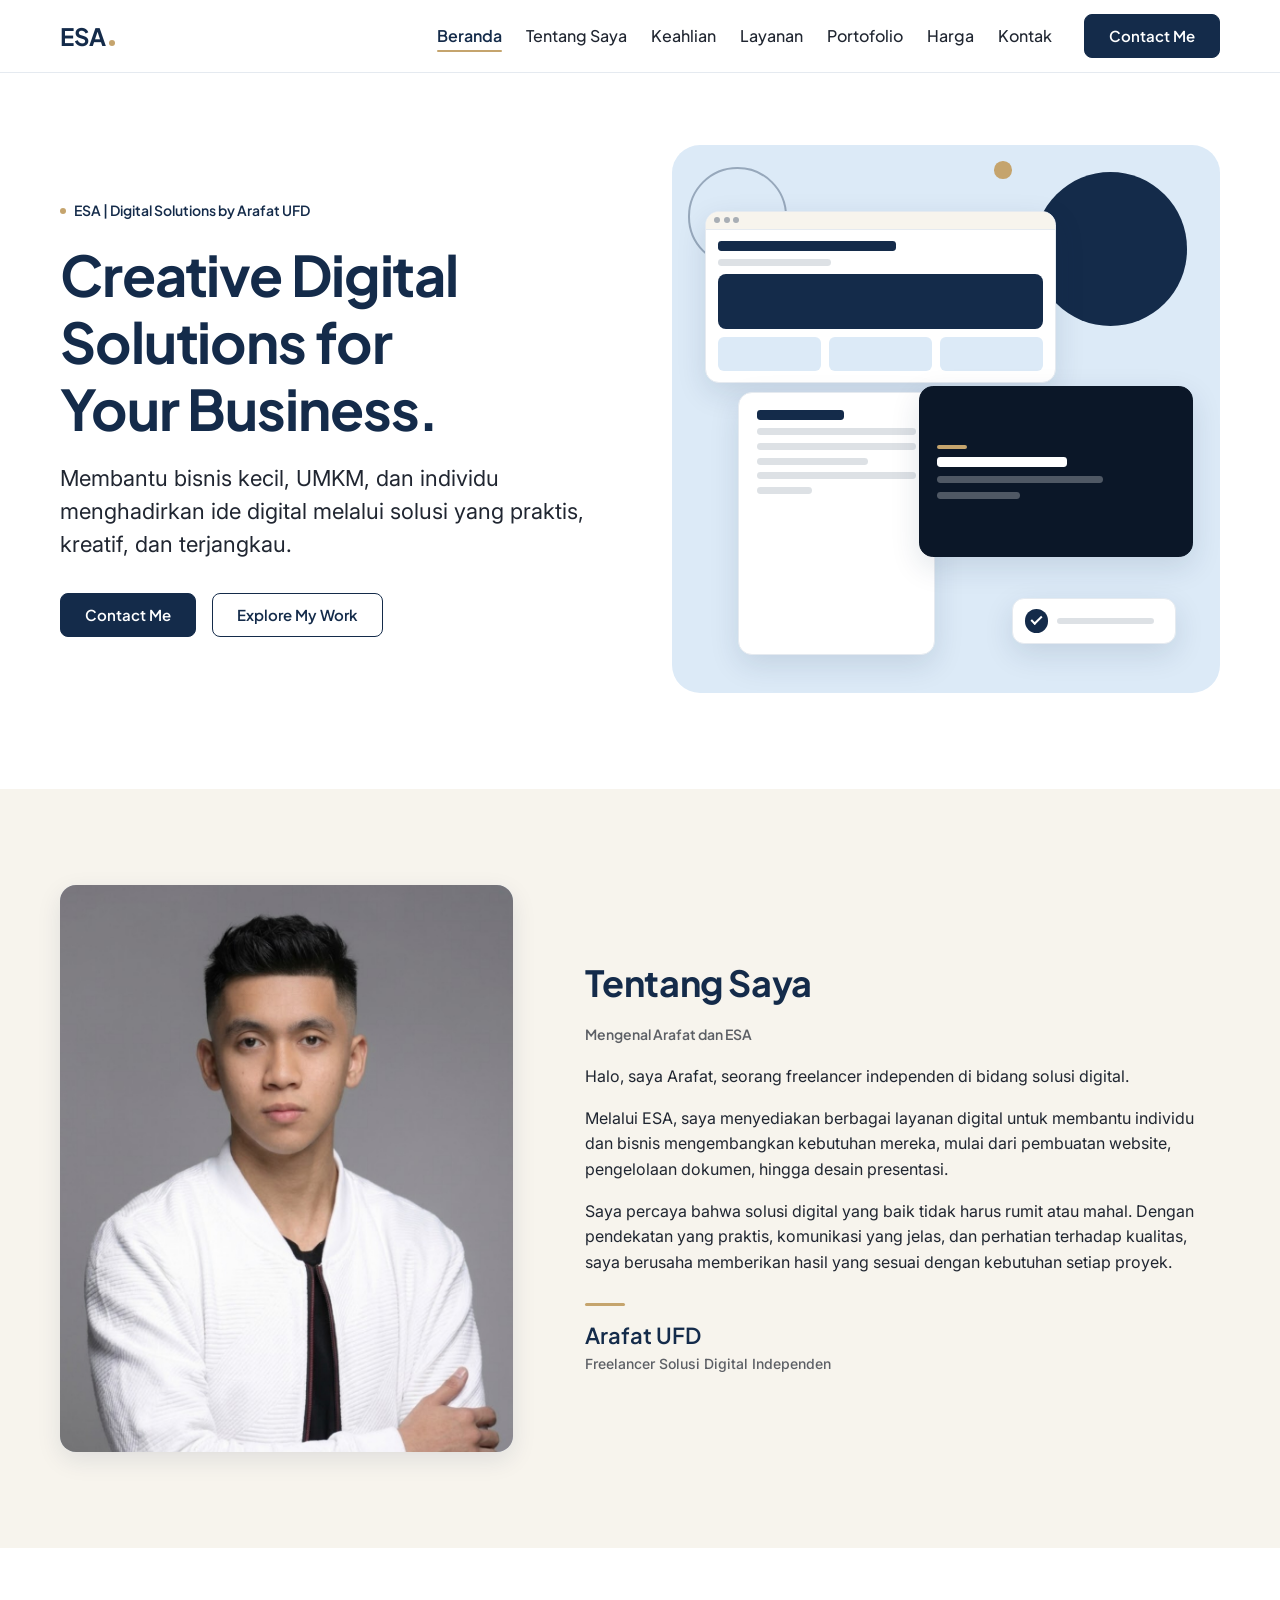
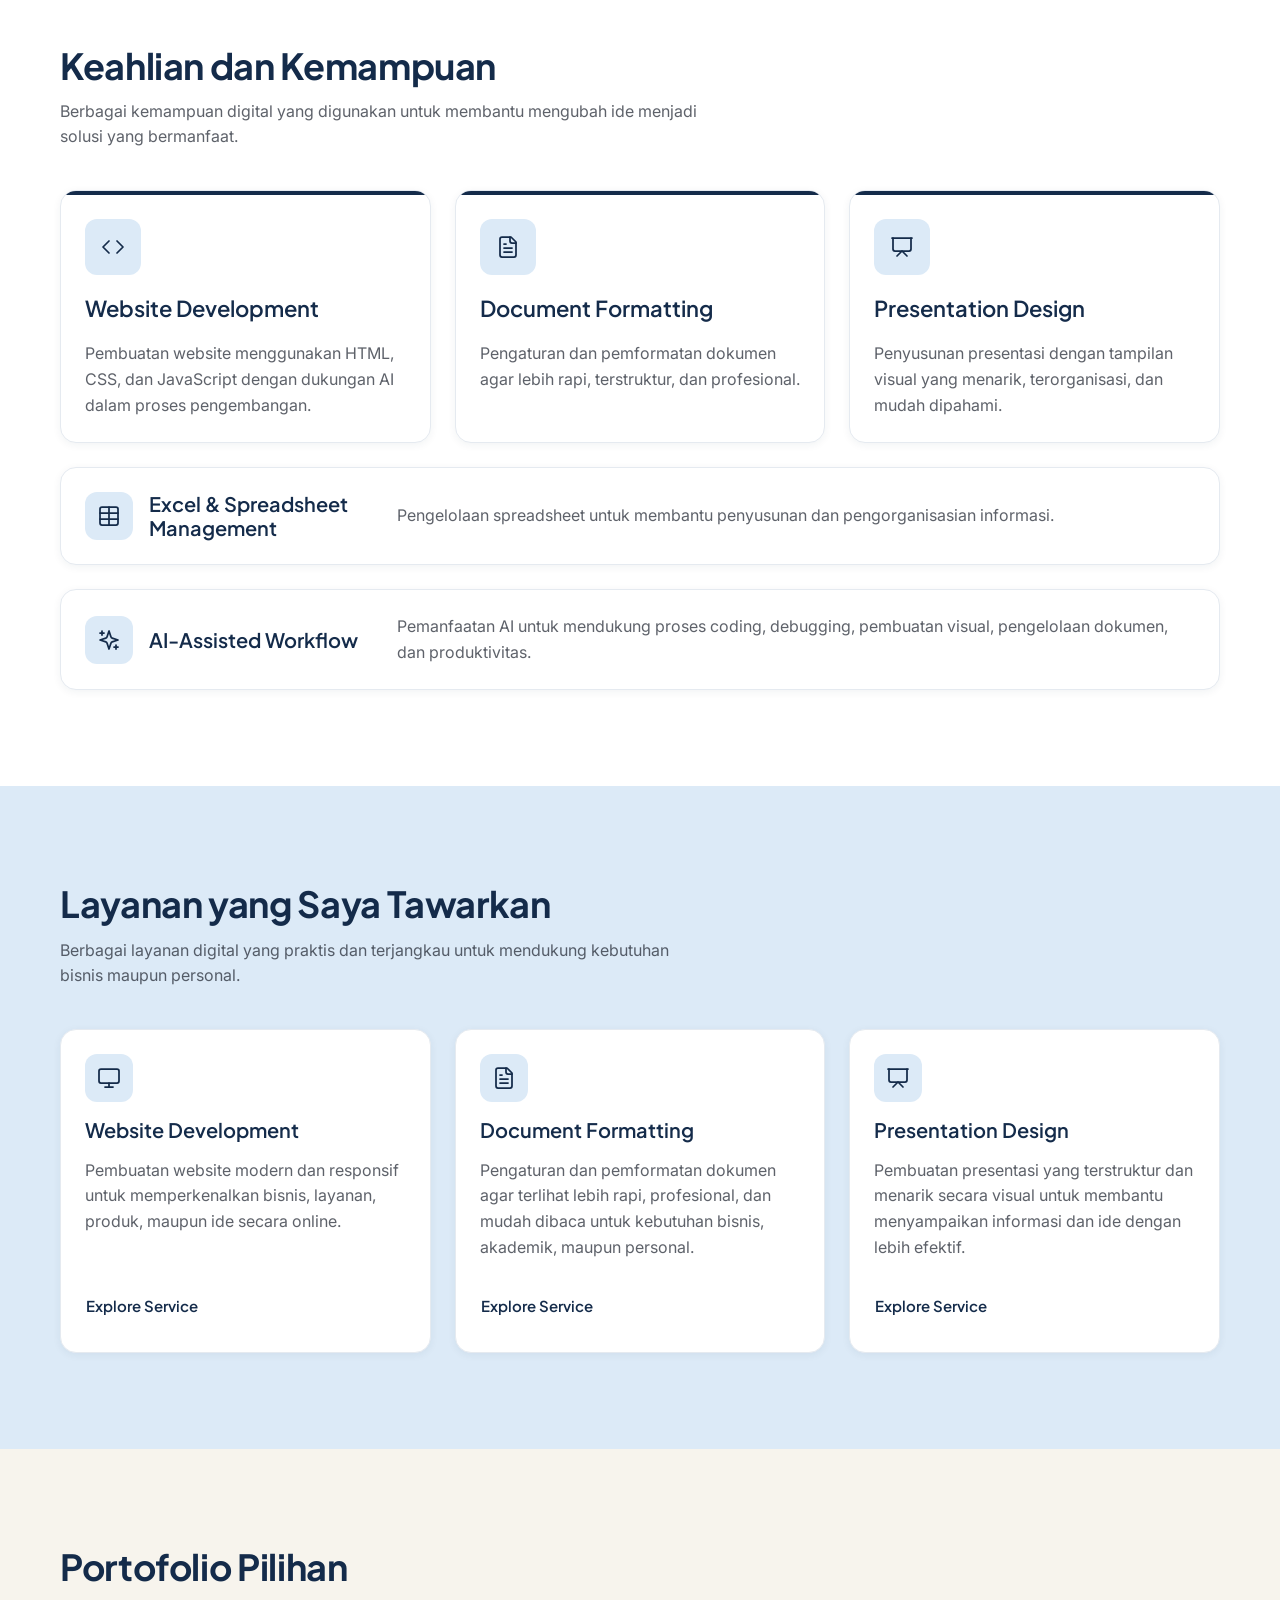
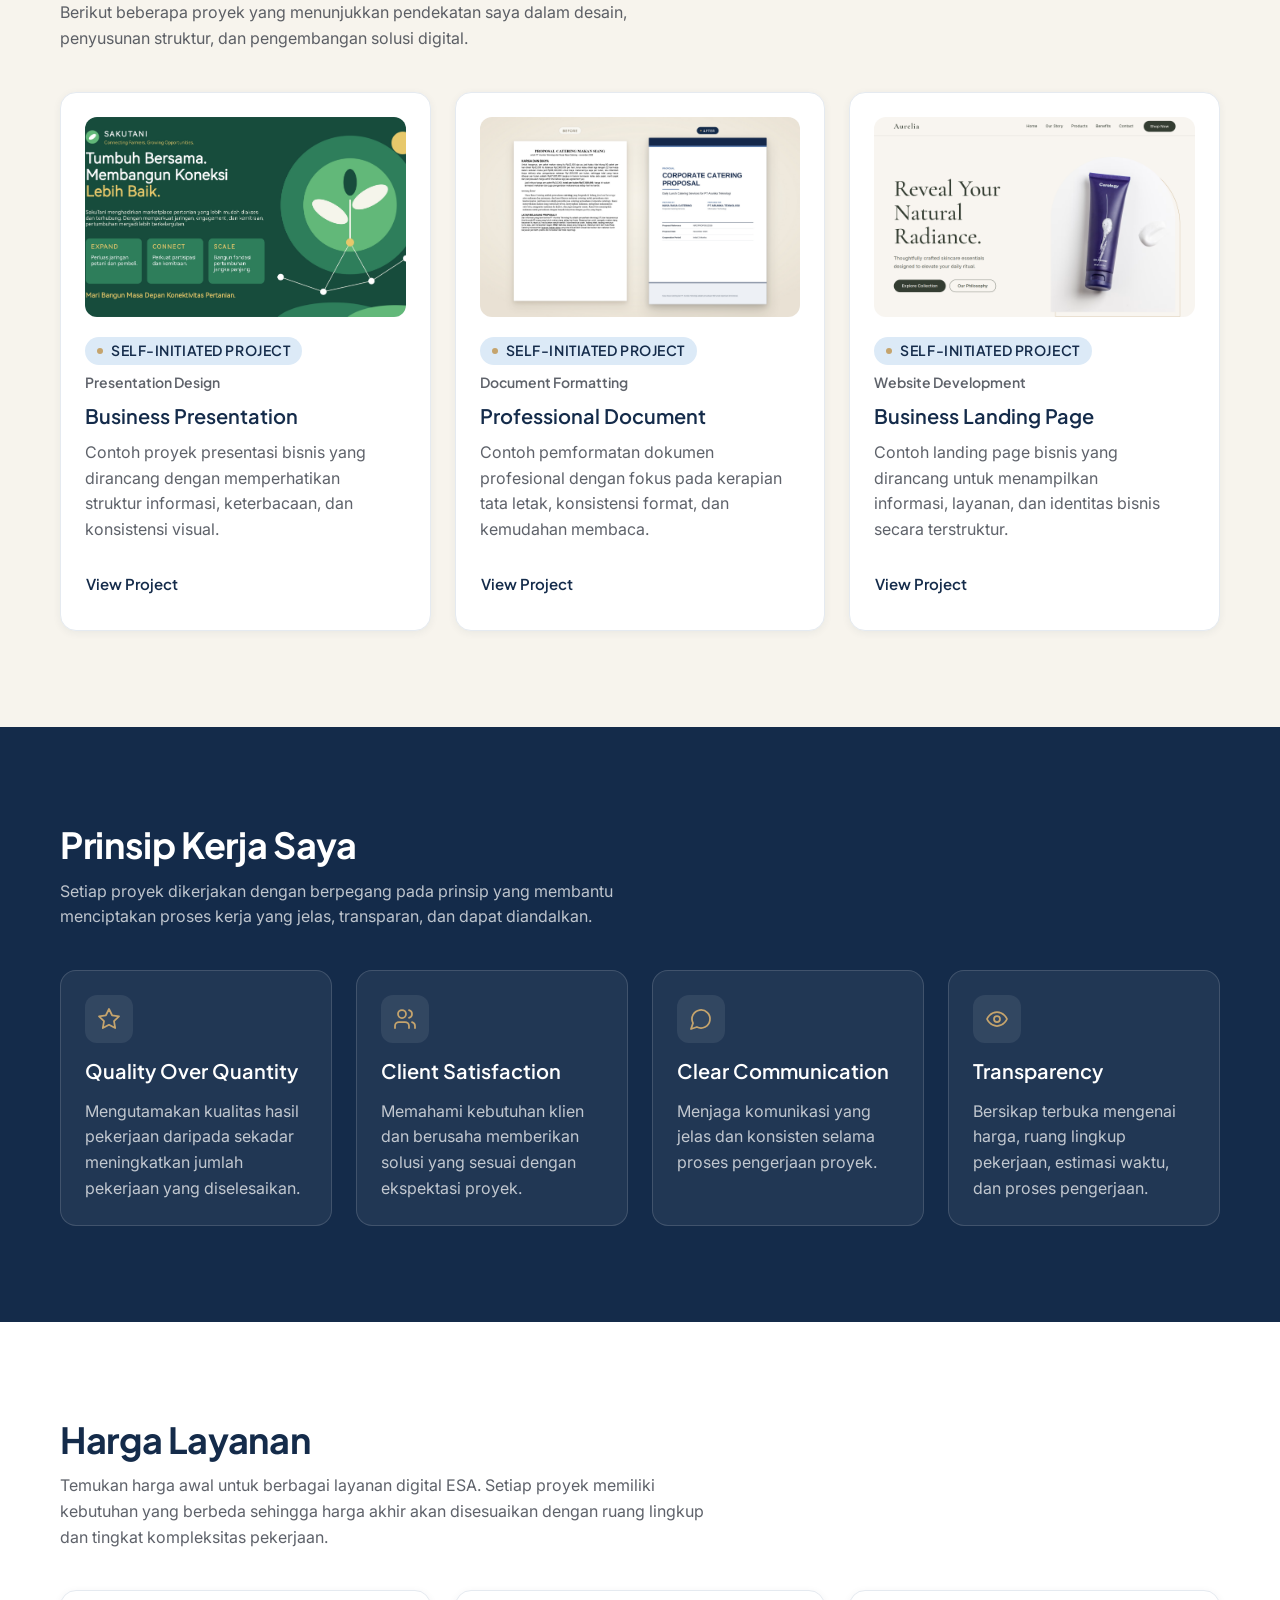
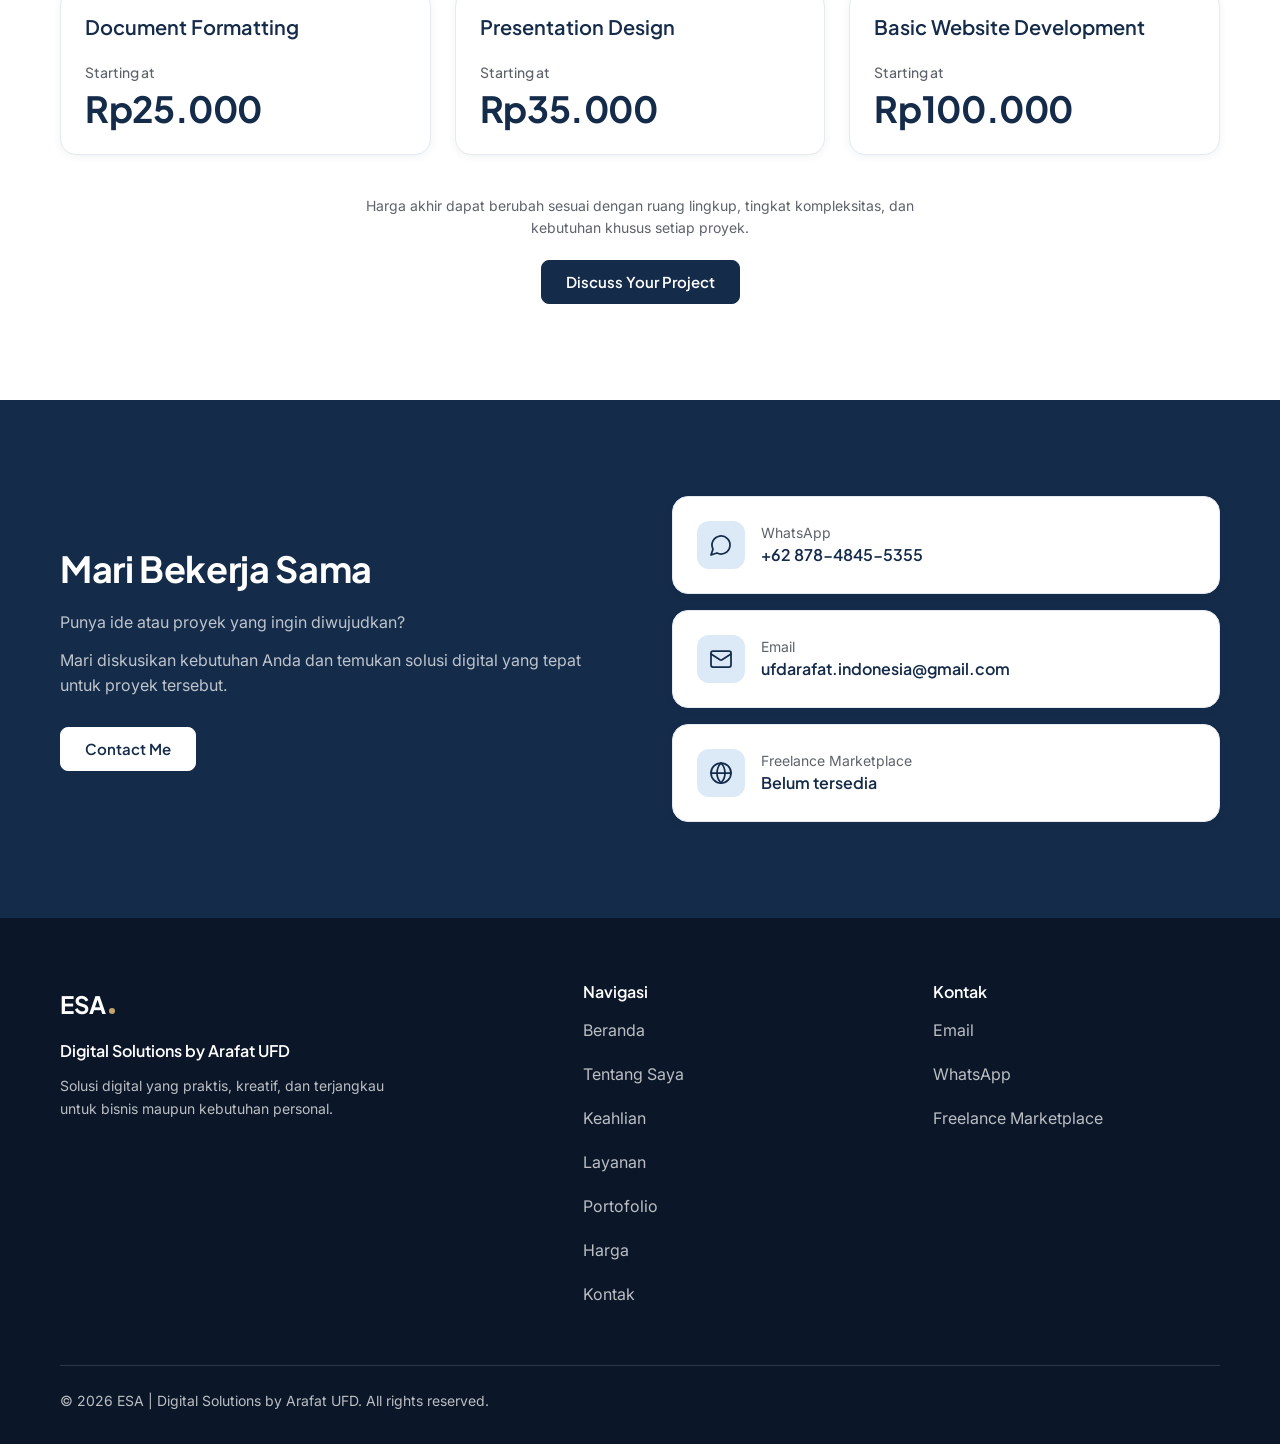
<file: index.html>
<!DOCTYPE html>
<html lang="id">
<head>
  <meta charset="utf-8">
  <meta name="viewport" content="width=device-width, initial-scale=1">

  <title>ESA | Digital Solutions by Arafat UFD</title>
  <meta name="description" content="Membantu bisnis kecil, UMKM, dan individu menghadirkan ide digital melalui solusi yang praktis, kreatif, dan terjangkau.">
  <meta name="theme-color" content="#142B4A">
  <link rel="canonical" href="https://arafatufd.github.io/esa-aud-portofolio/">

  <!-- Open Graph (social sharing) -->
  <meta property="og:type" content="website">
  <meta property="og:locale" content="id_ID">
  <meta property="og:title" content="ESA | Digital Solutions by Arafat UFD">
  <meta property="og:description" content="Solusi digital yang praktis, kreatif, dan terjangkau untuk bisnis maupun kebutuhan personal.">
  <meta property="og:url" content="https://arafatufd.github.io/esa-aud-portofolio/">
  <meta property="og:image" content="https://arafatufd.github.io/esa-aud-portofolio/assets/img/og-image.png">
  <meta property="og:image:width" content="1200">
  <meta property="og:image:height" content="630">
  <meta property="og:image:alt" content="ESA | Digital Solutions by Arafat UFD">
  <meta name="twitter:card" content="summary_large_image">

  <!-- Favicon (created in Phase 10) -->
  <link rel="icon" href="assets/img/favicon.svg" type="image/svg+xml">

  <!-- Fonts: Plus Jakarta Sans (headings, navigation, buttons, labels) and Inter (body text) -->
  <link rel="preconnect" href="https://fonts.googleapis.com">
  <link rel="preconnect" href="https://fonts.gstatic.com" crossorigin>
  <link rel="stylesheet" href="https://fonts.googleapis.com/css2?family=Inter:wght@400;500;600;700&amp;family=Plus+Jakarta+Sans:wght@500;600;700&amp;display=swap">

  <!-- Styles (order matters) -->
  <link rel="stylesheet" href="assets/css/tokens.css">
  <link rel="stylesheet" href="assets/css/base.css">
  <link rel="stylesheet" href="assets/css/components.css">
  <link rel="stylesheet" href="assets/css/sections.css">

  <!--
    CONTACT DETAILS CONTRACT (used by assets/js/main.js, created in Phase 4)
    Contact details are NOT written in this file. They live in assets/js/config.js.
      - Elements with data-link="whatsapp | email | marketplace" receive their href from config.js.
      - Elements with data-text="whatsapp | email | marketplace" receive their visible text from config.js.
    Until config.js holds real values, links fall back to "#contact" and the
    placeholder text stays visible, for example [PLACEHOLDER — WHATSAPP NUMBER].

    MENU BUTTON LABELS (used by main.js): the toggle's aria-label alternates
    between "Buka menu" (closed) and "Tutup menu" (open).
  -->
</head>

<body>
  <a class="skip-link" href="#main">Langsung ke konten utama</a>

  <!-- ======================================================================
       NAVIGASI
       ====================================================================== -->
  <header class="navbar">
    <div class="navbar__inner container">
      <a class="wordmark" href="#home" aria-label="ESA, kembali ke atas">
        <span class="wordmark__text">ESA</span>
        <span class="wordmark__accent" aria-hidden="true"></span>
      </a>

      <button class="navbar__toggle" type="button" aria-expanded="false" aria-controls="site-menu" aria-label="Buka menu">
        <span class="navbar__toggle-icon" aria-hidden="true"></span>
      </button>

      <nav class="navbar__menu" id="site-menu" aria-label="Menu utama">
        <ul class="navbar__links">
          <li><a class="navbar__link" href="#home">Beranda</a></li>
          <li><a class="navbar__link" href="#about">Tentang Saya</a></li>
          <li><a class="navbar__link" href="#skills">Keahlian</a></li>
          <li><a class="navbar__link" href="#services">Layanan</a></li>
          <li><a class="navbar__link" href="#portfolio">Portofolio</a></li>
          <li><a class="navbar__link" href="#pricing">Harga</a></li>
          <li><a class="navbar__link" href="#contact">Kontak</a></li>
        </ul>
        <a class="btn btn--primary navbar__cta" href="#contact" data-link="whatsapp">Contact Me</a>
      </nav>
    </div>
  </header>

  <main id="main" tabindex="-1">

    <!-- ====================================================================
         HERO
         ==================================================================== -->
    <section class="section hero" id="home" aria-labelledby="hero-title">
      <div class="container hero__inner">
        <div class="hero__content">
          <p class="hero__label">ESA | Digital Solutions by Arafat UFD</p>
          <h1 class="hero__title" id="hero-title">Creative Digital Solutions for Your Business.</h1>
          <p class="hero__subtitle">Membantu bisnis kecil, UMKM, dan individu menghadirkan ide digital melalui solusi yang praktis, kreatif, dan terjangkau.</p>
          <div class="btn-group hero__actions">
            <a class="btn btn--primary" href="#contact" data-link="whatsapp">Contact Me</a>
            <a class="btn btn--secondary" href="#portfolio">Explore My Work</a>
          </div>
        </div>

        <div class="hero__visual">
          <!-- Decorative composition: website preview, slide, document page, floating chip, shapes -->
          <div class="hero-art" aria-hidden="true">
            <span class="hero-art__backdrop"></span>
            <span class="hero-art__shape hero-art__shape--circle"></span>
            <span class="hero-art__shape hero-art__shape--ring"></span>
            <span class="hero-art__shape hero-art__shape--dot"></span>

            <div class="mock mock--web">
              <div class="mock__bar"><i class="mock__dot"></i><i class="mock__dot"></i><i class="mock__dot"></i></div>
              <div class="mock__body">
                <span class="mock__line mock__line--title"></span>
                <span class="mock__line mock__line--short"></span>
                <span class="mock__block"></span>
                <div class="mock__row"><span class="mock__tile"></span><span class="mock__tile"></span><span class="mock__tile"></span></div>
              </div>
            </div>

            <div class="mock mock--slide">
              <span class="mock__accent"></span>
              <span class="mock__line mock__line--title"></span>
              <span class="mock__line mock__line--mid"></span>
              <span class="mock__line mock__line--short"></span>
            </div>

            <div class="mock mock--doc">
              <span class="mock__line mock__line--title"></span>
              <span class="mock__line"></span>
              <span class="mock__line"></span>
              <span class="mock__line mock__line--mid"></span>
              <span class="mock__line"></span>
              <span class="mock__line mock__line--short"></span>
            </div>

            <div class="mock mock--float">
              <span class="mock__check"></span>
              <span class="mock__line mock__line--mid"></span>
            </div>
          </div>
        </div>
      </div>
    </section>

    <!-- ====================================================================
         TENTANG SAYA
         ==================================================================== -->
    <section class="section about" id="about" aria-labelledby="about-title">
      <div class="container about__grid">
        <div class="about__photo">
          <div class="media media--portrait">
            <img src="assets/img/personal-images/Arafat UFD - Photo.jpg" alt="Foto Arafat UFD" width="800" height="1000"> 
          </div>
        </div>

        <div class="about__content">
          <h2 id="about-title">Tentang Saya</h2>
          <p class="tag">Mengenal Arafat dan ESA</p>
          <div class="about__body">
            <p>Halo, saya Arafat, seorang freelancer independen di bidang solusi digital.</p>
            <p>Melalui ESA, saya menyediakan berbagai layanan digital untuk membantu individu dan bisnis mengembangkan kebutuhan mereka, mulai dari pembuatan website, pengelolaan dokumen, hingga desain presentasi.</p>
            <p>Saya percaya bahwa solusi digital yang baik tidak harus rumit atau mahal. Dengan pendekatan yang praktis, komunikasi yang jelas, dan perhatian terhadap kualitas, saya berusaha memberikan hasil yang sesuai dengan kebutuhan setiap proyek.</p>
          </div>
          <div class="about__identity">
            <span class="gold-rule" aria-hidden="true"></span>
            <p class="about__name">Arafat UFD</p>
            <p class="about__role">Freelancer Solusi Digital Independen</p>
          </div>
        </div>
      </div>
    </section>

    <!-- ====================================================================
         KEAHLIAN
         ==================================================================== -->
    <section class="section skills" id="skills" aria-labelledby="skills-title">
      <div class="container">
        <header class="section-heading">
          <h2 class="section-heading__title" id="skills-title">Keahlian dan Kemampuan</h2>
          <p class="section-heading__intro">Berbagai kemampuan digital yang digunakan untuk membantu mengubah ide menjadi solusi yang bermanfaat.</p>
        </header>

        <!-- Core skills -->
        <div class="cards-3 skills__core">
          <article class="card skill-card skill-card--core">
            <span class="icon-box" aria-hidden="true">
              <svg class="icon" viewBox="0 0 24 24" focusable="false"><polyline points="16 18 22 12 16 6"/><polyline points="8 6 2 12 8 18"/></svg>
            </span>
            <h3 class="card__title">Website Development</h3>
            <p class="card__text">Pembuatan website menggunakan HTML, CSS, dan JavaScript dengan dukungan AI dalam proses pengembangan.</p>
          </article>

          <article class="card skill-card skill-card--core">
            <span class="icon-box" aria-hidden="true">
              <svg class="icon" viewBox="0 0 24 24" focusable="false"><path d="M15 2H6a2 2 0 0 0-2 2v16a2 2 0 0 0 2 2h12a2 2 0 0 0 2-2V7Z"/><path d="M14 2v4a2 2 0 0 0 2 2h4"/><path d="M10 9H8"/><path d="M16 13H8"/><path d="M16 17H8"/></svg>
            </span>
            <h3 class="card__title">Document Formatting</h3>
            <p class="card__text">Pengaturan dan pemformatan dokumen agar lebih rapi, terstruktur, dan profesional.</p>
          </article>

          <article class="card skill-card skill-card--core">
            <span class="icon-box" aria-hidden="true">
              <svg class="icon" viewBox="0 0 24 24" focusable="false"><path d="M2 3h20"/><path d="M21 3v11a2 2 0 0 1-2 2H5a2 2 0 0 1-2-2V3"/><path d="m7 21 5-5 5 5"/></svg>
            </span>
            <h3 class="card__title">Presentation Design</h3>
            <p class="card__text">Penyusunan presentasi dengan tampilan visual yang menarik, terorganisasi, dan mudah dipahami.</p>
          </article>
        </div>

        <!-- Supporting skills -->
        <article class="card skill-card skill-card--support skills__support">
          <div class="skill-card__head">
            <span class="icon-box" aria-hidden="true">
              <svg class="icon" viewBox="0 0 24 24" focusable="false"><path d="M12 3v18"/><rect width="18" height="18" x="3" y="3" rx="2"/><path d="M3 9h18"/><path d="M3 15h18"/></svg>
            </span>
            <h3 class="card__title">Excel &amp; Spreadsheet Management</h3>
          </div>
          <p class="card__text skill-card__items">Pengelolaan spreadsheet untuk membantu penyusunan dan pengorganisasian informasi.</p>
        </article>

        <article class="card skill-card skill-card--support skills__support">
          <div class="skill-card__head">
            <span class="icon-box" aria-hidden="true">
              <svg class="icon" viewBox="0 0 24 24" focusable="false"><path d="m12 3-1.912 5.813a2 2 0 0 1-1.275 1.275L3 12l5.813 1.912a2 2 0 0 1 1.275 1.275L12 21l1.912-5.813a2 2 0 0 1 1.275-1.275L21 12l-5.813-1.912a2 2 0 0 1-1.275-1.275L12 3Z"/><path d="M5 3v4"/><path d="M19 17v4"/><path d="M3 5h4"/><path d="M17 19h4"/></svg>
            </span>
            <h3 class="card__title">AI-Assisted Workflow</h3>
          </div>
          <p class="card__text skill-card__items">Pemanfaatan AI untuk mendukung proses coding, debugging, pembuatan visual, pengelolaan dokumen, dan produktivitas.</p>
        </article>
      </div>
    </section>

    <!-- ====================================================================
         LAYANAN
         ==================================================================== -->
    <section class="section services" id="services" aria-labelledby="services-title">
      <div class="container">
        <header class="section-heading">
          <h2 class="section-heading__title" id="services-title">Layanan yang Saya Tawarkan</h2>
          <p class="section-heading__intro">Berbagai layanan digital yang praktis dan terjangkau untuk mendukung kebutuhan bisnis maupun personal.</p>
        </header>

        <div class="cards-3">
          <article class="card service-card">
            <span class="icon-box" aria-hidden="true">
              <svg class="icon" viewBox="0 0 24 24" focusable="false"><rect width="20" height="14" x="2" y="3" rx="2"/><line x1="8" x2="16" y1="21" y2="21"/><line x1="12" x2="12" y1="17" y2="21"/></svg>
            </span>
            <h3 class="card__title">Website Development</h3>
            <p class="card__text">Pembuatan website modern dan responsif untuk memperkenalkan bisnis, layanan, produk, maupun ide secara online.</p>
            <div class="card__footer">
              <a class="btn btn--text" href="services/website-development.html">Explore Service<span class="visually-hidden">: Website Development</span></a>
            </div>
          </article>

          <article class="card service-card">
            <span class="icon-box" aria-hidden="true">
              <svg class="icon" viewBox="0 0 24 24" focusable="false"><path d="M15 2H6a2 2 0 0 0-2 2v16a2 2 0 0 0 2 2h12a2 2 0 0 0 2-2V7Z"/><path d="M14 2v4a2 2 0 0 0 2 2h4"/><path d="M10 9H8"/><path d="M16 13H8"/><path d="M16 17H8"/></svg>
            </span>
            <h3 class="card__title">Document Formatting</h3>
            <p class="card__text">Pengaturan dan pemformatan dokumen agar terlihat lebih rapi, profesional, dan mudah dibaca untuk kebutuhan bisnis, akademik, maupun personal.</p>
            <div class="card__footer">
              <a class="btn btn--text" href="services/document-formatting.html">Explore Service<span class="visually-hidden">: Document Formatting</span></a>
            </div>
          </article>

          <article class="card service-card">
            <span class="icon-box" aria-hidden="true">
              <svg class="icon" viewBox="0 0 24 24" focusable="false"><path d="M2 3h20"/><path d="M21 3v11a2 2 0 0 1-2 2H5a2 2 0 0 1-2-2V3"/><path d="m7 21 5-5 5 5"/></svg>
            </span>
            <h3 class="card__title">Presentation Design</h3>
            <p class="card__text">Pembuatan presentasi yang terstruktur dan menarik secara visual untuk membantu menyampaikan informasi dan ide dengan lebih efektif.</p>
            <div class="card__footer">
              <a class="btn btn--text" href="services/presentation-design.html">Explore Service<span class="visually-hidden">: Presentation Design</span></a>
            </div>
          </article>
        </div>
      </div>
    </section>

    <!-- ====================================================================
         PORTOFOLIO
         ==================================================================== -->
    <section class="section portfolio" id="portfolio" aria-labelledby="portfolio-title">
      <div class="container">
        <header class="section-heading">
          <h2 class="section-heading__title" id="portfolio-title">Portofolio Pilihan</h2>
          <p class="section-heading__intro">Berikut beberapa proyek yang menunjukkan pendekatan saya dalam desain, penyusunan struktur, dan pengembangan solusi digital.</p>
        </header>

        <div class="cards-3">
          <!-- PLACEHOLDER: replace each .placeholder with an <img> once project previews exist. -->
          <article class="card project-card">
            <div class="media">
              <img src="assets/img/business-presentation/project-002-hero.jpg" alt="Business Presentationt">
            </div>
            <div class="project-card__body">
              <div class="project-card__meta">
                <span class="badge">Self-Initiated Project</span>
                <span class="tag">Presentation Design</span>
              </div>
              <h3 class="card__title">Business Presentation</h3>
              <p class="card__text">Contoh proyek presentasi bisnis yang dirancang dengan memperhatikan struktur informasi, keterbacaan, dan konsistensi visual.</p>
              <div class="card__footer">
                <a class="btn btn--text" href="projects/business-presentation.html">View Project<span class="visually-hidden">: Business Presentation</span></a>
              </div>
            </div>
          </article>

          <article class="card project-card">
            <div class="media">
              <img src="assets/img/professional-document/project-001-hero.jpg" alt="Professional Document">
            </div>
            <div class="project-card__body">
              <div class="project-card__meta">
                <span class="badge">Self-Initiated Project</span>
                <span class="tag">Document Formatting</span>
              </div>
              <h3 class="card__title">Professional Document</h3>
              <p class="card__text">Contoh pemformatan dokumen profesional dengan fokus pada kerapian tata letak, konsistensi format, dan kemudahan membaca.</p>
              <div class="card__footer">
                <a class="btn btn--text" href="projects/professional-document.html">View Project<span class="visually-hidden">: Professional Document</span></a>
              </div>
            </div>
          </article>

          <article class="card project-card">
            <div class="media">
              <img src="assets/img/business-landing-page/project-003-hero.jpg" alt="Professional Document">
            </div>
            <div class="project-card__body">
              <div class="project-card__meta">
                <span class="badge">Self-Initiated Project</span>
                <span class="tag">Website Development</span>
              </div>
              <h3 class="card__title">Business Landing Page</h3>
              <p class="card__text">Contoh landing page bisnis yang dirancang untuk menampilkan informasi, layanan, dan identitas bisnis secara terstruktur.</p>
              <div class="card__footer">
                <a class="btn btn--text" href="projects/business-landing-page.html">View Project<span class="visually-hidden">: Business Landing Page</span></a>
              </div>
            </div>
          </article>
        </div>
      </div>
    </section>

    <!-- ====================================================================
         PRINSIP KERJA
         ==================================================================== -->
    <section class="section principles on-dark" id="principles" aria-labelledby="principles-title">
      <div class="container">
        <header class="section-heading">
          <h2 class="section-heading__title" id="principles-title">Prinsip Kerja Saya</h2>
          <p class="section-heading__intro">Setiap proyek dikerjakan dengan berpegang pada prinsip yang membantu menciptakan proses kerja yang jelas, transparan, dan dapat diandalkan.</p>
        </header>

        <div class="cards-4">
          <article class="card card--dark">
            <span class="icon-box" aria-hidden="true">
              <svg class="icon" viewBox="0 0 24 24" focusable="false"><polygon points="12 2 15.09 8.26 22 9.27 17 14.14 18.18 21.02 12 17.77 5.82 21.02 7 14.14 2 9.27 8.91 8.26 12 2"/></svg>
            </span>
            <h3 class="card__title">Quality Over Quantity</h3>
            <p class="card__text">Mengutamakan kualitas hasil pekerjaan daripada sekadar meningkatkan jumlah pekerjaan yang diselesaikan.</p>
          </article>

          <article class="card card--dark">
            <span class="icon-box" aria-hidden="true">
              <svg class="icon" viewBox="0 0 24 24" focusable="false"><path d="M16 21v-2a4 4 0 0 0-4-4H6a4 4 0 0 0-4 4v2"/><circle cx="9" cy="7" r="4"/><path d="M22 21v-2a4 4 0 0 0-3-3.87"/><path d="M16 3.13a4 4 0 0 1 0 7.75"/></svg>
            </span>
            <h3 class="card__title">Client Satisfaction</h3>
            <p class="card__text">Memahami kebutuhan klien dan berusaha memberikan solusi yang sesuai dengan ekspektasi proyek.</p>
          </article>

          <article class="card card--dark">
            <span class="icon-box" aria-hidden="true">
              <svg class="icon" viewBox="0 0 24 24" focusable="false"><path d="M7.9 20A9 9 0 1 0 4 16.1L2 22Z"/></svg>
            </span>
            <h3 class="card__title">Clear Communication</h3>
            <p class="card__text">Menjaga komunikasi yang jelas dan konsisten selama proses pengerjaan proyek.</p>
          </article>

          <article class="card card--dark">
            <span class="icon-box" aria-hidden="true">
              <svg class="icon" viewBox="0 0 24 24" focusable="false"><path d="M2 12s3-7 10-7 10 7 10 7-3 7-10 7-10-7-10-7Z"/><circle cx="12" cy="12" r="3"/></svg>
            </span>
            <h3 class="card__title">Transparency</h3>
            <p class="card__text">Bersikap terbuka mengenai harga, ruang lingkup pekerjaan, estimasi waktu, dan proses pengerjaan.</p>
          </article>
        </div>
      </div>
    </section>

    <!-- ====================================================================
         HARGA
         ==================================================================== -->
    <section class="section pricing" id="pricing" aria-labelledby="pricing-title">
      <div class="container">
        <header class="section-heading">
          <h2 class="section-heading__title" id="pricing-title">Harga Layanan</h2>
          <p class="section-heading__intro">Temukan harga awal untuk berbagai layanan digital ESA. Setiap proyek memiliki kebutuhan yang berbeda sehingga harga akhir akan disesuaikan dengan ruang lingkup dan tingkat kompleksitas pekerjaan.</p>
        </header>

        <div class="cards-3">
          <article class="card pricing-card">
            <h3 class="card__title">Document Formatting</h3>
            <p class="price">
              <span class="price__label">Starting at</span>
              <span class="price__amount">Rp25.000</span>
            </p>
          </article>

          <article class="card pricing-card">
            <h3 class="card__title">Presentation Design</h3>
            <p class="price">
              <span class="price__label">Starting at</span>
              <span class="price__amount">Rp35.000</span>
            </p>
          </article>

          <article class="card pricing-card">
            <h3 class="card__title">Basic Website Development</h3>
            <p class="price">
              <span class="price__label">Starting at</span>
              <span class="price__amount">Rp100.000</span>
            </p>
          </article>
        </div>

        <div class="pricing__footer">
          <p class="pricing__note">Harga akhir dapat berubah sesuai dengan ruang lingkup, tingkat kompleksitas, dan kebutuhan khusus setiap proyek.</p>
          <a class="btn btn--primary" href="#contact" data-link="whatsapp">Discuss Your Project</a>
        </div>
      </div>
    </section>

    <!-- ====================================================================
         KONTAK
         ==================================================================== -->
    <section class="section contact on-dark" id="contact" aria-labelledby="contact-title">
      <div class="container contact__grid">
        <div class="contact__content">
          <h2 id="contact-title">Mari Bekerja Sama</h2>
          <div class="contact__text">
            <p>Punya ide atau proyek yang ingin diwujudkan?</p>
            <p>Mari diskusikan kebutuhan Anda dan temukan solusi digital yang tepat untuk proyek tersebut.</p>
          </div>
          <div class="contact__actions">
            <a class="btn btn--primary" href="#contact" data-link="whatsapp">Contact Me</a>
          </div>
        </div>

        <ul class="contact__channels">
          <li>
            <a class="card contact-card" href="#contact" data-link="whatsapp">
              <span class="icon-box" aria-hidden="true">
                <svg class="icon" viewBox="0 0 24 24" focusable="false"><path d="M7.9 20A9 9 0 1 0 4 16.1L2 22Z"/></svg>
              </span>
              <span class="contact-card__text">
                <span class="contact-card__label">WhatsApp</span>
                <span class="contact-card__value" data-text="whatsapp">[PLACEHOLDER — WHATSAPP NUMBER]</span>
              </span>
            </a>
          </li>
          <li>
            <a class="card contact-card" href="#contact" data-link="email">
              <span class="icon-box" aria-hidden="true">
                <svg class="icon" viewBox="0 0 24 24" focusable="false"><rect width="20" height="16" x="2" y="4" rx="2"/><path d="m22 7-8.97 5.7a1.94 1.94 0 0 1-2.06 0L2 7"/></svg>
              </span>
              <span class="contact-card__text">
                <span class="contact-card__label">Email</span>
                <span class="contact-card__value" data-text="email">[PLACEHOLDER — EMAIL ADDRESS]</span>
              </span>
            </a>
          </li>
          <li>
            <a class="card contact-card" href="#contact" data-link="marketplace">
              <span class="icon-box" aria-hidden="true">
                <svg class="icon" viewBox="0 0 24 24" focusable="false"><circle cx="12" cy="12" r="10"/><path d="M12 2a14.5 14.5 0 0 0 0 20 14.5 14.5 0 0 0 0-20"/><path d="M2 12h20"/></svg>
              </span>
              <span class="contact-card__text">
                <span class="contact-card__label">Freelance Marketplace</span>
                <span class="contact-card__value" data-text="marketplace">[PLACEHOLDER — MARKETPLACE PROFILE URL]</span>
              </span>
            </a>
          </li>
        </ul>
      </div>
    </section>

  </main>

  <!-- ======================================================================
       FOOTER
       ====================================================================== -->
  <footer class="footer on-dark">
    <div class="container">
      <div class="footer__grid">
        <div class="footer__brand">
          <a class="wordmark" href="#home" aria-label="ESA, kembali ke atas">
            <span class="wordmark__text">ESA</span>
            <span class="wordmark__accent" aria-hidden="true"></span>
          </a>
          <p class="footer__tagline">Digital Solutions by Arafat UFD</p>
          <p class="footer__description">Solusi digital yang praktis, kreatif, dan terjangkau untuk bisnis maupun kebutuhan personal.</p>
        </div>

        <nav class="footer__nav" aria-label="Navigasi footer">
          <h2 class="footer__title">Navigasi</h2>
          <ul class="footer__list">
            <li><a class="footer__link" href="#home">Beranda</a></li>
            <li><a class="footer__link" href="#about">Tentang Saya</a></li>
            <li><a class="footer__link" href="#skills">Keahlian</a></li>
            <li><a class="footer__link" href="#services">Layanan</a></li>
            <li><a class="footer__link" href="#portfolio">Portofolio</a></li>
            <li><a class="footer__link" href="#pricing">Harga</a></li>
            <li><a class="footer__link" href="#contact">Kontak</a></li>
          </ul>
        </nav>

        <div class="footer__contact">
          <h2 class="footer__title">Kontak</h2>
          <ul class="footer__list">
            <li><a class="footer__link" href="#contact" data-link="email">Email</a></li>
            <li><a class="footer__link" href="#contact" data-link="whatsapp">WhatsApp</a></li>
            <li><a class="footer__link" href="#contact" data-link="marketplace">Freelance Marketplace</a></li>
          </ul>
        </div>
      </div>

      <div class="footer__bottom">
        <p class="footer__copyright">© 2026 ESA | Digital Solutions by Arafat UFD. All rights reserved.</p>
      </div>
    </div>
  </footer>

  <!-- Scripts (created in Phase 4). config.js must load before main.js. -->
  <script src="assets/js/config.js" defer></script>
  <script src="assets/js/main.js" defer></script>
</body>
</html>
</file>
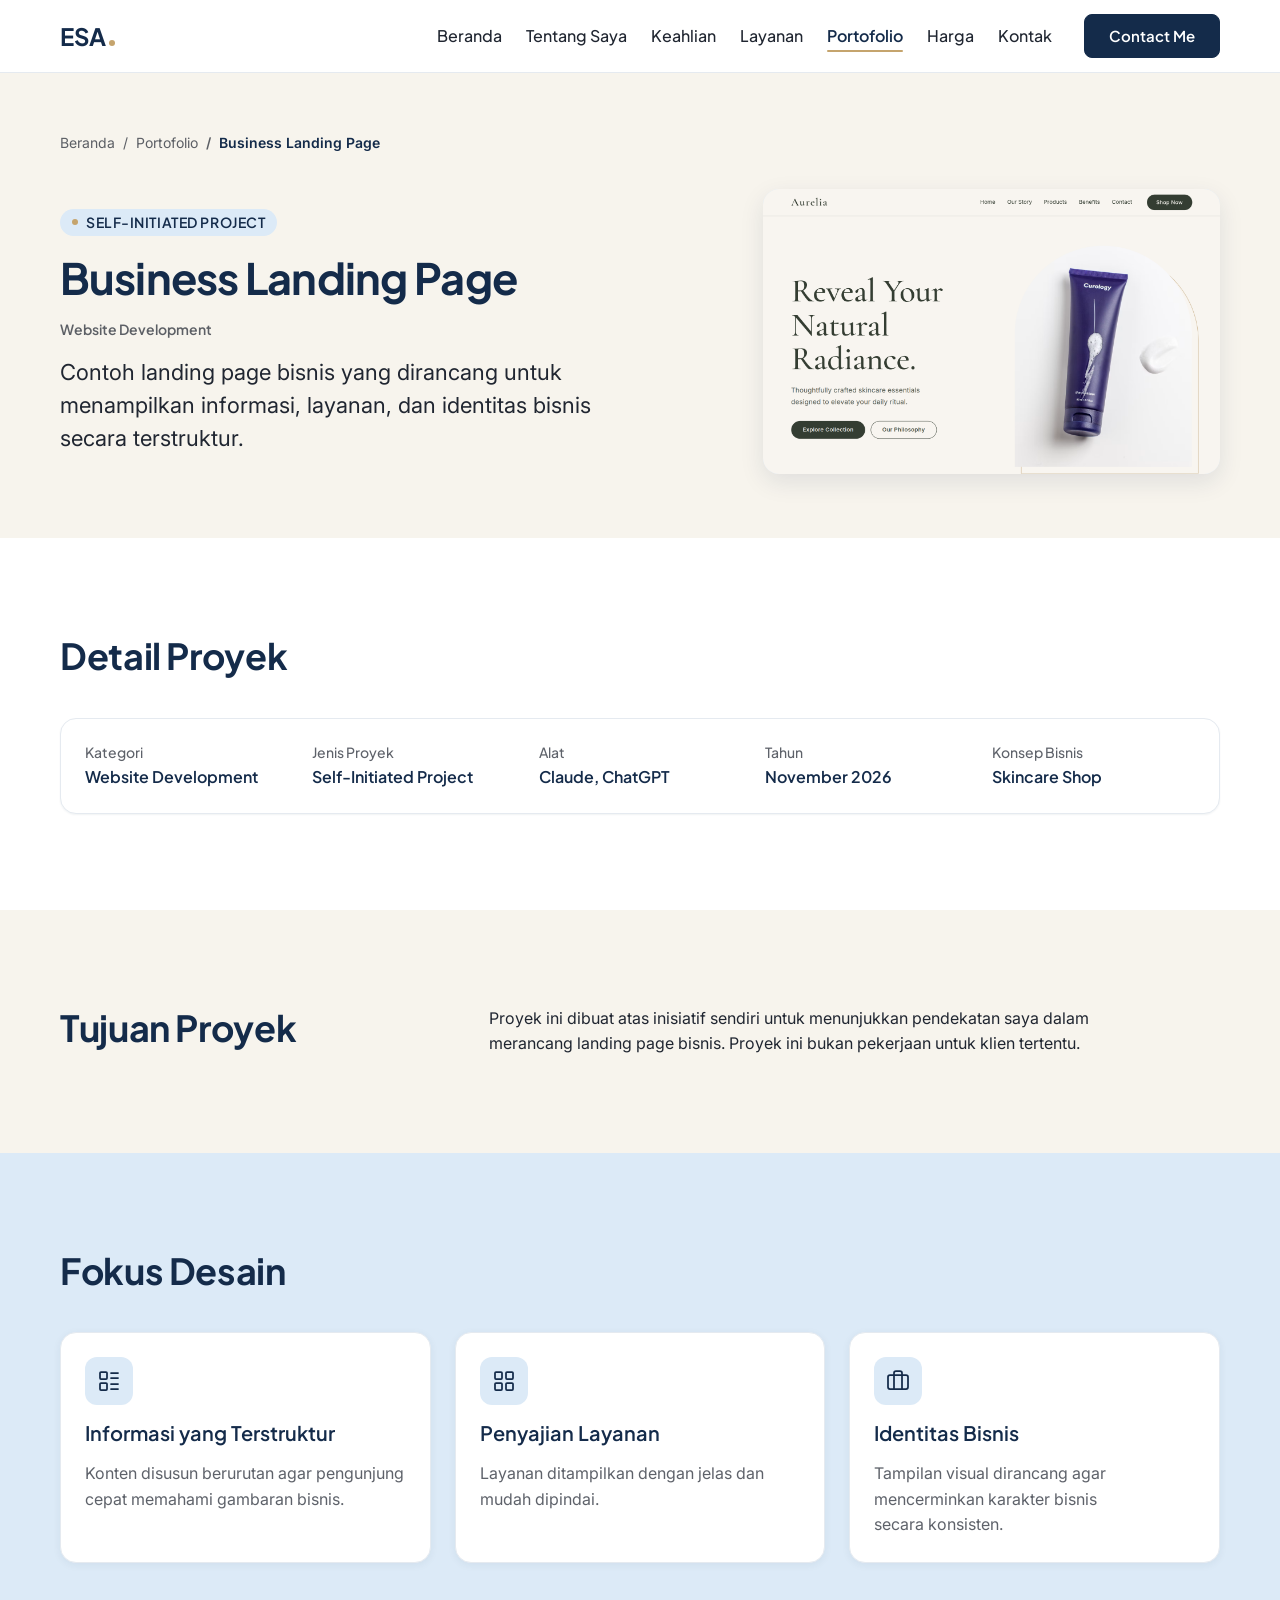
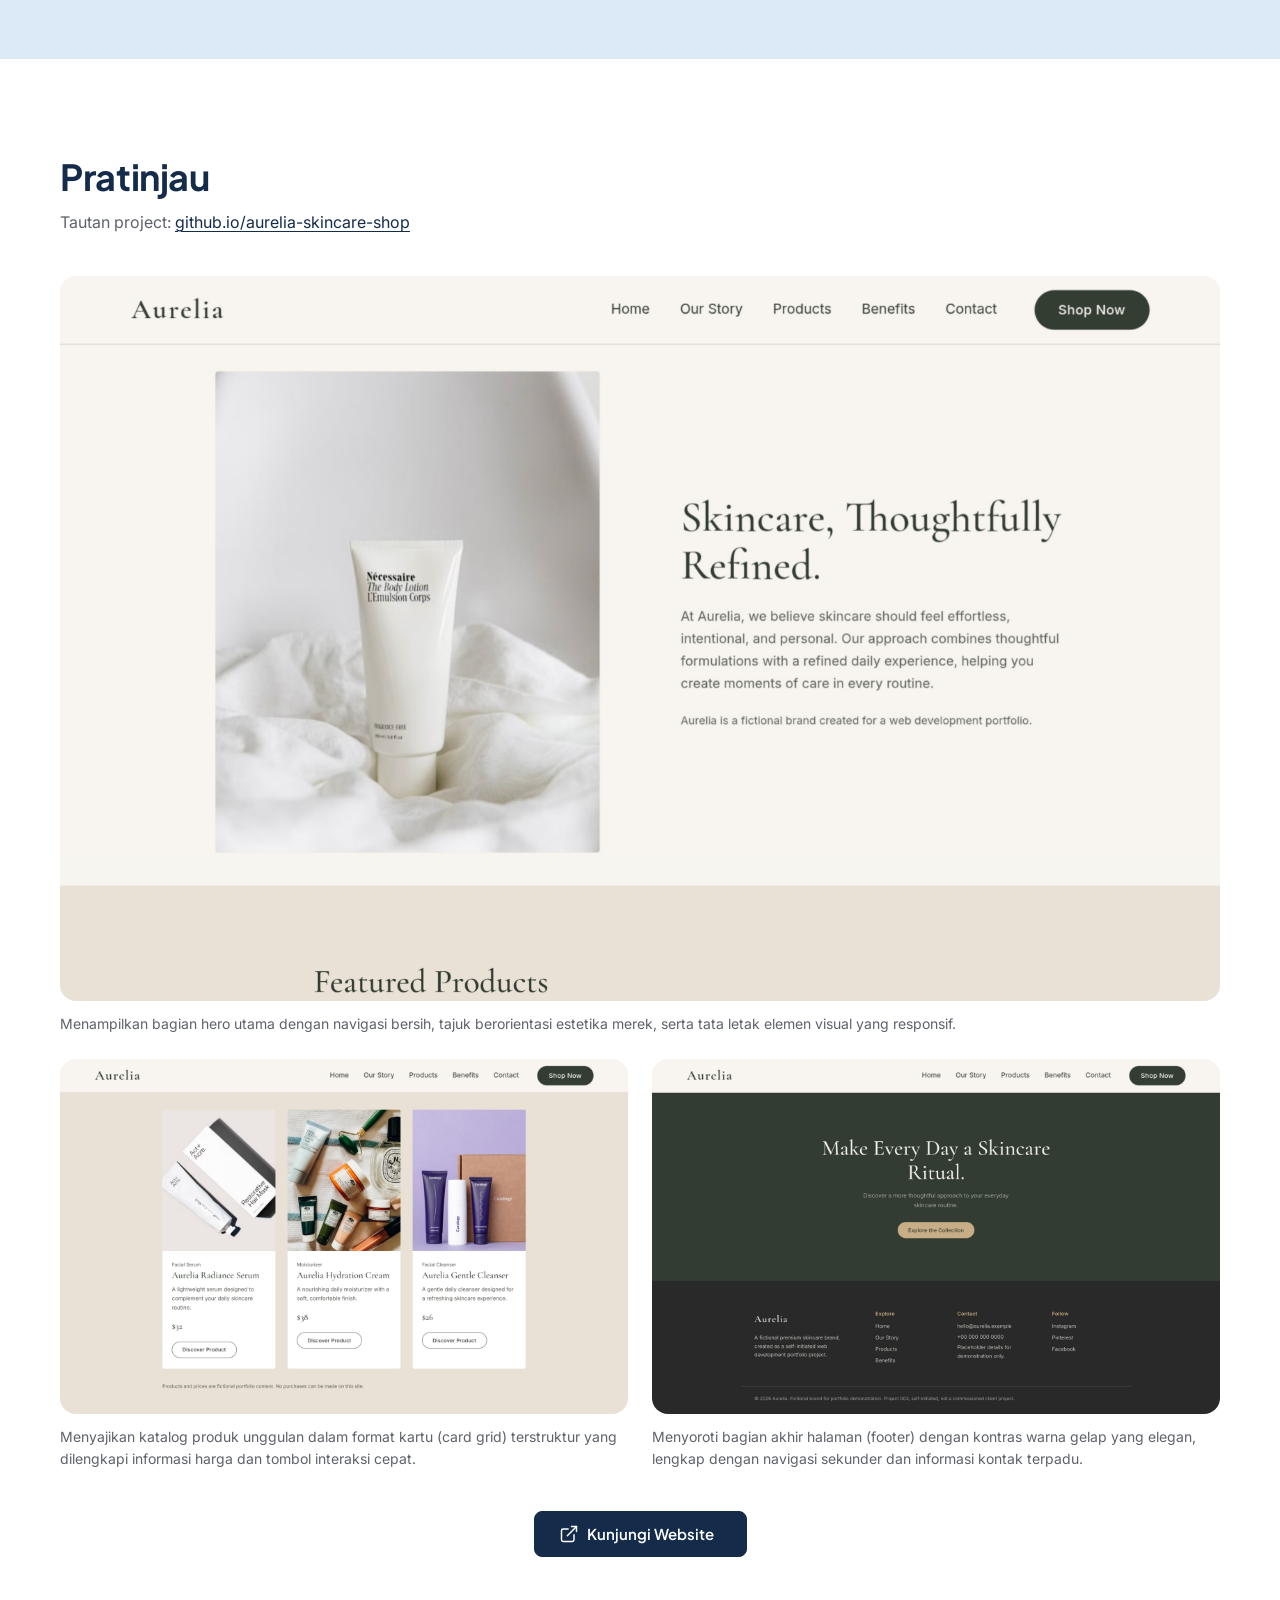
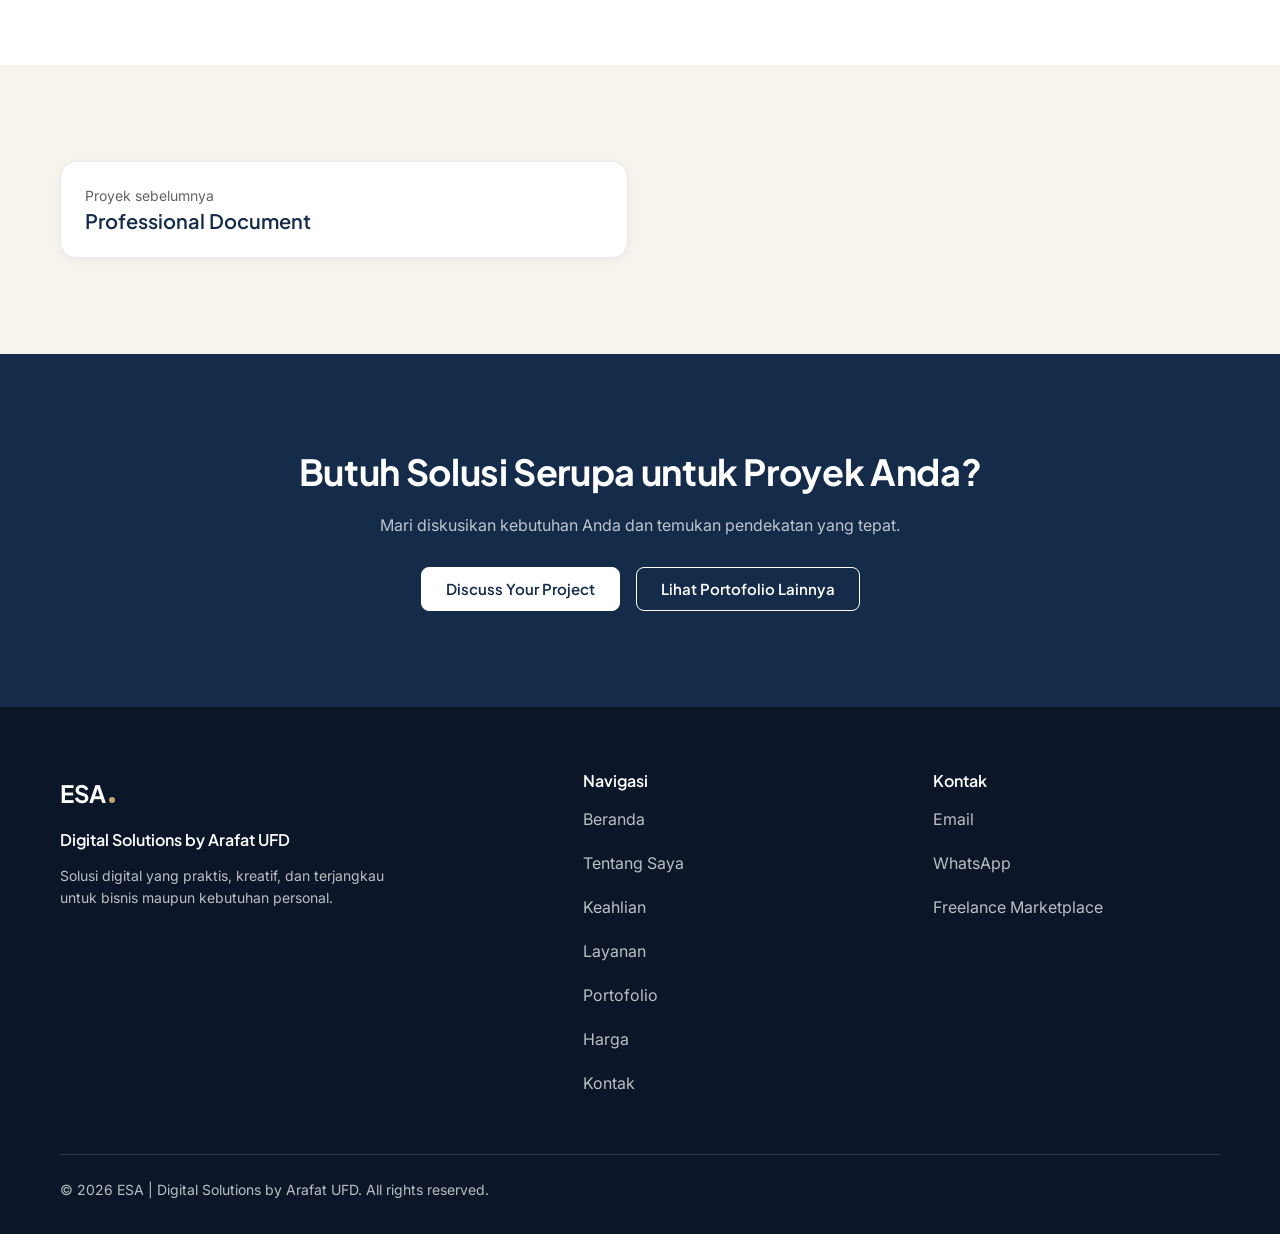
<file: projects/business-landing-page.html>
<!DOCTYPE html>
<html lang="id">
<head>
  <meta charset="utf-8">
  <meta name="viewport" content="width=device-width, initial-scale=1">

  <title>Business Landing Page | ESA | Digital Solutions by Arafat UFD</title>
  <meta name="description" content="Contoh landing page bisnis yang dirancang untuk menampilkan informasi, layanan, dan identitas bisnis secara terstruktur.">
  <meta name="theme-color" content="#142B4A">
  <link rel="canonical" href="https://arafatufd.github.io/esa-aud-portofolio/projects/business-landing-page.html">

  <!-- Open Graph (social sharing) -->
  <meta property="og:type" content="website">
  <meta property="og:locale" content="id_ID">
  <meta property="og:title" content="Business Landing Page | ESA | Digital Solutions by Arafat UFD">
  <meta property="og:description" content="Contoh landing page bisnis yang dirancang untuk menampilkan informasi, layanan, dan identitas bisnis secara terstruktur.">
  <meta property="og:url" content="https://arafatufd.github.io/esa-aud-portofolio/projects/business-landing-page.html">
  <meta property="og:image" content="https://arafatufd.github.io/esa-aud-portofolio/assets/img/og-image.png">
  <meta property="og:image:width" content="1200">
  <meta property="og:image:height" content="630">
  <meta property="og:image:alt" content="ESA | Digital Solutions by Arafat UFD">
  <meta name="twitter:card" content="summary_large_image">

  <!-- Favicon (created in Phase 10) -->
  <link rel="icon" href="../assets/img/favicon.svg" type="image/svg+xml">

  <!-- Fonts: Plus Jakarta Sans (headings, navigation, buttons, labels) and Inter (body text) -->
  <link rel="preconnect" href="https://fonts.googleapis.com">
  <link rel="preconnect" href="https://fonts.gstatic.com" crossorigin>
  <link rel="stylesheet" href="https://fonts.googleapis.com/css2?family=Inter:wght@400;500;600;700&amp;family=Plus+Jakarta+Sans:wght@500;600;700&amp;display=swap">

  <!-- Styles (order matters). Inner pages also load pages.css. -->
  <link rel="stylesheet" href="../assets/css/tokens.css">
  <link rel="stylesheet" href="../assets/css/base.css">
  <link rel="stylesheet" href="../assets/css/components.css">
  <link rel="stylesheet" href="../assets/css/sections.css">
  <link rel="stylesheet" href="../assets/css/pages.css">

  <!--
    CONTACT DETAILS: not written in this file. main.js fills every
    data-link / data-text element from assets/js/config.js. Until config.js
    holds real values, links fall back to ../index.html#contact.
  -->
</head>

<body>
  <a class="skip-link" href="#main">Langsung ke konten utama</a>

  <!-- ======================================================================
       NAVIGASI
       ====================================================================== -->
  <header class="navbar">
    <div class="navbar__inner container">
      <a class="wordmark" href="../index.html" aria-label="ESA, ke beranda">
        <span class="wordmark__text">ESA</span>
        <span class="wordmark__accent" aria-hidden="true"></span>
      </a>

      <button class="navbar__toggle" type="button" aria-expanded="false" aria-controls="site-menu" aria-label="Buka menu">
        <span class="navbar__toggle-icon" aria-hidden="true"></span>
      </button>

      <nav class="navbar__menu" id="site-menu" aria-label="Menu utama">
        <ul class="navbar__links">
          <li><a class="navbar__link" href="../index.html#home">Beranda</a></li>
          <li><a class="navbar__link" href="../index.html#about">Tentang Saya</a></li>
          <li><a class="navbar__link" href="../index.html#skills">Keahlian</a></li>
          <li><a class="navbar__link" href="../index.html#services">Layanan</a></li>
          <li><a class="navbar__link is-active" href="../index.html#portfolio" aria-current="page">Portofolio</a></li>
          <li><a class="navbar__link" href="../index.html#pricing">Harga</a></li>
          <li><a class="navbar__link" href="../index.html#contact">Kontak</a></li>
        </ul>
        <a class="btn btn--primary navbar__cta" href="../index.html#contact" data-link="whatsapp">Contact Me</a>
      </nav>
    </div>
  </header>

  <main id="main" tabindex="-1">

    <!-- ====================================================================
         HERO
         ==================================================================== -->
    <section class="page-hero" aria-labelledby="page-title">
      <div class="container">
        <nav class="breadcrumb" aria-label="Breadcrumb">
          <ol>
            <li><a class="link-plain" href="../index.html">Beranda</a></li>
            <li><a class="link-plain" href="../index.html#portfolio">Portofolio</a></li>
            <li aria-current="page">Business Landing Page</li>
          </ol>
        </nav>

        <div class="page-hero__grid page-hero__grid--split">
          <div class="page-hero__content">
            <span class="badge">Self-Initiated Project</span>
            <h1 class="page-hero__title" id="page-title">Business Landing Page</h1>
            <p class="tag">Website Development</p>
            <p class="page-hero__lead">Contoh landing page bisnis yang dirancang untuk menampilkan informasi, layanan, dan identitas bisnis secara terstruktur.</p>
          </div>

          <div class="page-hero__media">
            <!-- PLACEHOLDER: replace this .placeholder with
                 <img src="../assets/img/[project-preview-file]" alt="Pratinjau proyek Business Landing Page" width="1600" height="1000">
                 once the project preview exists. -->
            <div class="media">
              <img src="../assets/img/business-landing-page/project-003-hero.jpg" alt="Pratinjau proyek Professional Document" width="1600" height="1000">
            </div>
          </div>
        </div>
      </div>
    </section>

    <!-- ====================================================================
         DETAIL PROYEK
         ==================================================================== -->
    <section class="section detail-section" aria-labelledby="detail-title">
      <div class="container">
        <header class="section-heading">
          <h2 class="section-heading__title" id="detail-title">Detail Proyek</h2>
        </header>

        <dl class="project-meta">
          <div>
            <dt>Kategori</dt>
            <dd>Website Development</dd>
          </div>
          <div>
            <dt>Jenis Proyek</dt>
            <dd>Self-Initiated Project</dd>
          </div>
          <div>
            <dt>Alat</dt>
            <dd>Claude, ChatGPT</dd>
          </div>
          <div>
            <dt>Tahun</dt>
            <dd>November 2026</dd>
          </div>
          <div>
            <dt>Konsep Bisnis</dt>
            <dd>Skincare Shop</dd>
          </div>
        </dl>
      </div>
    </section>

    <!-- ====================================================================
         TUJUAN PROYEK
         ==================================================================== -->
    <section class="section detail-section detail-section--alt" aria-labelledby="tujuan-title">
      <div class="container split">
        <div class="split__head">
          <header class="section-heading">
            <h2 class="section-heading__title" id="tujuan-title">Tujuan Proyek</h2>
          </header>
        </div>
        <div class="split__body">
          <div class="prose">
            <p>Proyek ini dibuat atas inisiatif sendiri untuk menunjukkan pendekatan saya dalam merancang landing page bisnis. Proyek ini bukan pekerjaan untuk klien tertentu.</p>
          </div>
        </div>
      </div>
    </section>

    <!-- ====================================================================
         FOKUS DESAIN
         ==================================================================== -->
    <section class="section detail-section detail-section--soft" aria-labelledby="fokus-title">
      <div class="container">
        <header class="section-heading">
          <h2 class="section-heading__title" id="fokus-title">Fokus Desain</h2>
        </header>

        <div class="cards-3">
          <article class="card">
            <span class="icon-box" aria-hidden="true">
              <svg class="icon" viewBox="0 0 24 24" focusable="false"><rect width="7" height="7" x="3" y="3" rx="1"/><rect width="7" height="7" x="3" y="14" rx="1"/><path d="M14 4h7"/><path d="M14 9h7"/><path d="M14 15h7"/><path d="M14 20h7"/></svg>
            </span>
            <h3 class="card__title">Informasi yang Terstruktur</h3>
            <p class="card__text">Konten disusun berurutan agar pengunjung cepat memahami gambaran bisnis.</p>
          </article>

          <article class="card">
            <span class="icon-box" aria-hidden="true">
              <svg class="icon" viewBox="0 0 24 24" focusable="false"><rect width="7" height="7" x="3" y="3" rx="1"/><rect width="7" height="7" x="14" y="3" rx="1"/><rect width="7" height="7" x="14" y="14" rx="1"/><rect width="7" height="7" x="3" y="14" rx="1"/></svg>
            </span>
            <h3 class="card__title">Penyajian Layanan</h3>
            <p class="card__text">Layanan ditampilkan dengan jelas dan mudah dipindai.</p>
          </article>

          <article class="card">
            <span class="icon-box" aria-hidden="true">
              <svg class="icon" viewBox="0 0 24 24" focusable="false"><path d="M16 20V4a2 2 0 0 0-2-2h-4a2 2 0 0 0-2 2v16"/><rect width="20" height="14" x="2" y="6" rx="2"/></svg>
            </span>
            <h3 class="card__title">Identitas Bisnis</h3>
            <p class="card__text">Tampilan visual dirancang agar mencerminkan karakter bisnis secara konsisten.</p>
          </article>
        </div>
      </div>
    </section>

    <!-- ====================================================================
         PRATINJAU
         ==================================================================== -->
    <section class="section detail-section" aria-labelledby="pratinjau-title">
      <div class="container">
        <header class="section-heading">
          <h2 class="section-heading__title" id="pratinjau-title">Pratinjau</h2>
          <p class="section-heading__intro">Tautan project: <a href="https://arafatufd.github.io/esa-aud-portofolio/projects/files/aurelia-landing-page/">github.io/aurelia-skincare-shop</a></p>
        </header>

        <!-- PLACEHOLDER: replace each .placeholder with an <img> once previews exist. -->
        <div class="gallery">
          <figure class="gallery__item gallery__item--wide">
            <div class="media">
              <img src="../assets/img/business-landing-page/project-003-preview1.jpg" alt="Pratinjau proyek Professional Document" width="1600" height="1000">
            </div>
            <figcaption class="gallery__caption">Menampilkan bagian hero utama dengan navigasi bersih, tajuk berorientasi estetika merek, serta tata letak elemen visual yang responsif.</figcaption>
          </figure>

          <figure class="gallery__item">
            <div class="media">
              <img src="../assets/img/business-landing-page/project-003-preview2.jpg" alt="Pratinjau proyek Professional Document" width="1600" height="1000">
            </div>
            <figcaption class="gallery__caption">Menyajikan katalog produk unggulan dalam format kartu (card grid) terstruktur yang dilengkapi informasi harga dan tombol interaksi cepat.</figcaption>
          </figure>

          <figure class="gallery__item">
            <div class="media">
              <img src="../assets/img/business-landing-page/project-003-preview3.jpg" alt="Pratinjau proyek Professional Document" width="1600" height="1000">
            </div>
            <figcaption class="gallery__caption">Menyoroti bagian akhir halaman (footer) dengan kontras warna gelap yang elegan, lengkap dengan navigasi sekunder dan informasi kontak terpadu.</figcaption>
          </figure>
        </div>
        
        <div class="gallery__actions">
          <a class="btn btn--primary" href="files/aurelia-landing-page" type="button" disabled>
            <svg class="icon" viewBox="0 0 24 24" aria-hidden="true" focusable="false"><path d="M15 3h6v6"/><path d="M10 14 21 3"/><path d="M18 13v6a2 2 0 0 1-2 2H5a2 2 0 0 1-2-2V8a2 2 0 0 1 2-2h6"/></svg>
            Kunjungi Website<span class="visually-hidden"> membuka tab baru</span>
          </a>
          <p class="gallery__note"></p>
        </div>
      </div>
    </section>

    <!-- ====================================================================
         NAVIGASI PROYEK
         ==================================================================== -->
    <section class="section detail-section detail-section--alt" aria-labelledby="proyek-lain-title">
      <div class="container">
        <h2 class="visually-hidden" id="proyek-lain-title">Proyek lainnya</h2>
        <nav class="pager" aria-label="Proyek lainnya">
          <a class="card pager__link" href="business-landing-page.html">
            <span class="pager__label">Proyek sebelumnya</span>
            <span class="pager__title">Professional Document</span>
          </a>
        </nav>
      </div>
    </section>

    <!-- ====================================================================
         CTA
         ==================================================================== -->
    <section class="section cta-band on-dark" aria-labelledby="cta-title">
      <div class="container">
        <div class="cta-band__inner">
          <h2 id="cta-title">Butuh Solusi Serupa untuk Proyek Anda?</h2>
          <p>Mari diskusikan kebutuhan Anda dan temukan pendekatan yang tepat.</p>
          <div class="btn-group">
            <a class="btn btn--primary" href="../index.html#contact" data-link="whatsapp">Discuss Your Project</a>
            <a class="btn btn--secondary" href="../index.html#portfolio">Lihat Portofolio Lainnya</a>
          </div>
        </div>
      </div>
    </section>

  </main>

  <!-- ======================================================================
       FOOTER
       ====================================================================== -->
  <footer class="footer on-dark">
    <div class="container">
      <div class="footer__grid">
        <div class="footer__brand">
          <a class="wordmark" href="../index.html" aria-label="ESA, ke beranda">
            <span class="wordmark__text">ESA</span>
            <span class="wordmark__accent" aria-hidden="true"></span>
          </a>
          <p class="footer__tagline">Digital Solutions by Arafat UFD</p>
          <p class="footer__description">Solusi digital yang praktis, kreatif, dan terjangkau untuk bisnis maupun kebutuhan personal.</p>
        </div>

        <nav class="footer__nav" aria-label="Navigasi footer">
          <h2 class="footer__title">Navigasi</h2>
          <ul class="footer__list">
            <li><a class="footer__link" href="../index.html#home">Beranda</a></li>
            <li><a class="footer__link" href="../index.html#about">Tentang Saya</a></li>
            <li><a class="footer__link" href="../index.html#skills">Keahlian</a></li>
            <li><a class="footer__link" href="../index.html#services">Layanan</a></li>
            <li><a class="footer__link" href="../index.html#portfolio">Portofolio</a></li>
            <li><a class="footer__link" href="../index.html#pricing">Harga</a></li>
            <li><a class="footer__link" href="../index.html#contact">Kontak</a></li>
          </ul>
        </nav>

        <div class="footer__contact">
          <h2 class="footer__title">Kontak</h2>
          <ul class="footer__list">
            <li><a class="footer__link" href="../index.html#contact" data-link="email">Email</a></li>
            <li><a class="footer__link" href="../index.html#contact" data-link="whatsapp">WhatsApp</a></li>
            <li><a class="footer__link" href="../index.html#contact" data-link="marketplace">Freelance Marketplace</a></li>
          </ul>
        </div>
      </div>

      <div class="footer__bottom">
        <p class="footer__copyright">© 2026 ESA | Digital Solutions by Arafat UFD. All rights reserved.</p>
      </div>
    </div>
  </footer>

  <!-- Scripts. config.js must load before main.js. -->
  <script src="../assets/js/config.js" defer></script>
  <script src="../assets/js/main.js" defer></script>
</body>
</html>
</file>
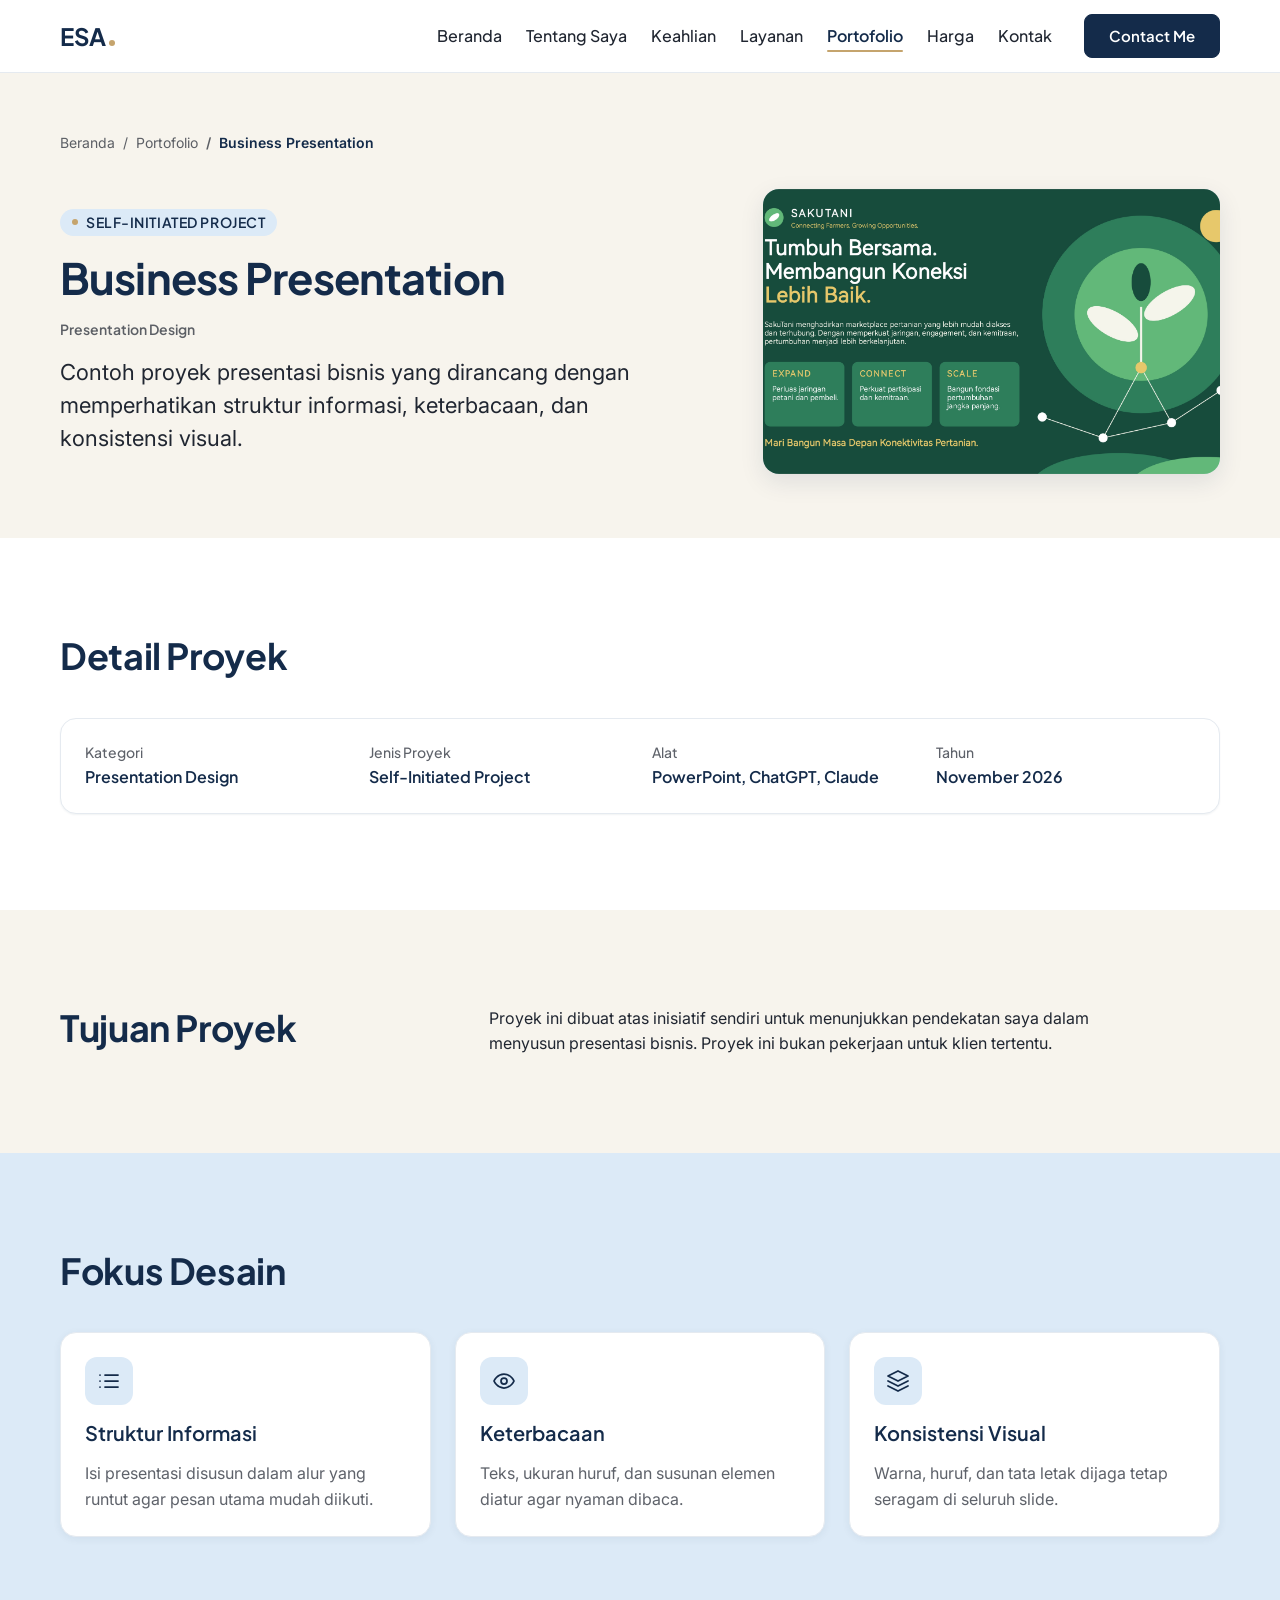
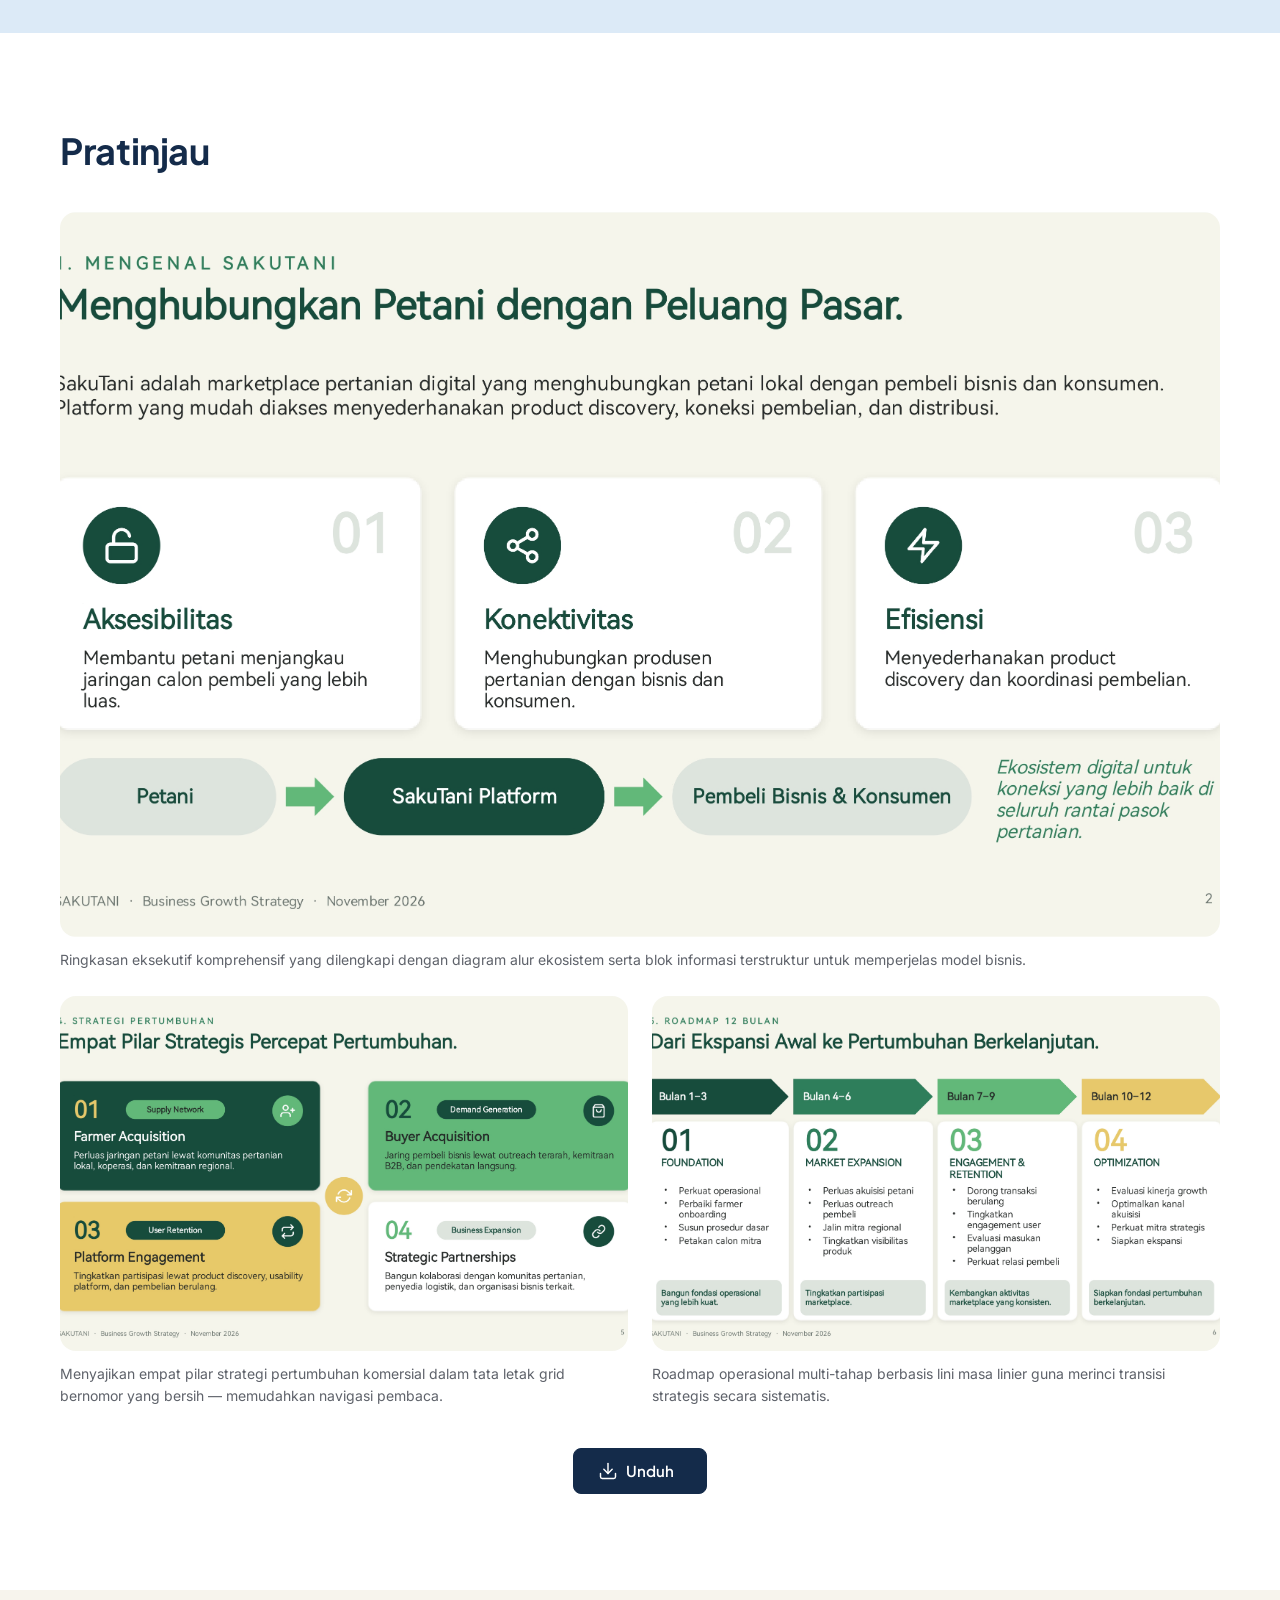
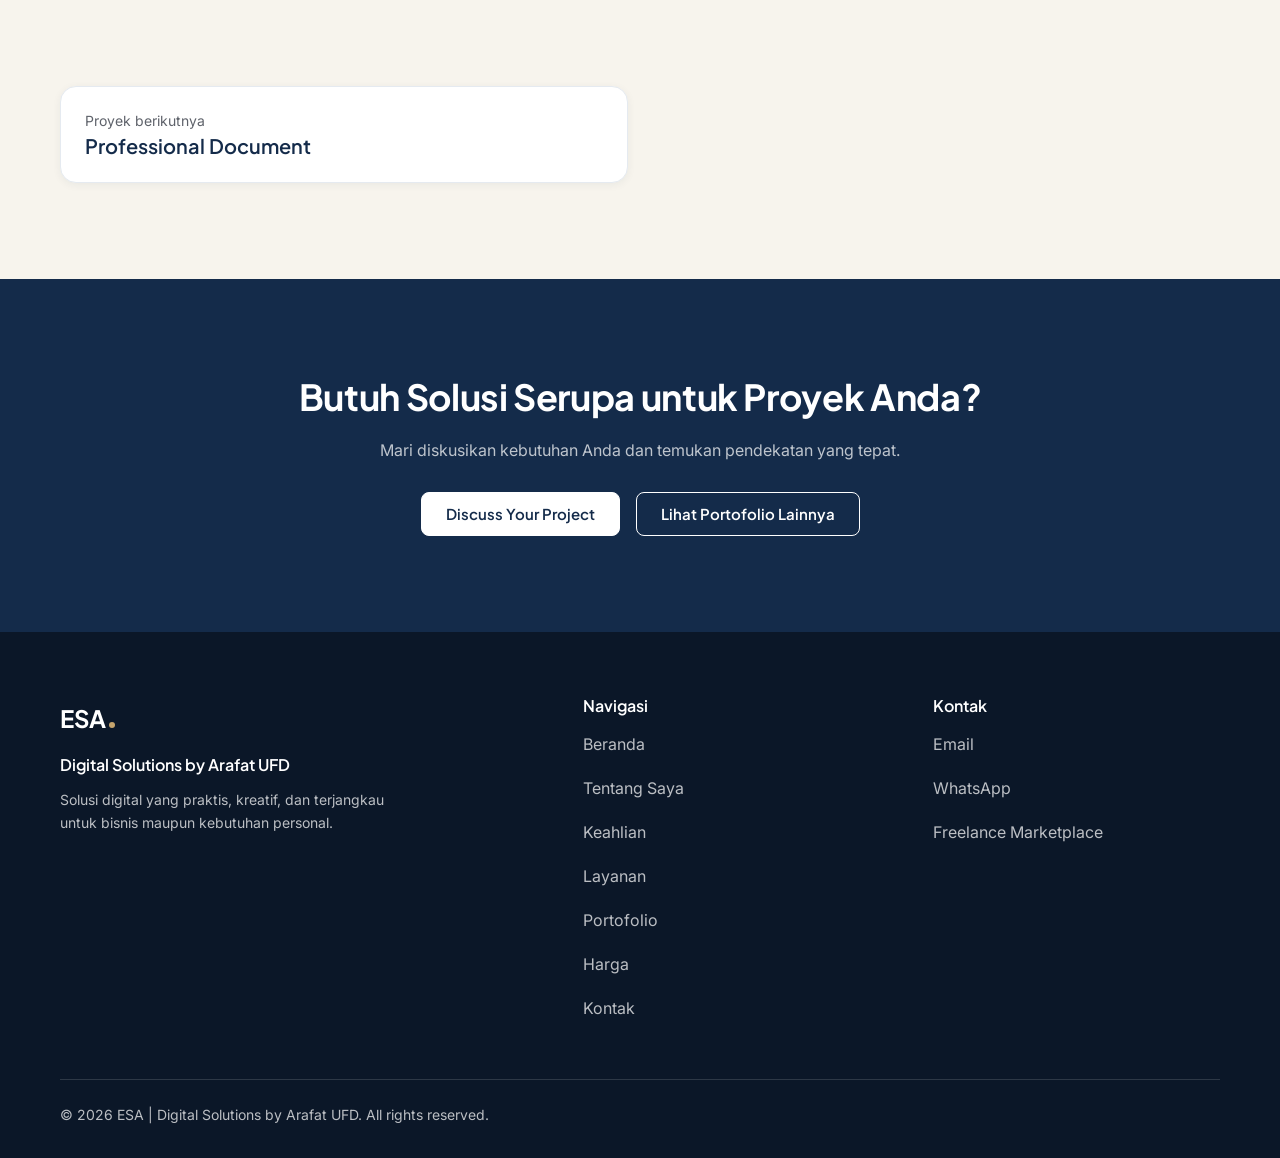
<file: projects/business-presentation.html>
<!DOCTYPE html>
<html lang="id">
<head>
  <meta charset="utf-8">
  <meta name="viewport" content="width=device-width, initial-scale=1">

  <title>Business Presentation | ESA | Digital Solutions by Arafat UFD</title>
  <meta name="description" content="Contoh proyek presentasi bisnis yang dirancang dengan memperhatikan struktur informasi, keterbacaan, dan konsistensi visual.">
  <meta name="theme-color" content="#142B4A">
  <link rel="canonical" href="https://arafatufd.github.io/esa-aud-portofolio/projects/business-presentation.html">

  <!-- Open Graph (social sharing) -->
  <meta property="og:type" content="website">
  <meta property="og:locale" content="id_ID">
  <meta property="og:title" content="Business Presentation | ESA | Digital Solutions by Arafat UFD">
  <meta property="og:description" content="Contoh proyek presentasi bisnis yang dirancang dengan memperhatikan struktur informasi, keterbacaan, dan konsistensi visual.">
  <meta property="og:url" content="https://arafatufd.github.io/esa-aud-portofolio/projects/business-presentation.html">
  <meta property="og:image" content="https://arafatufd.github.io/esa-aud-portofolio/assets/img/og-image.png">
  <meta property="og:image:width" content="1200">
  <meta property="og:image:height" content="630">
  <meta property="og:image:alt" content="ESA | Digital Solutions by Arafat UFD">
  <meta name="twitter:card" content="summary_large_image">

  <!-- Favicon (created in Phase 10) -->
  <link rel="icon" href="../assets/img/favicon.svg" type="image/svg+xml">

  <!-- Fonts: Plus Jakarta Sans (headings, navigation, buttons, labels) and Inter (body text) -->
  <link rel="preconnect" href="https://fonts.googleapis.com">
  <link rel="preconnect" href="https://fonts.gstatic.com" crossorigin>
  <link rel="stylesheet" href="https://fonts.googleapis.com/css2?family=Inter:wght@400;500;600;700&amp;family=Plus+Jakarta+Sans:wght@500;600;700&amp;display=swap">

  <!-- Styles (order matters). Inner pages also load pages.css. -->
  <link rel="stylesheet" href="../assets/css/tokens.css">
  <link rel="stylesheet" href="../assets/css/base.css">
  <link rel="stylesheet" href="../assets/css/components.css">
  <link rel="stylesheet" href="../assets/css/sections.css">
  <link rel="stylesheet" href="../assets/css/pages.css">

  <!--
    CONTACT DETAILS: not written in this file. main.js fills every
    data-link / data-text element from assets/js/config.js. Until config.js
    holds real values, links fall back to ../index.html#contact.
  -->
</head>

<body>
  <a class="skip-link" href="#main">Langsung ke konten utama</a>

  <!-- ======================================================================
       NAVIGASI
       ====================================================================== -->
  <header class="navbar">
    <div class="navbar__inner container">
      <a class="wordmark" href="../index.html" aria-label="ESA, ke beranda">
        <span class="wordmark__text">ESA</span>
        <span class="wordmark__accent" aria-hidden="true"></span>
      </a>

      <button class="navbar__toggle" type="button" aria-expanded="false" aria-controls="site-menu" aria-label="Buka menu">
        <span class="navbar__toggle-icon" aria-hidden="true"></span>
      </button>

      <nav class="navbar__menu" id="site-menu" aria-label="Menu utama">
        <ul class="navbar__links">
          <li><a class="navbar__link" href="../index.html#home">Beranda</a></li>
          <li><a class="navbar__link" href="../index.html#about">Tentang Saya</a></li>
          <li><a class="navbar__link" href="../index.html#skills">Keahlian</a></li>
          <li><a class="navbar__link" href="../index.html#services">Layanan</a></li>
          <li><a class="navbar__link is-active" href="../index.html#portfolio" aria-current="page">Portofolio</a></li>
          <li><a class="navbar__link" href="../index.html#pricing">Harga</a></li>
          <li><a class="navbar__link" href="../index.html#contact">Kontak</a></li>
        </ul>
        <a class="btn btn--primary navbar__cta" href="../index.html#contact" data-link="whatsapp">Contact Me</a>
      </nav>
    </div>
  </header>

  <main id="main" tabindex="-1">

    <!-- ====================================================================
         HERO
         ==================================================================== -->
    <section class="page-hero" aria-labelledby="page-title">
      <div class="container">
        <nav class="breadcrumb" aria-label="Breadcrumb">
          <ol>
            <li><a class="link-plain" href="../index.html">Beranda</a></li>
            <li><a class="link-plain" href="../index.html#portfolio">Portofolio</a></li>
            <li aria-current="page">Business Presentation</li>
          </ol>
        </nav>

        <div class="page-hero__grid page-hero__grid--split">
          <div class="page-hero__content">
            <span class="badge">Self-Initiated Project</span>
            <h1 class="page-hero__title" id="page-title">Business Presentation</h1>
            <p class="tag">Presentation Design</p>
            <p class="page-hero__lead">Contoh proyek presentasi bisnis yang dirancang dengan memperhatikan struktur informasi, keterbacaan, dan konsistensi visual.</p>
          </div>

          <div class="page-hero__media">
            <!-- PLACEHOLDER: replace this .placeholder with
                 <img src="../assets/img/[project-preview-file]" alt="Pratinjau proyek Business Presentation" width="1600" height="1000">
                 once the project preview exists. -->
            <div class="media">
              <img src="../assets/img/business-presentation/project-002-hero.jpg" alt="Pratinjau proyek Professional Document" width="1600" height="1000">
            </div>
          </div>
        </div>
      </div>
    </section>

    <!-- ====================================================================
         DETAIL PROYEK
         ==================================================================== -->
    <section class="section detail-section" aria-labelledby="detail-title">
      <div class="container">
        <header class="section-heading">
          <h2 class="section-heading__title" id="detail-title">Detail Proyek</h2>
        </header>

        <dl class="project-meta">
          <div>
            <dt>Kategori</dt>
            <dd>Presentation Design</dd>
          </div>
          <div>
            <dt>Jenis Proyek</dt>
            <dd>Self-Initiated Project</dd>
          </div>
          <div>
            <dt>Alat</dt>
            <dd>PowerPoint, ChatGPT, Claude</dd>
          </div>
          <div>
            <dt>Tahun</dt>
            <dd>November 2026</dd>
          </div>
        </dl>
      </div>
    </section>

    <!-- ====================================================================
         TUJUAN PROYEK
         ==================================================================== -->
    <section class="section detail-section detail-section--alt" aria-labelledby="tujuan-title">
      <div class="container split">
        <div class="split__head">
          <header class="section-heading">
            <h2 class="section-heading__title" id="tujuan-title">Tujuan Proyek</h2>
          </header>
        </div>
        <div class="split__body">
          <div class="prose">
            <p>Proyek ini dibuat atas inisiatif sendiri untuk menunjukkan pendekatan saya dalam menyusun presentasi bisnis. Proyek ini bukan pekerjaan untuk klien tertentu.</p>
          </div>
        </div>
      </div>
    </section>

    <!-- ====================================================================
         FOKUS DESAIN
         ==================================================================== -->
    <section class="section detail-section detail-section--soft" aria-labelledby="fokus-title">
      <div class="container">
        <header class="section-heading">
          <h2 class="section-heading__title" id="fokus-title">Fokus Desain</h2>
        </header>

        <div class="cards-3">
          <article class="card">
            <span class="icon-box" aria-hidden="true">
              <svg class="icon" viewBox="0 0 24 24" focusable="false"><line x1="8" x2="21" y1="6" y2="6"/><line x1="8" x2="21" y1="12" y2="12"/><line x1="8" x2="21" y1="18" y2="18"/><line x1="3" x2="3.01" y1="6" y2="6"/><line x1="3" x2="3.01" y1="12" y2="12"/><line x1="3" x2="3.01" y1="18" y2="18"/></svg>
            </span>
            <h3 class="card__title">Struktur Informasi</h3>
            <p class="card__text">Isi presentasi disusun dalam alur yang runtut agar pesan utama mudah diikuti.</p>
          </article>

          <article class="card">
            <span class="icon-box" aria-hidden="true">
              <svg class="icon" viewBox="0 0 24 24" focusable="false"><path d="M2 12s3-7 10-7 10 7 10 7-3 7-10 7-10-7-10-7Z"/><circle cx="12" cy="12" r="3"/></svg>
            </span>
            <h3 class="card__title">Keterbacaan</h3>
            <p class="card__text">Teks, ukuran huruf, dan susunan elemen diatur agar nyaman dibaca.</p>
          </article>

          <article class="card">
            <span class="icon-box" aria-hidden="true">
              <svg class="icon" viewBox="0 0 24 24" focusable="false"><path d="m12 2 10 5-10 5L2 7Z"/><path d="m2 12 10 5 10-5"/><path d="m2 17 10 5 10-5"/></svg>
            </span>
            <h3 class="card__title">Konsistensi Visual</h3>
            <p class="card__text">Warna, huruf, dan tata letak dijaga tetap seragam di seluruh slide.</p>
          </article>
        </div>
      </div>
    </section>

    <!-- ====================================================================
         PRATINJAU
         ==================================================================== -->
    <section class="section detail-section" aria-labelledby="pratinjau-title">
      <div class="container">
        <header class="section-heading">
          <h2 class="section-heading__title" id="pratinjau-title">Pratinjau</h2>
        </header>

        <!-- PLACEHOLDER: replace each .placeholder with an <img> once previews exist. -->
        <div class="gallery">
          <figure class="gallery__item gallery__item--wide">
            <div class="media">
              <img src="../assets/img/business-presentation/project-002-preview1.jpg" alt="Pratinjau proyek Professional Document" width="1600" height="1000">
            </div>
            <figcaption class="gallery__caption">Ringkasan eksekutif komprehensif yang dilengkapi dengan diagram alur ekosistem serta blok informasi terstruktur untuk memperjelas model bisnis.</figcaption>
          </figure>

          <figure class="gallery__item">
            <div class="media">
              <img src="../assets/img/business-presentation/project-002-preview4.jpg" alt="Pratinjau proyek Professional Document" width="1600" height="1000">
            </div>
            <figcaption class="gallery__caption">Menyajikan empat pilar strategi pertumbuhan komersial dalam tata letak grid bernomor yang bersih — memudahkan navigasi pembaca.</figcaption>
          </figure>

          <figure class="gallery__item">
            <div class="media">
              <img src="../assets/img/business-presentation/project-002-preview5.jpg" alt="Pratinjau proyek Professional Document" width="1600" height="1000">
            </div>
            <figcaption class="gallery__caption">Roadmap operasional multi-tahap berbasis lini masa linier guna merinci transisi strategis secara sistematis.</figcaption>
          </figure>
        </div>
        
        <div class="gallery__actions">
          <a class="btn btn--primary" href="files/002-Business-Presentation-SakuTani.pptx" download>
            <svg class="icon" viewBox="0 0 24 24" aria-hidden="true" focusable="false"><path d="M21 15v4a2 2 0 0 1-2 2H5a2 2 0 0 1-2-2v-4"/><polyline points="7 10 12 15 17 10"/><line x1="12" x2="12" y1="15" y2="3"/></svg>
            Unduh<span class="visually-hidden"> sampel Professional Document (PDF)</span>
          </a>
        </div>
        
      </div>
    </section>

    <!-- ====================================================================
         NAVIGASI PROYEK
         ==================================================================== -->
    <section class="section detail-section detail-section--alt" aria-labelledby="proyek-lain-title">
      <div class="container">
        <h2 class="visually-hidden" id="proyek-lain-title">Proyek lainnya</h2>
        <nav class="pager" aria-label="Proyek lainnya">
          <a class="card pager__link" href="professional-document.html">
            <span class="pager__label">Proyek berikutnya</span>
            <span class="pager__title">Professional Document</span>
          </a>
        </nav>
      </div>
    </section>

    <!-- ====================================================================
         CTA
         ==================================================================== -->
    <section class="section cta-band on-dark" aria-labelledby="cta-title">
      <div class="container">
        <div class="cta-band__inner">
          <h2 id="cta-title">Butuh Solusi Serupa untuk Proyek Anda?</h2>
          <p>Mari diskusikan kebutuhan Anda dan temukan pendekatan yang tepat.</p>
          <div class="btn-group">
            <a class="btn btn--primary" href="../index.html#contact" data-link="whatsapp">Discuss Your Project</a>
            <a class="btn btn--secondary" href="../index.html#portfolio">Lihat Portofolio Lainnya</a>
          </div>
        </div>
      </div>
    </section>

  </main>

  <!-- ======================================================================
       FOOTER
       ====================================================================== -->
  <footer class="footer on-dark">
    <div class="container">
      <div class="footer__grid">
        <div class="footer__brand">
          <a class="wordmark" href="../index.html" aria-label="ESA, ke beranda">
            <span class="wordmark__text">ESA</span>
            <span class="wordmark__accent" aria-hidden="true"></span>
          </a>
          <p class="footer__tagline">Digital Solutions by Arafat UFD</p>
          <p class="footer__description">Solusi digital yang praktis, kreatif, dan terjangkau untuk bisnis maupun kebutuhan personal.</p>
        </div>

        <nav class="footer__nav" aria-label="Navigasi footer">
          <h2 class="footer__title">Navigasi</h2>
          <ul class="footer__list">
            <li><a class="footer__link" href="../index.html#home">Beranda</a></li>
            <li><a class="footer__link" href="../index.html#about">Tentang Saya</a></li>
            <li><a class="footer__link" href="../index.html#skills">Keahlian</a></li>
            <li><a class="footer__link" href="../index.html#services">Layanan</a></li>
            <li><a class="footer__link" href="../index.html#portfolio">Portofolio</a></li>
            <li><a class="footer__link" href="../index.html#pricing">Harga</a></li>
            <li><a class="footer__link" href="../index.html#contact">Kontak</a></li>
          </ul>
        </nav>

        <div class="footer__contact">
          <h2 class="footer__title">Kontak</h2>
          <ul class="footer__list">
            <li><a class="footer__link" href="../index.html#contact" data-link="email">Email</a></li>
            <li><a class="footer__link" href="../index.html#contact" data-link="whatsapp">WhatsApp</a></li>
            <li><a class="footer__link" href="../index.html#contact" data-link="marketplace">Freelance Marketplace</a></li>
          </ul>
        </div>
      </div>

      <div class="footer__bottom">
        <p class="footer__copyright">© 2026 ESA | Digital Solutions by Arafat UFD. All rights reserved.</p>
      </div>
    </div>
  </footer>

  <!-- Scripts. config.js must load before main.js. -->
  <script src="../assets/js/config.js" defer></script>
  <script src="../assets/js/main.js" defer></script>
</body>
</html>
</file>
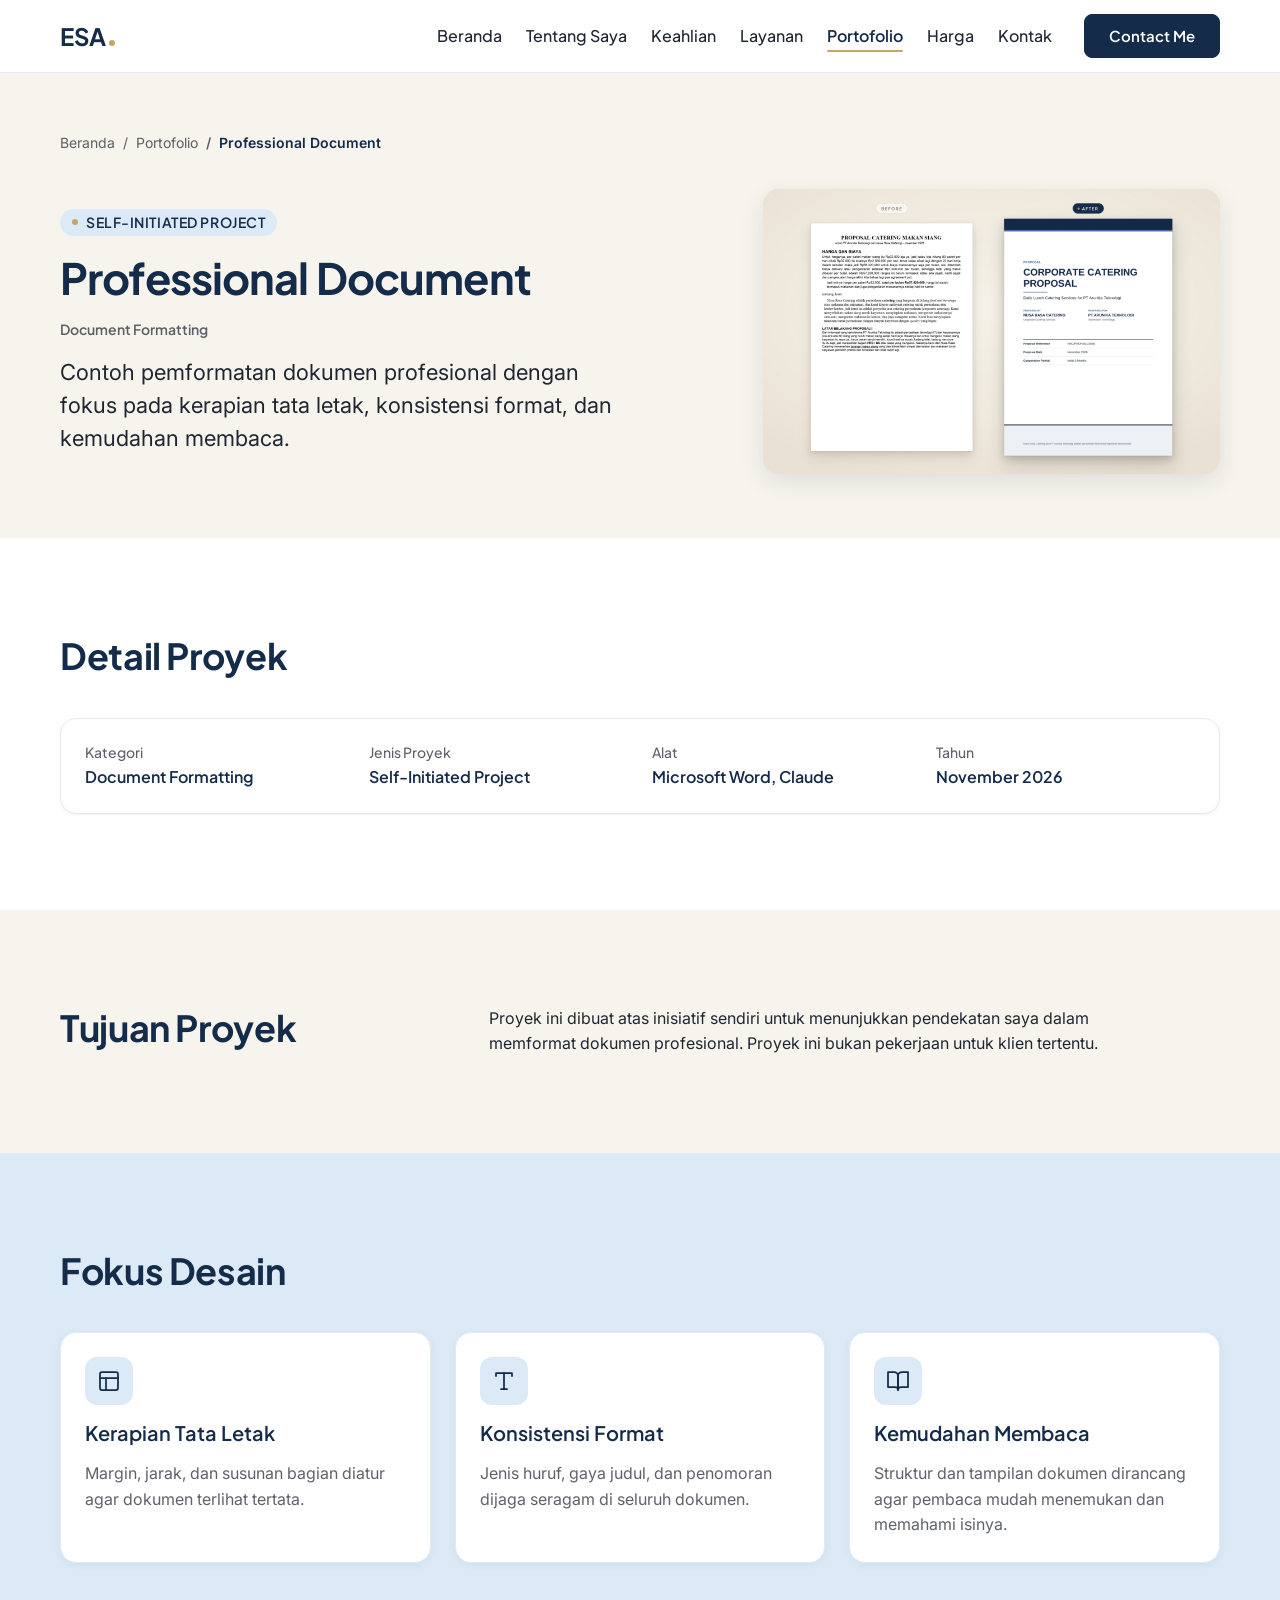
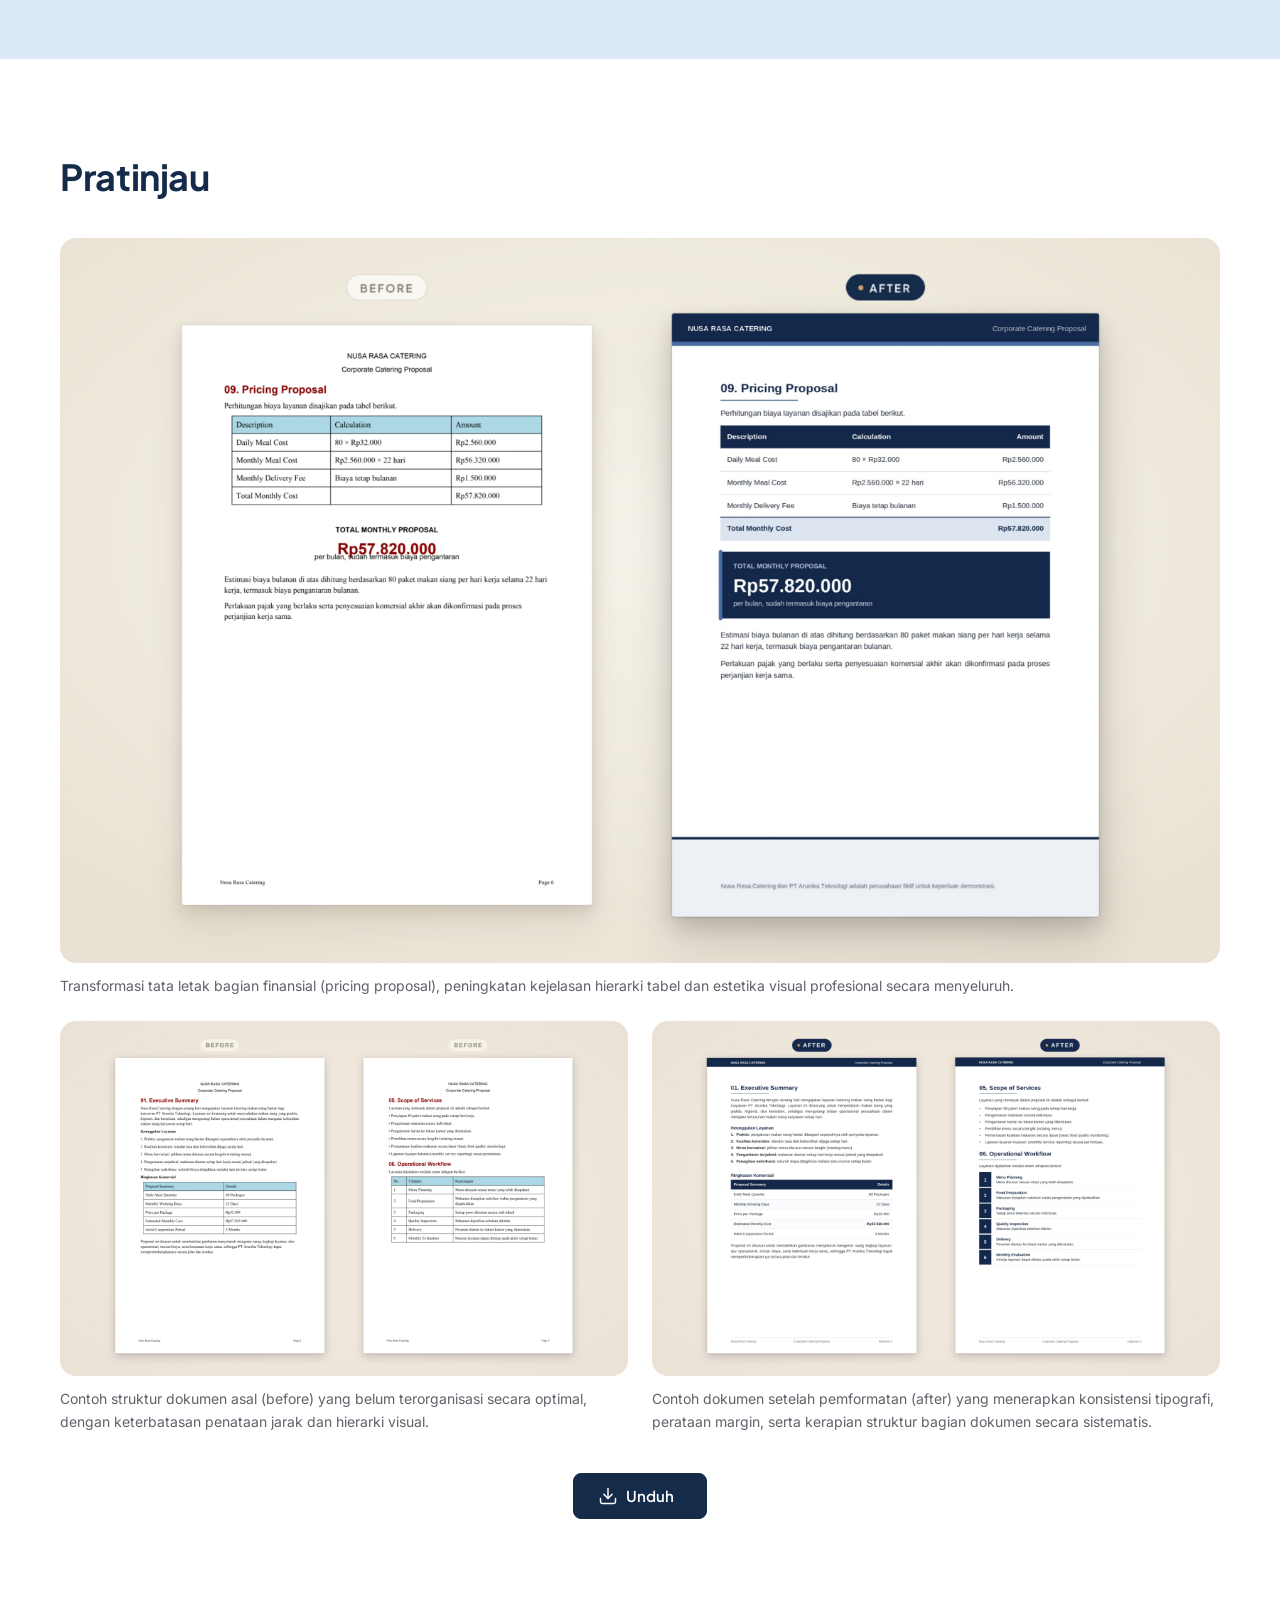
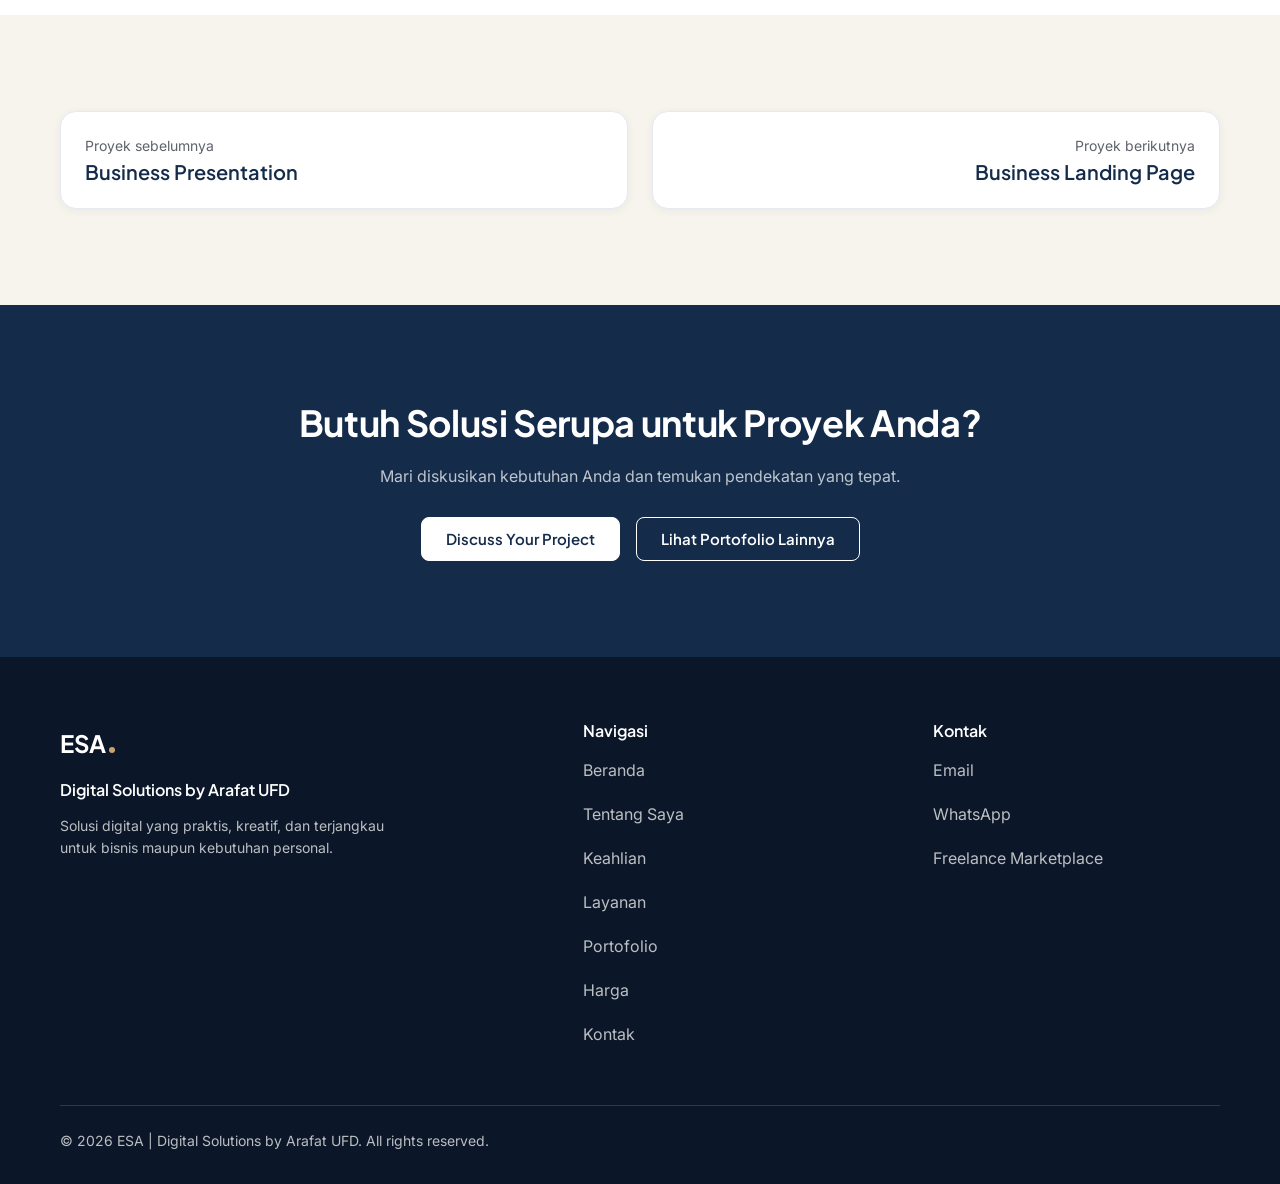
<file: projects/professional-document.html>
<!DOCTYPE html>
<html lang="id">
<head>
  <meta charset="utf-8">
  <meta name="viewport" content="width=device-width, initial-scale=1">

  <title>Professional Document | ESA | Digital Solutions by Arafat UFD</title>
  <meta name="description" content="Contoh pemformatan dokumen profesional dengan fokus pada kerapian tata letak, konsistensi format, dan kemudahan membaca.">
  <meta name="theme-color" content="#142B4A">
  <link rel="canonical" href="https://arafatufd.github.io/esa-aud-portofolio/projects/professional-document.html">

  <!-- Open Graph (social sharing) -->
  <meta property="og:type" content="website">
  <meta property="og:locale" content="id_ID">
  <meta property="og:title" content="Professional Document | ESA | Digital Solutions by Arafat UFD">
  <meta property="og:description" content="Contoh pemformatan dokumen profesional dengan fokus pada kerapian tata letak, konsistensi format, dan kemudahan membaca.">
  <meta property="og:url" content="https://arafatufd.github.io/esa-aud-portofolio/projects/professional-document.html">
  <meta property="og:image" content="https://arafatufd.github.io/esa-aud-portofolio/assets/img/og-image.png">
  <meta property="og:image:width" content="1200">
  <meta property="og:image:height" content="630">
  <meta property="og:image:alt" content="ESA | Digital Solutions by Arafat UFD">
  <meta name="twitter:card" content="summary_large_image">

  <!-- Favicon (created in Phase 10) -->
  <link rel="icon" href="../assets/img/favicon.svg" type="image/svg+xml">

  <!-- Fonts: Plus Jakarta Sans (headings, navigation, buttons, labels) and Inter (body text) -->
  <link rel="preconnect" href="https://fonts.googleapis.com">
  <link rel="preconnect" href="https://fonts.gstatic.com" crossorigin>
  <link rel="stylesheet" href="https://fonts.googleapis.com/css2?family=Inter:wght@400;500;600;700&amp;family=Plus+Jakarta+Sans:wght@500;600;700&amp;display=swap">

  <!-- Styles (order matters). Inner pages also load pages.css. -->
  <link rel="stylesheet" href="../assets/css/tokens.css">
  <link rel="stylesheet" href="../assets/css/base.css">
  <link rel="stylesheet" href="../assets/css/components.css">
  <link rel="stylesheet" href="../assets/css/sections.css">
  <link rel="stylesheet" href="../assets/css/pages.css">

  <!--
    CONTACT DETAILS: not written in this file. main.js fills every
    data-link / data-text element from assets/js/config.js. Until config.js
    holds real values, links fall back to ../index.html#contact.
  -->
</head>

<body>
  <a class="skip-link" href="#main">Langsung ke konten utama</a>

  <!-- ======================================================================
       NAVIGASI
       ====================================================================== -->
  <header class="navbar">
    <div class="navbar__inner container">
      <a class="wordmark" href="../index.html" aria-label="ESA, ke beranda">
        <span class="wordmark__text">ESA</span>
        <span class="wordmark__accent" aria-hidden="true"></span>
      </a>

      <button class="navbar__toggle" type="button" aria-expanded="false" aria-controls="site-menu" aria-label="Buka menu">
        <span class="navbar__toggle-icon" aria-hidden="true"></span>
      </button>

      <nav class="navbar__menu" id="site-menu" aria-label="Menu utama">
        <ul class="navbar__links">
          <li><a class="navbar__link" href="../index.html#home">Beranda</a></li>
          <li><a class="navbar__link" href="../index.html#about">Tentang Saya</a></li>
          <li><a class="navbar__link" href="../index.html#skills">Keahlian</a></li>
          <li><a class="navbar__link" href="../index.html#services">Layanan</a></li>
          <li><a class="navbar__link is-active" href="../index.html#portfolio" aria-current="page">Portofolio</a></li>
          <li><a class="navbar__link" href="../index.html#pricing">Harga</a></li>
          <li><a class="navbar__link" href="../index.html#contact">Kontak</a></li>
        </ul>
        <a class="btn btn--primary navbar__cta" href="../index.html#contact" data-link="whatsapp">Contact Me</a>
      </nav>
    </div>
  </header>

  <main id="main" tabindex="-1">

    <!-- ====================================================================
         HERO
         ==================================================================== -->
    <section class="page-hero" aria-labelledby="page-title">
      <div class="container">
        <nav class="breadcrumb" aria-label="Breadcrumb">
          <ol>
            <li><a class="link-plain" href="../index.html">Beranda</a></li>
            <li><a class="link-plain" href="../index.html#portfolio">Portofolio</a></li>
            <li aria-current="page">Professional Document</li>
          </ol>
        </nav>

        <div class="page-hero__grid page-hero__grid--split">
          <div class="page-hero__content">
            <span class="badge">Self-Initiated Project</span>
            <h1 class="page-hero__title" id="page-title">Professional Document</h1>
            <p class="tag">Document Formatting</p>
            <p class="page-hero__lead">Contoh pemformatan dokumen profesional dengan fokus pada kerapian tata letak, konsistensi format, dan kemudahan membaca.</p>
          </div>

          <div class="page-hero__media">
            <div class="media">
              <img src="../assets/img/professional-document/project-001-hero.jpg" alt="Pratinjau proyek Professional Document" width="1600" height="1000">
            </div>
          </div>
        </div>
      </div>
    </section>

    <!-- ====================================================================
         DETAIL PROYEK
         ==================================================================== -->
    <section class="section detail-section" aria-labelledby="detail-title">
      <div class="container">
        <header class="section-heading">
          <h2 class="section-heading__title" id="detail-title">Detail Proyek</h2>
        </header>

        <dl class="project-meta">
          <div>
            <dt>Kategori</dt>
            <dd>Document Formatting</dd>
          </div>
          <div>
            <dt>Jenis Proyek</dt>
            <dd>Self-Initiated Project</dd>
          </div>
          <div>
            <dt>Alat</dt>
            <dd>Microsoft Word, Claude</dd>
          </div>
          <div>
            <dt>Tahun</dt>
            <dd>November 2026</dd>
          </div>
        </dl>
      </div>
    </section>

    <!-- ====================================================================
         TUJUAN PROYEK
         ==================================================================== -->
    <section class="section detail-section detail-section--alt" aria-labelledby="tujuan-title">
      <div class="container split">
        <div class="split__head">
          <header class="section-heading">
            <h2 class="section-heading__title" id="tujuan-title">Tujuan Proyek</h2>
          </header>
        </div>
        <div class="split__body">
          <div class="prose">
            <p>Proyek ini dibuat atas inisiatif sendiri untuk menunjukkan pendekatan saya dalam memformat dokumen profesional. Proyek ini bukan pekerjaan untuk klien tertentu.</p>
          </div>
        </div>
      </div>
    </section>

    <!-- ====================================================================
         FOKUS DESAIN
         ==================================================================== -->
    <section class="section detail-section detail-section--soft" aria-labelledby="fokus-title">
      <div class="container">
        <header class="section-heading">
          <h2 class="section-heading__title" id="fokus-title">Fokus Desain</h2>
        </header>

        <div class="cards-3">
          <article class="card">
            <span class="icon-box" aria-hidden="true">
              <svg class="icon" viewBox="0 0 24 24" focusable="false"><rect width="18" height="18" x="3" y="3" rx="2"/><path d="M3 9h18"/><path d="M9 21V9"/></svg>
            </span>
            <h3 class="card__title">Kerapian Tata Letak</h3>
            <p class="card__text">Margin, jarak, dan susunan bagian diatur agar dokumen terlihat tertata.</p>
          </article>

          <article class="card">
            <span class="icon-box" aria-hidden="true">
              <svg class="icon" viewBox="0 0 24 24" focusable="false"><polyline points="4 7 4 4 20 4 20 7"/><line x1="9" x2="15" y1="20" y2="20"/><line x1="12" x2="12" y1="4" y2="20"/></svg>
            </span>
            <h3 class="card__title">Konsistensi Format</h3>
            <p class="card__text">Jenis huruf, gaya judul, dan penomoran dijaga seragam di seluruh dokumen.</p>
          </article>

          <article class="card">
            <span class="icon-box" aria-hidden="true">
              <svg class="icon" viewBox="0 0 24 24" focusable="false"><path d="M2 3h6a4 4 0 0 1 4 4v14a3 3 0 0 0-3-3H2z"/><path d="M22 3h-6a4 4 0 0 0-4 4v14a3 3 0 0 1 3-3h7z"/></svg>
            </span>
            <h3 class="card__title">Kemudahan Membaca</h3>
            <p class="card__text">Struktur dan tampilan dokumen dirancang agar pembaca mudah menemukan dan memahami isinya.</p>
          </article>
        </div>
      </div>
    </section>

    <!-- ====================================================================
         PRATINJAU
         ==================================================================== -->
    <section class="section detail-section" aria-labelledby="pratinjau-title">
      <div class="container">
        <header class="section-heading">
          <h2 class="section-heading__title" id="pratinjau-title">Pratinjau</h2>
        </header>

        <!-- PLACEHOLDER: replace each .placeholder with an <img> once previews exist. -->
        <div class="gallery">
          <figure class="gallery__item gallery__item--wide">
            <div class="media">
              <img src="../assets/img/professional-document/project-001-preview1.jpg" alt="Pratinjau proyek Professional Document" width="1600" height="1000">
            </div>
            <figcaption class="gallery__caption">Transformasi tata letak bagian finansial (pricing proposal), peningkatan kejelasan hierarki tabel dan estetika visual profesional secara menyeluruh.</figcaption>
          </figure>

          <figure class="gallery__item">
            <div class="media">
              <img src="../assets/img/professional-document/project-001-preview2.jpg" alt="Pratinjau proyek Professional Document" width="1600" height="1000">
            </div>
            <figcaption class="gallery__caption">Contoh struktur dokumen asal (before) yang belum terorganisasi secara optimal, dengan keterbatasan penataan jarak dan hierarki visual.</figcaption>
          </figure>

          <figure class="gallery__item">
            <div class="media">
              <img src="../assets/img/professional-document/project-001-preview3.jpg" alt="Pratinjau proyek Professional Document" width="1600" height="1000">
            </div>
            <figcaption class="gallery__caption">Contoh dokumen setelah pemformatan (after) yang menerapkan konsistensi tipografi, perataan margin, serta kerapian struktur bagian dokumen secara sistematis.</figcaption>
          </figure>
        </div>
        
        <div class="gallery__actions">
          <a class="btn btn--primary" href="files/001-Professional-Document-After.pdf" download>
            <svg class="icon" viewBox="0 0 24 24" aria-hidden="true" focusable="false"><path d="M21 15v4a2 2 0 0 1-2 2H5a2 2 0 0 1-2-2v-4"/><polyline points="7 10 12 15 17 10"/><line x1="12" x2="12" y1="15" y2="3"/></svg>
            Unduh<span class="visually-hidden"> sampel Professional Document (PDF)</span>
          </a>
        </div>
      </div>
    </section>

    <!-- ====================================================================
         NAVIGASI PROYEK
         ==================================================================== -->
    <section class="section detail-section detail-section--alt" aria-labelledby="proyek-lain-title">
      <div class="container">
        <h2 class="visually-hidden" id="proyek-lain-title">Proyek lainnya</h2>
        <nav class="pager" aria-label="Proyek lainnya">
          <a class="card pager__link" href="business-presentation.html">
            <span class="pager__label">Proyek sebelumnya</span>
            <span class="pager__title">Business Presentation</span>
          </a>
          <a class="card pager__link pager__link--next" href="business-landing-page.html">
            <span class="pager__label">Proyek berikutnya</span>
            <span class="pager__title">Business Landing Page</span>
          </a>
        </nav>
      </div>
    </section>

    <!-- ====================================================================
         CTA
         ==================================================================== -->
    <section class="section cta-band on-dark" aria-labelledby="cta-title">
      <div class="container">
        <div class="cta-band__inner">
          <h2 id="cta-title">Butuh Solusi Serupa untuk Proyek Anda?</h2>
          <p>Mari diskusikan kebutuhan Anda dan temukan pendekatan yang tepat.</p>
          <div class="btn-group">
            <a class="btn btn--primary" href="../index.html#contact" data-link="whatsapp">Discuss Your Project</a>
            <a class="btn btn--secondary" href="../index.html#portfolio">Lihat Portofolio Lainnya</a>
          </div>
        </div>
      </div>
    </section>

  </main>

  <!-- ======================================================================
       FOOTER
       ====================================================================== -->
  <footer class="footer on-dark">
    <div class="container">
      <div class="footer__grid">
        <div class="footer__brand">
          <a class="wordmark" href="../index.html" aria-label="ESA, ke beranda">
            <span class="wordmark__text">ESA</span>
            <span class="wordmark__accent" aria-hidden="true"></span>
          </a>
          <p class="footer__tagline">Digital Solutions by Arafat UFD</p>
          <p class="footer__description">Solusi digital yang praktis, kreatif, dan terjangkau untuk bisnis maupun kebutuhan personal.</p>
        </div>

        <nav class="footer__nav" aria-label="Navigasi footer">
          <h2 class="footer__title">Navigasi</h2>
          <ul class="footer__list">
            <li><a class="footer__link" href="../index.html#home">Beranda</a></li>
            <li><a class="footer__link" href="../index.html#about">Tentang Saya</a></li>
            <li><a class="footer__link" href="../index.html#skills">Keahlian</a></li>
            <li><a class="footer__link" href="../index.html#services">Layanan</a></li>
            <li><a class="footer__link" href="../index.html#portfolio">Portofolio</a></li>
            <li><a class="footer__link" href="../index.html#pricing">Harga</a></li>
            <li><a class="footer__link" href="../index.html#contact">Kontak</a></li>
          </ul>
        </nav>

        <div class="footer__contact">
          <h2 class="footer__title">Kontak</h2>
          <ul class="footer__list">
            <li><a class="footer__link" href="../index.html#contact" data-link="email">Email</a></li>
            <li><a class="footer__link" href="../index.html#contact" data-link="whatsapp">WhatsApp</a></li>
            <li><a class="footer__link" href="../index.html#contact" data-link="marketplace">Freelance Marketplace</a></li>
          </ul>
        </div>
      </div>

      <div class="footer__bottom">
        <p class="footer__copyright">© 2026 ESA | Digital Solutions by Arafat UFD. All rights reserved.</p>
      </div>
    </div>
  </footer>

  <!-- Scripts. config.js must load before main.js. -->
  <script src="../assets/js/config.js" defer></script>
  <script src="../assets/js/main.js" defer></script>
</body>
</html>
</file>
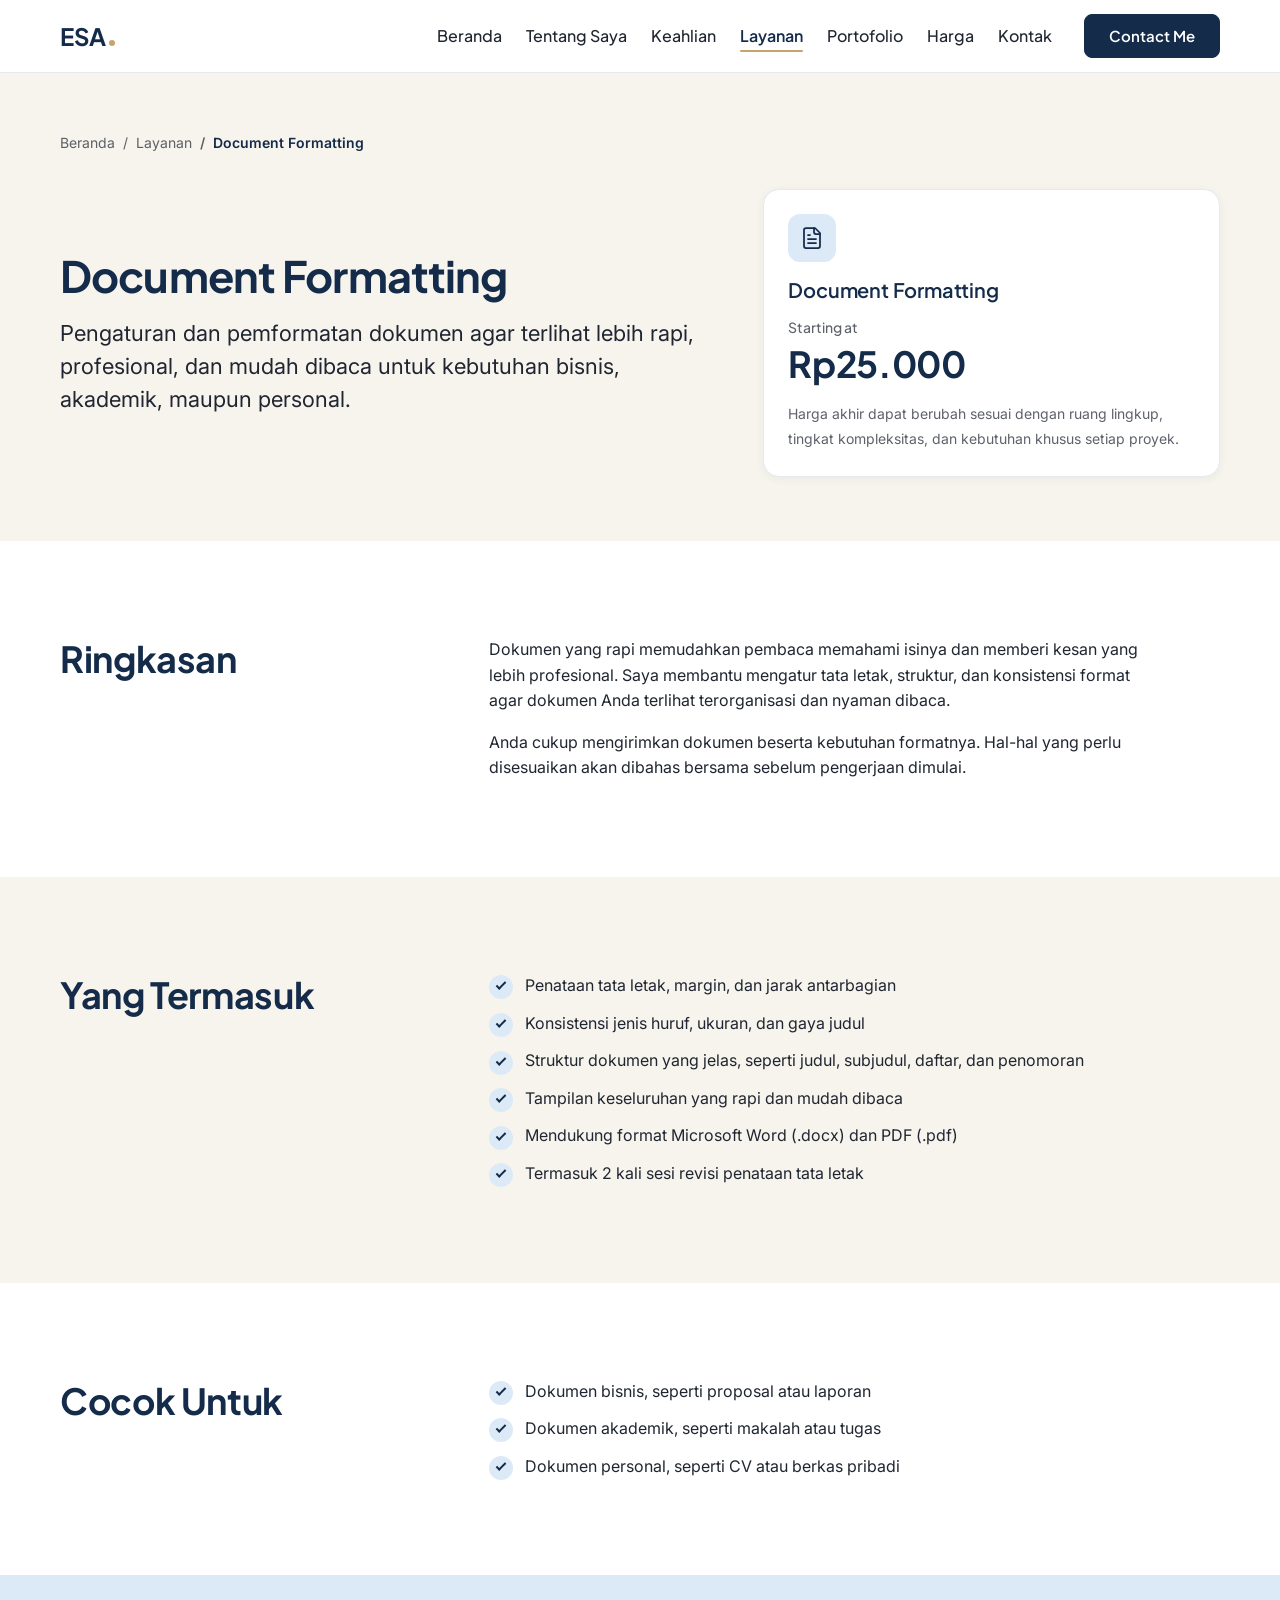
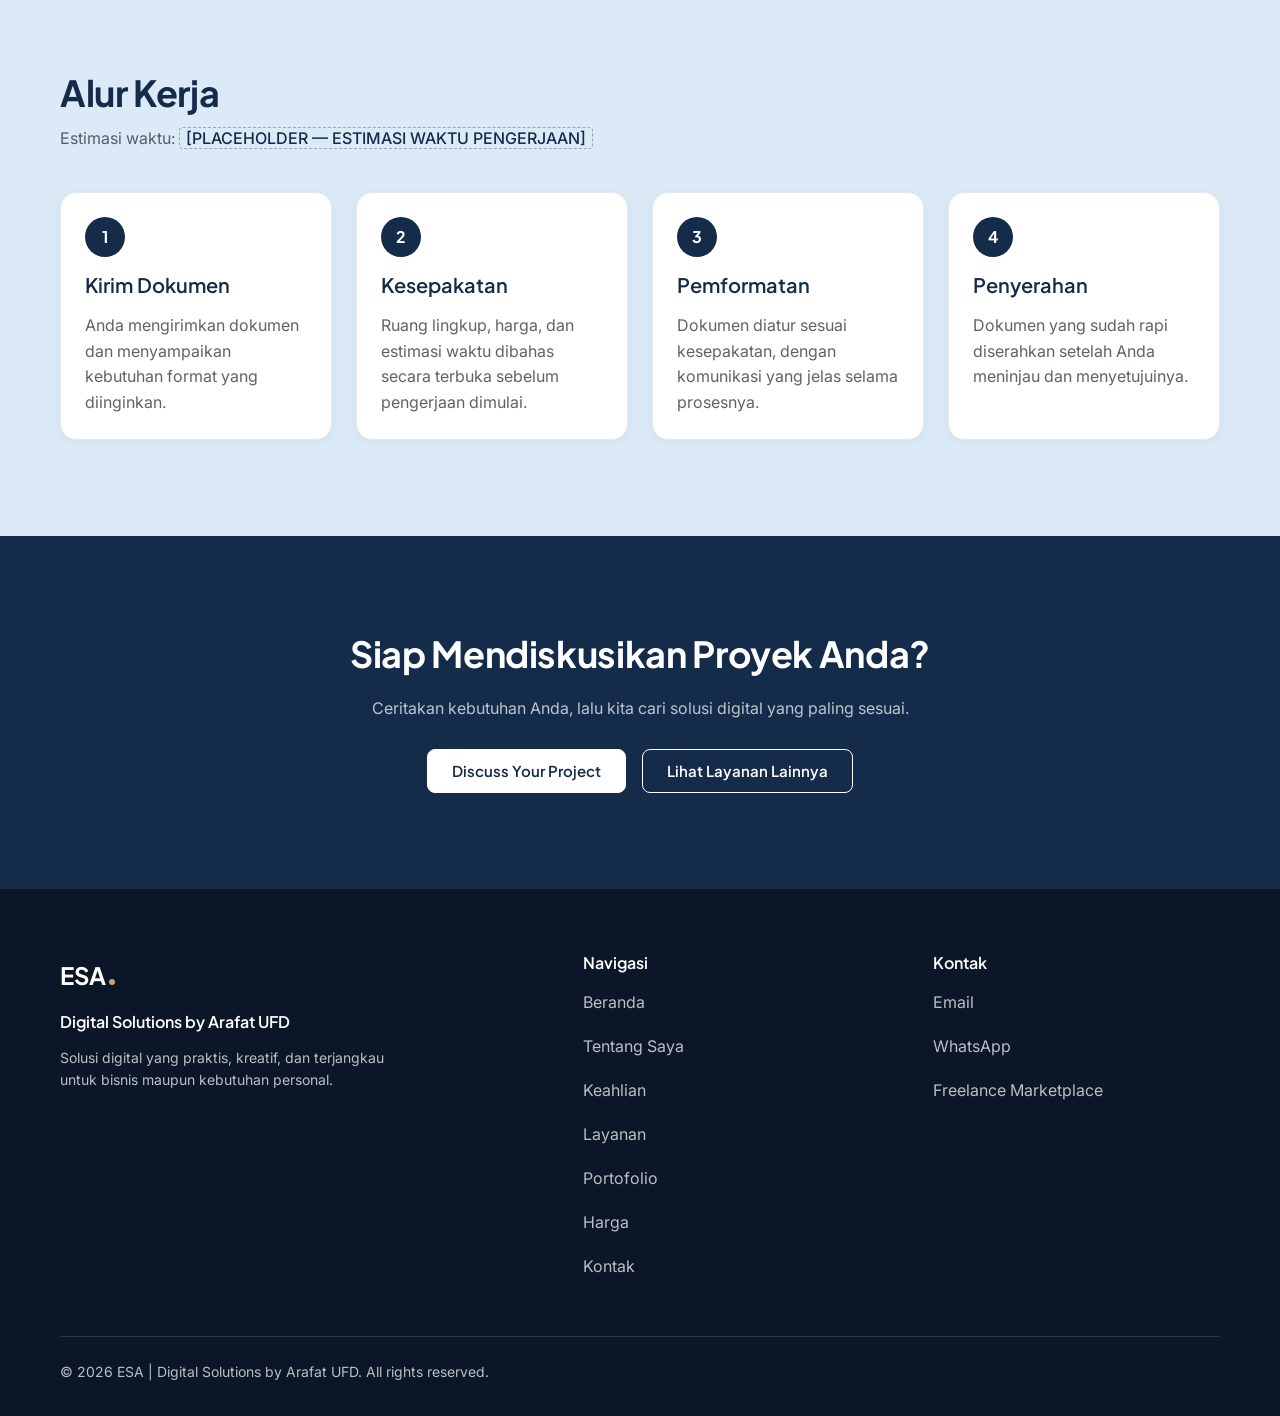
<file: services/document-formatting.html>
<!DOCTYPE html>
<html lang="id">
<head>
  <meta charset="utf-8">
  <meta name="viewport" content="width=device-width, initial-scale=1">

  <title>Document Formatting | ESA | Digital Solutions by Arafat UFD</title>
  <meta name="description" content="Pengaturan dan pemformatan dokumen agar lebih rapi, profesional, dan mudah dibaca untuk kebutuhan bisnis, akademik, maupun personal. Harga mulai dari Rp25.000.">
  <meta name="theme-color" content="#142B4A">
  <link rel="canonical" href="https://arafatufd.github.io/esa-aud-portofolio/services/document-formatting.html">

  <!-- Open Graph (social sharing) -->
  <meta property="og:type" content="website">
  <meta property="og:locale" content="id_ID">
  <meta property="og:title" content="Document Formatting | ESA | Digital Solutions by Arafat UFD">
  <meta property="og:description" content="Pengaturan dan pemformatan dokumen agar lebih rapi, profesional, dan mudah dibaca untuk kebutuhan bisnis, akademik, maupun personal.">
  <meta property="og:url" content="https://arafatufd.github.io/esa-aud-portofolio/services/document-formatting.html">
  <meta property="og:image" content="https://arafatufd.github.io/esa-aud-portofolio/assets/img/og-image.png">
  <meta property="og:image:width" content="1200">
  <meta property="og:image:height" content="630">
  <meta property="og:image:alt" content="ESA | Digital Solutions by Arafat UFD">
  <meta name="twitter:card" content="summary_large_image">

  <!-- Favicon (created in Phase 10) -->
  <link rel="icon" href="../assets/img/favicon.svg" type="image/svg+xml">

  <!-- Fonts: Plus Jakarta Sans (headings, navigation, buttons, labels) and Inter (body text) -->
  <link rel="preconnect" href="https://fonts.googleapis.com">
  <link rel="preconnect" href="https://fonts.gstatic.com" crossorigin>
  <link rel="stylesheet" href="https://fonts.googleapis.com/css2?family=Inter:wght@400;500;600;700&amp;family=Plus+Jakarta+Sans:wght@500;600;700&amp;display=swap">

  <!-- Styles (order matters). Inner pages also load pages.css. -->
  <link rel="stylesheet" href="../assets/css/tokens.css">
  <link rel="stylesheet" href="../assets/css/base.css">
  <link rel="stylesheet" href="../assets/css/components.css">
  <link rel="stylesheet" href="../assets/css/sections.css">
  <link rel="stylesheet" href="../assets/css/pages.css">

  <!--
    CONTACT DETAILS: not written in this file. main.js fills every
    data-link / data-text element from assets/js/config.js. Until config.js
    holds real values, links fall back to ../index.html#contact.
  -->
</head>

<body>
  <a class="skip-link" href="#main">Langsung ke konten utama</a>

  <!-- ======================================================================
       NAVIGASI
       ====================================================================== -->
  <header class="navbar">
    <div class="navbar__inner container">
      <a class="wordmark" href="../index.html" aria-label="ESA, ke beranda">
        <span class="wordmark__text">ESA</span>
        <span class="wordmark__accent" aria-hidden="true"></span>
      </a>

      <button class="navbar__toggle" type="button" aria-expanded="false" aria-controls="site-menu" aria-label="Buka menu">
        <span class="navbar__toggle-icon" aria-hidden="true"></span>
      </button>

      <nav class="navbar__menu" id="site-menu" aria-label="Menu utama">
        <ul class="navbar__links">
          <li><a class="navbar__link" href="../index.html#home">Beranda</a></li>
          <li><a class="navbar__link" href="../index.html#about">Tentang Saya</a></li>
          <li><a class="navbar__link" href="../index.html#skills">Keahlian</a></li>
          <li><a class="navbar__link is-active" href="../index.html#services" aria-current="page">Layanan</a></li>
          <li><a class="navbar__link" href="../index.html#portfolio">Portofolio</a></li>
          <li><a class="navbar__link" href="../index.html#pricing">Harga</a></li>
          <li><a class="navbar__link" href="../index.html#contact">Kontak</a></li>
        </ul>
        <a class="btn btn--primary navbar__cta" href="../index.html#contact" data-link="whatsapp">Contact Me</a>
      </nav>
    </div>
  </header>

  <main id="main" tabindex="-1">

    <!-- ====================================================================
         HERO
         ==================================================================== -->
    <section class="page-hero" aria-labelledby="page-title">
      <div class="container">
        <nav class="breadcrumb" aria-label="Breadcrumb">
          <ol>
            <li><a class="link-plain" href="../index.html">Beranda</a></li>
            <li><a class="link-plain" href="../index.html#services">Layanan</a></li>
            <li aria-current="page">Document Formatting</li>
          </ol>
        </nav>

        <div class="page-hero__grid page-hero__grid--split">
          <div class="page-hero__content">
            <h1 class="page-hero__title" id="page-title">Document Formatting</h1>
            <p class="page-hero__lead">Pengaturan dan pemformatan dokumen agar terlihat lebih rapi, profesional, dan mudah dibaca untuk kebutuhan bisnis, akademik, maupun personal.</p>
          </div>

          <aside class="card page-hero__aside" aria-label="Harga layanan">
            <span class="icon-box" aria-hidden="true">
              <svg class="icon" viewBox="0 0 24 24" focusable="false"><path d="M15 2H6a2 2 0 0 0-2 2v16a2 2 0 0 0 2 2h12a2 2 0 0 0 2-2V7Z"/><path d="M14 2v4a2 2 0 0 0 2 2h4"/><path d="M10 9H8"/><path d="M16 13H8"/><path d="M16 17H8"/></svg>
            </span>
            <h2 class="card__title">Document Formatting</h2>
            <p class="price">
              <span class="price__label">Starting at</span>
              <span class="price__amount">Rp25.000</span>
            </p>
            <p class="card__text"><small>Harga akhir dapat berubah sesuai dengan ruang lingkup, tingkat kompleksitas, dan kebutuhan khusus setiap proyek.</small></p>
          </aside>
        </div>
      </div>
    </section>

    <!-- ====================================================================
         RINGKASAN
         ==================================================================== -->
    <section class="section detail-section" aria-labelledby="ringkasan-title">
      <div class="container split">
        <div class="split__head">
          <header class="section-heading">
            <h2 class="section-heading__title" id="ringkasan-title">Ringkasan</h2>
          </header>
        </div>
        <div class="split__body">
          <div class="prose">
            <p>Dokumen yang rapi memudahkan pembaca memahami isinya dan memberi kesan yang lebih profesional. Saya membantu mengatur tata letak, struktur, dan konsistensi format agar dokumen Anda terlihat terorganisasi dan nyaman dibaca.</p>
            <p>Anda cukup mengirimkan dokumen beserta kebutuhan formatnya. Hal-hal yang perlu disesuaikan akan dibahas bersama sebelum pengerjaan dimulai.</p>
          </div>
        </div>
      </div>
    </section>

    <!-- ====================================================================
         YANG TERMASUK
         ==================================================================== -->
    <section class="section detail-section detail-section--alt" aria-labelledby="termasuk-title">
      <div class="container split">
        <div class="split__head">
          <header class="section-heading">
            <h2 class="section-heading__title" id="termasuk-title">Yang Termasuk</h2>
          </header>
        </div>
        <div class="split__body">
          <ul class="check-list">
            <li>Penataan tata letak, margin, dan jarak antarbagian</li>
            <li>Konsistensi jenis huruf, ukuran, dan gaya judul</li>
            <li>Struktur dokumen yang jelas, seperti judul, subjudul, daftar, dan penomoran</li>
            <li>Tampilan keseluruhan yang rapi dan mudah dibaca</li>
            <li>Mendukung format Microsoft Word (.docx) dan PDF (.pdf)</li>
            <li>Termasuk 2 kali sesi revisi penataan tata letak </li>
          </ul>
        </div>
      </div>
    </section>

    <!-- ====================================================================
         COCOK UNTUK
         ==================================================================== -->
    <section class="section detail-section" aria-labelledby="cocok-title">
      <div class="container split">
        <div class="split__head">
          <header class="section-heading">
            <h2 class="section-heading__title" id="cocok-title">Cocok Untuk</h2>
          </header>
        </div>
        <div class="split__body">
          <ul class="check-list">
            <li>Dokumen bisnis, seperti proposal atau laporan</li>
            <li>Dokumen akademik, seperti makalah atau tugas</li>
            <li>Dokumen personal, seperti CV atau berkas pribadi</li>
          </ul>
        </div>
      </div>
    </section>

    <!-- ====================================================================
         ALUR KERJA
         ==================================================================== -->
    <section class="section detail-section detail-section--soft" aria-labelledby="alur-title">
      <div class="container">
        <header class="section-heading">
          <h2 class="section-heading__title" id="alur-title">Alur Kerja</h2>
          <p class="section-heading__intro">Estimasi waktu: <span class="placeholder-text">[PLACEHOLDER — ESTIMASI WAKTU PENGERJAAN]</span></p>
        </header>

        <ol class="steps steps--4">
          <li class="card step">
            <h3 class="card__title">Kirim Dokumen</h3>
            <p class="card__text">Anda mengirimkan dokumen dan menyampaikan kebutuhan format yang diinginkan.</p>
          </li>
          <li class="card step">
            <h3 class="card__title">Kesepakatan</h3>
            <p class="card__text">Ruang lingkup, harga, dan estimasi waktu dibahas secara terbuka sebelum pengerjaan dimulai.</p>
          </li>
          <li class="card step">
            <h3 class="card__title">Pemformatan</h3>
            <p class="card__text">Dokumen diatur sesuai kesepakatan, dengan komunikasi yang jelas selama prosesnya.</p>
          </li>
          <li class="card step">
            <h3 class="card__title">Penyerahan</h3>
            <p class="card__text">Dokumen yang sudah rapi diserahkan setelah Anda meninjau dan menyetujuinya.</p>
          </li>
        </ol>
      </div>
    </section>

    <!-- ====================================================================
         CTA
         ==================================================================== -->
    <section class="section cta-band on-dark" aria-labelledby="cta-title">
      <div class="container">
        <div class="cta-band__inner">
          <h2 id="cta-title">Siap Mendiskusikan Proyek Anda?</h2>
          <p>Ceritakan kebutuhan Anda, lalu kita cari solusi digital yang paling sesuai.</p>
          <div class="btn-group">
            <a class="btn btn--primary" href="../index.html#contact" data-link="whatsapp">Discuss Your Project</a>
            <a class="btn btn--secondary" href="../index.html#services">Lihat Layanan Lainnya</a>
          </div>
        </div>
      </div>
    </section>

  </main>

  <!-- ======================================================================
       FOOTER
       ====================================================================== -->
  <footer class="footer on-dark">
    <div class="container">
      <div class="footer__grid">
        <div class="footer__brand">
          <a class="wordmark" href="../index.html" aria-label="ESA, ke beranda">
            <span class="wordmark__text">ESA</span>
            <span class="wordmark__accent" aria-hidden="true"></span>
          </a>
          <p class="footer__tagline">Digital Solutions by Arafat UFD</p>
          <p class="footer__description">Solusi digital yang praktis, kreatif, dan terjangkau untuk bisnis maupun kebutuhan personal.</p>
        </div>

        <nav class="footer__nav" aria-label="Navigasi footer">
          <h2 class="footer__title">Navigasi</h2>
          <ul class="footer__list">
            <li><a class="footer__link" href="../index.html#home">Beranda</a></li>
            <li><a class="footer__link" href="../index.html#about">Tentang Saya</a></li>
            <li><a class="footer__link" href="../index.html#skills">Keahlian</a></li>
            <li><a class="footer__link" href="../index.html#services">Layanan</a></li>
            <li><a class="footer__link" href="../index.html#portfolio">Portofolio</a></li>
            <li><a class="footer__link" href="../index.html#pricing">Harga</a></li>
            <li><a class="footer__link" href="../index.html#contact">Kontak</a></li>
          </ul>
        </nav>

        <div class="footer__contact">
          <h2 class="footer__title">Kontak</h2>
          <ul class="footer__list">
            <li><a class="footer__link" href="../index.html#contact" data-link="email">Email</a></li>
            <li><a class="footer__link" href="../index.html#contact" data-link="whatsapp">WhatsApp</a></li>
            <li><a class="footer__link" href="../index.html#contact" data-link="marketplace">Freelance Marketplace</a></li>
          </ul>
        </div>
      </div>

      <div class="footer__bottom">
        <p class="footer__copyright">© 2026 ESA | Digital Solutions by Arafat UFD. All rights reserved.</p>
      </div>
    </div>
  </footer>

  <!-- Scripts. config.js must load before main.js. -->
  <script src="../assets/js/config.js" defer></script>
  <script src="../assets/js/main.js" defer></script>
</body>
</html>
</file>
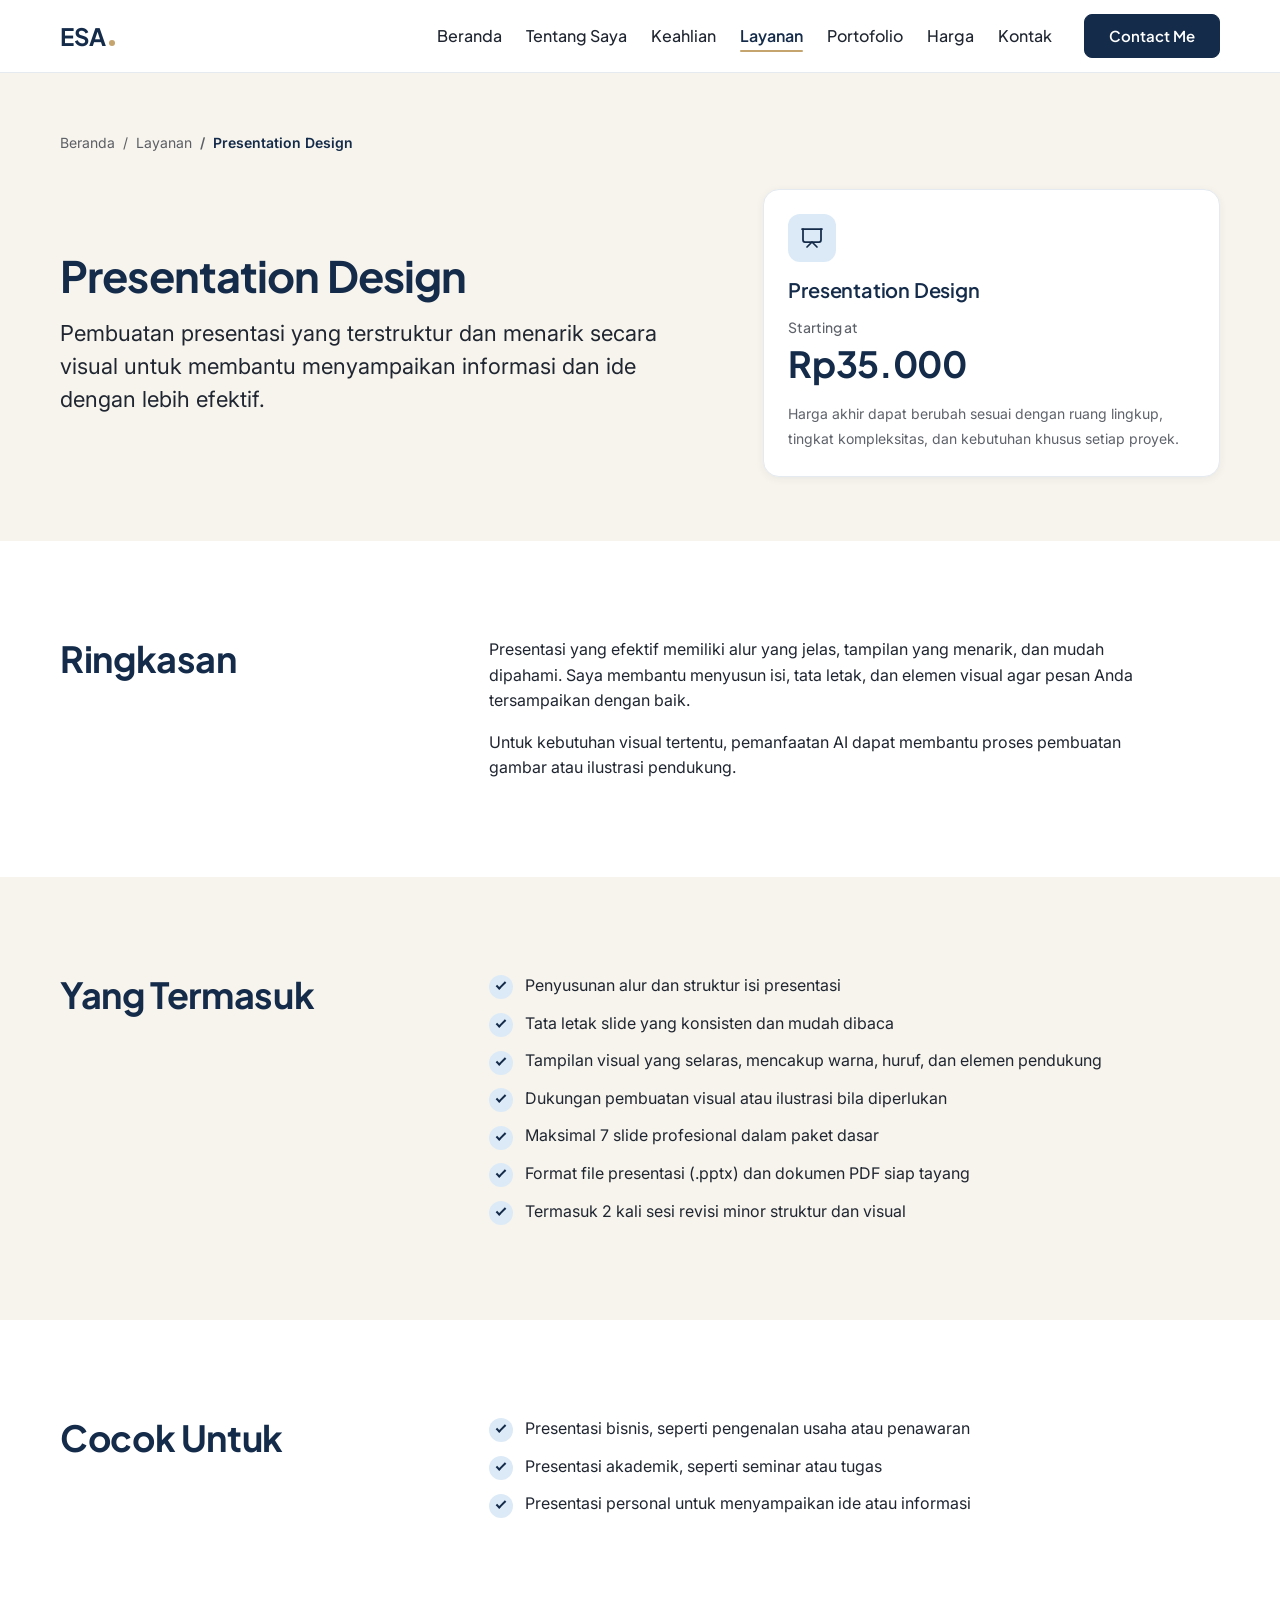
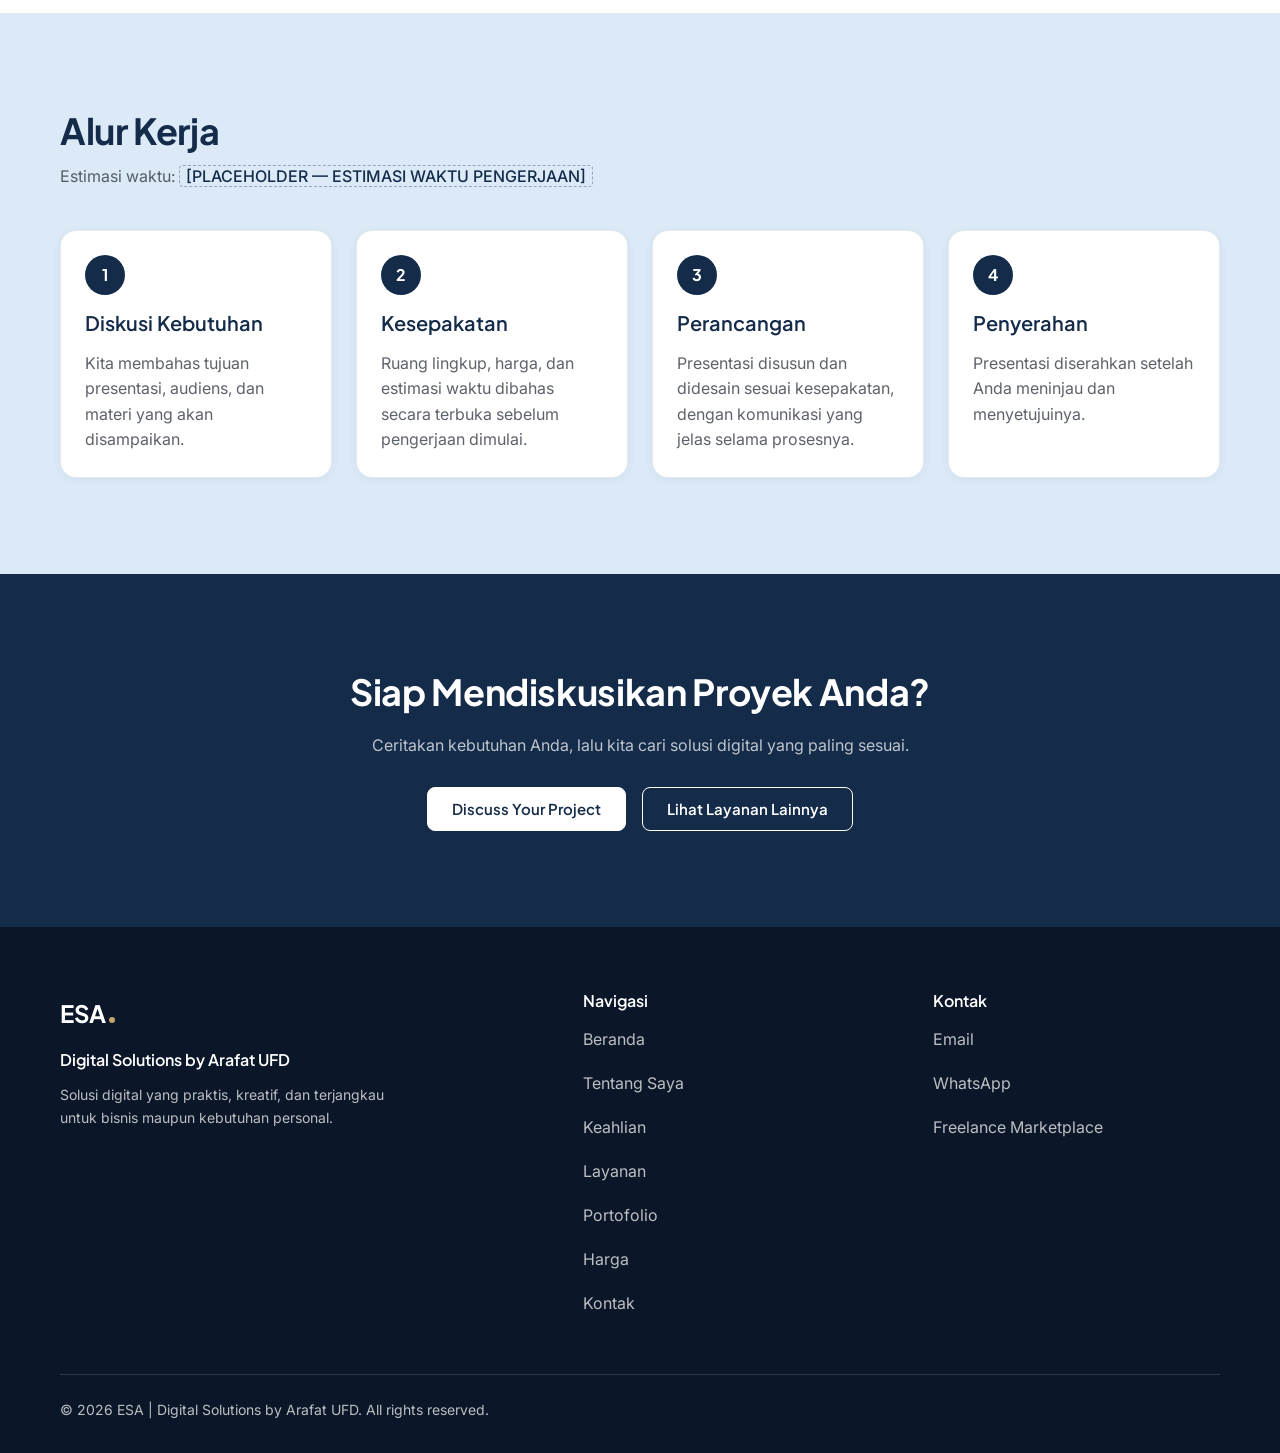
<file: services/presentation-design.html>
<!DOCTYPE html>
<html lang="id">
<head>
  <meta charset="utf-8">
  <meta name="viewport" content="width=device-width, initial-scale=1">

  <title>Presentation Design | ESA | Digital Solutions by Arafat UFD</title>
  <meta name="description" content="Pembuatan presentasi yang terstruktur dan menarik secara visual untuk membantu menyampaikan informasi dan ide dengan lebih efektif. Harga mulai dari Rp35.000.">
  <meta name="theme-color" content="#142B4A">
  <link rel="canonical" href="https://arafatufd.github.io/esa-aud-portofolio/services/presentation-design.html">

  <!-- Open Graph (social sharing) -->
  <meta property="og:type" content="website">
  <meta property="og:locale" content="id_ID">
  <meta property="og:title" content="Presentation Design | ESA | Digital Solutions by Arafat UFD">
  <meta property="og:description" content="Pembuatan presentasi yang terstruktur dan menarik secara visual untuk membantu menyampaikan informasi dan ide dengan lebih efektif.">
  <meta property="og:url" content="https://arafatufd.github.io/esa-aud-portofolio/services/presentation-design.html">
  <meta property="og:image" content="https://arafatufd.github.io/esa-aud-portofolio/assets/img/og-image.png">
  <meta property="og:image:width" content="1200">
  <meta property="og:image:height" content="630">
  <meta property="og:image:alt" content="ESA | Digital Solutions by Arafat UFD">
  <meta name="twitter:card" content="summary_large_image">

  <!-- Favicon (created in Phase 10) -->
  <link rel="icon" href="../assets/img/favicon.svg" type="image/svg+xml">

  <!-- Fonts: Plus Jakarta Sans (headings, navigation, buttons, labels) and Inter (body text) -->
  <link rel="preconnect" href="https://fonts.googleapis.com">
  <link rel="preconnect" href="https://fonts.gstatic.com" crossorigin>
  <link rel="stylesheet" href="https://fonts.googleapis.com/css2?family=Inter:wght@400;500;600;700&amp;family=Plus+Jakarta+Sans:wght@500;600;700&amp;display=swap">

  <!-- Styles (order matters). Inner pages also load pages.css. -->
  <link rel="stylesheet" href="../assets/css/tokens.css">
  <link rel="stylesheet" href="../assets/css/base.css">
  <link rel="stylesheet" href="../assets/css/components.css">
  <link rel="stylesheet" href="../assets/css/sections.css">
  <link rel="stylesheet" href="../assets/css/pages.css">

  <!--
    CONTACT DETAILS: not written in this file. main.js fills every
    data-link / data-text element from assets/js/config.js. Until config.js
    holds real values, links fall back to ../index.html#contact.
  -->
</head>

<body>
  <a class="skip-link" href="#main">Langsung ke konten utama</a>

  <!-- ======================================================================
       NAVIGASI
       ====================================================================== -->
  <header class="navbar">
    <div class="navbar__inner container">
      <a class="wordmark" href="../index.html" aria-label="ESA, ke beranda">
        <span class="wordmark__text">ESA</span>
        <span class="wordmark__accent" aria-hidden="true"></span>
      </a>

      <button class="navbar__toggle" type="button" aria-expanded="false" aria-controls="site-menu" aria-label="Buka menu">
        <span class="navbar__toggle-icon" aria-hidden="true"></span>
      </button>

      <nav class="navbar__menu" id="site-menu" aria-label="Menu utama">
        <ul class="navbar__links">
          <li><a class="navbar__link" href="../index.html#home">Beranda</a></li>
          <li><a class="navbar__link" href="../index.html#about">Tentang Saya</a></li>
          <li><a class="navbar__link" href="../index.html#skills">Keahlian</a></li>
          <li><a class="navbar__link is-active" href="../index.html#services" aria-current="page">Layanan</a></li>
          <li><a class="navbar__link" href="../index.html#portfolio">Portofolio</a></li>
          <li><a class="navbar__link" href="../index.html#pricing">Harga</a></li>
          <li><a class="navbar__link" href="../index.html#contact">Kontak</a></li>
        </ul>
        <a class="btn btn--primary navbar__cta" href="../index.html#contact" data-link="whatsapp">Contact Me</a>
      </nav>
    </div>
  </header>

  <main id="main" tabindex="-1">

    <!-- ====================================================================
         HERO
         ==================================================================== -->
    <section class="page-hero" aria-labelledby="page-title">
      <div class="container">
        <nav class="breadcrumb" aria-label="Breadcrumb">
          <ol>
            <li><a class="link-plain" href="../index.html">Beranda</a></li>
            <li><a class="link-plain" href="../index.html#services">Layanan</a></li>
            <li aria-current="page">Presentation Design</li>
          </ol>
        </nav>

        <div class="page-hero__grid page-hero__grid--split">
          <div class="page-hero__content">
            <h1 class="page-hero__title" id="page-title">Presentation Design</h1>
            <p class="page-hero__lead">Pembuatan presentasi yang terstruktur dan menarik secara visual untuk membantu menyampaikan informasi dan ide dengan lebih efektif.</p>
          </div>

          <aside class="card page-hero__aside" aria-label="Harga layanan">
            <span class="icon-box" aria-hidden="true">
              <svg class="icon" viewBox="0 0 24 24" focusable="false"><path d="M2 3h20"/><path d="M21 3v11a2 2 0 0 1-2 2H5a2 2 0 0 1-2-2V3"/><path d="m7 21 5-5 5 5"/></svg>
            </span>
            <h2 class="card__title">Presentation Design</h2>
            <p class="price">
              <span class="price__label">Starting at</span>
              <span class="price__amount">Rp35.000</span>
            </p>
            <p class="card__text"><small>Harga akhir dapat berubah sesuai dengan ruang lingkup, tingkat kompleksitas, dan kebutuhan khusus setiap proyek.</small></p>
          </aside>
        </div>
      </div>
    </section>

    <!-- ====================================================================
         RINGKASAN
         ==================================================================== -->
    <section class="section detail-section" aria-labelledby="ringkasan-title">
      <div class="container split">
        <div class="split__head">
          <header class="section-heading">
            <h2 class="section-heading__title" id="ringkasan-title">Ringkasan</h2>
          </header>
        </div>
        <div class="split__body">
          <div class="prose">
            <p>Presentasi yang efektif memiliki alur yang jelas, tampilan yang menarik, dan mudah dipahami. Saya membantu menyusun isi, tata letak, dan elemen visual agar pesan Anda tersampaikan dengan baik.</p>
            <p>Untuk kebutuhan visual tertentu, pemanfaatan AI dapat membantu proses pembuatan gambar atau ilustrasi pendukung.</p>
          </div>
        </div>
      </div>
    </section>

    <!-- ====================================================================
         YANG TERMASUK
         ==================================================================== -->
    <section class="section detail-section detail-section--alt" aria-labelledby="termasuk-title">
      <div class="container split">
        <div class="split__head">
          <header class="section-heading">
            <h2 class="section-heading__title" id="termasuk-title">Yang Termasuk</h2>
          </header>
        </div>
        <div class="split__body">
          <ul class="check-list">
            <li>Penyusunan alur dan struktur isi presentasi</li>
            <li>Tata letak slide yang konsisten dan mudah dibaca</li>
            <li>Tampilan visual yang selaras, mencakup warna, huruf, dan elemen pendukung</li>
            <li>Dukungan pembuatan visual atau ilustrasi bila diperlukan</li>
            <li>Maksimal 7 slide profesional dalam paket dasar</li>
            <li>Format file presentasi (.pptx) dan dokumen PDF siap tayang</li>
            <li>Termasuk 2 kali sesi revisi minor struktur dan visual</li>
          </ul>
        </div>
      </div>
    </section>

    <!-- ====================================================================
         COCOK UNTUK
         ==================================================================== -->
    <section class="section detail-section" aria-labelledby="cocok-title">
      <div class="container split">
        <div class="split__head">
          <header class="section-heading">
            <h2 class="section-heading__title" id="cocok-title">Cocok Untuk</h2>
          </header>
        </div>
        <div class="split__body">
          <ul class="check-list">
            <li>Presentasi bisnis, seperti pengenalan usaha atau penawaran</li>
            <li>Presentasi akademik, seperti seminar atau tugas</li>
            <li>Presentasi personal untuk menyampaikan ide atau informasi</li>
          </ul>
        </div>
      </div>
    </section>

    <!-- ====================================================================
         ALUR KERJA
         ==================================================================== -->
    <section class="section detail-section detail-section--soft" aria-labelledby="alur-title">
      <div class="container">
        <header class="section-heading">
          <h2 class="section-heading__title" id="alur-title">Alur Kerja</h2>
          <p class="section-heading__intro">Estimasi waktu: <span class="placeholder-text">[PLACEHOLDER — ESTIMASI WAKTU PENGERJAAN]</span></p>
        </header>

        <ol class="steps steps--4">
          <li class="card step">
            <h3 class="card__title">Diskusi Kebutuhan</h3>
            <p class="card__text">Kita membahas tujuan presentasi, audiens, dan materi yang akan disampaikan.</p>
          </li>
          <li class="card step">
            <h3 class="card__title">Kesepakatan</h3>
            <p class="card__text">Ruang lingkup, harga, dan estimasi waktu dibahas secara terbuka sebelum pengerjaan dimulai.</p>
          </li>
          <li class="card step">
            <h3 class="card__title">Perancangan</h3>
            <p class="card__text">Presentasi disusun dan didesain sesuai kesepakatan, dengan komunikasi yang jelas selama prosesnya.</p>
          </li>
          <li class="card step">
            <h3 class="card__title">Penyerahan</h3>
            <p class="card__text">Presentasi diserahkan setelah Anda meninjau dan menyetujuinya.</p>
          </li>
        </ol>
      </div>
    </section>

    <!-- ====================================================================
         CTA
         ==================================================================== -->
    <section class="section cta-band on-dark" aria-labelledby="cta-title">
      <div class="container">
        <div class="cta-band__inner">
          <h2 id="cta-title">Siap Mendiskusikan Proyek Anda?</h2>
          <p>Ceritakan kebutuhan Anda, lalu kita cari solusi digital yang paling sesuai.</p>
          <div class="btn-group">
            <a class="btn btn--primary" href="../index.html#contact" data-link="whatsapp">Discuss Your Project</a>
            <a class="btn btn--secondary" href="../index.html#services">Lihat Layanan Lainnya</a>
          </div>
        </div>
      </div>
    </section>

  </main>

  <!-- ======================================================================
       FOOTER
       ====================================================================== -->
  <footer class="footer on-dark">
    <div class="container">
      <div class="footer__grid">
        <div class="footer__brand">
          <a class="wordmark" href="../index.html" aria-label="ESA, ke beranda">
            <span class="wordmark__text">ESA</span>
            <span class="wordmark__accent" aria-hidden="true"></span>
          </a>
          <p class="footer__tagline">Digital Solutions by Arafat UFD</p>
          <p class="footer__description">Solusi digital yang praktis, kreatif, dan terjangkau untuk bisnis maupun kebutuhan personal.</p>
        </div>

        <nav class="footer__nav" aria-label="Navigasi footer">
          <h2 class="footer__title">Navigasi</h2>
          <ul class="footer__list">
            <li><a class="footer__link" href="../index.html#home">Beranda</a></li>
            <li><a class="footer__link" href="../index.html#about">Tentang Saya</a></li>
            <li><a class="footer__link" href="../index.html#skills">Keahlian</a></li>
            <li><a class="footer__link" href="../index.html#services">Layanan</a></li>
            <li><a class="footer__link" href="../index.html#portfolio">Portofolio</a></li>
            <li><a class="footer__link" href="../index.html#pricing">Harga</a></li>
            <li><a class="footer__link" href="../index.html#contact">Kontak</a></li>
          </ul>
        </nav>

        <div class="footer__contact">
          <h2 class="footer__title">Kontak</h2>
          <ul class="footer__list">
            <li><a class="footer__link" href="../index.html#contact" data-link="email">Email</a></li>
            <li><a class="footer__link" href="../index.html#contact" data-link="whatsapp">WhatsApp</a></li>
            <li><a class="footer__link" href="../index.html#contact" data-link="marketplace">Freelance Marketplace</a></li>
          </ul>
        </div>
      </div>

      <div class="footer__bottom">
        <p class="footer__copyright">© 2026 ESA | Digital Solutions by Arafat UFD. All rights reserved.</p>
      </div>
    </div>
  </footer>

  <!-- Scripts. config.js must load before main.js. -->
  <script src="../assets/js/config.js" defer></script>
  <script src="../assets/js/main.js" defer></script>
</body>
</html>
</file>
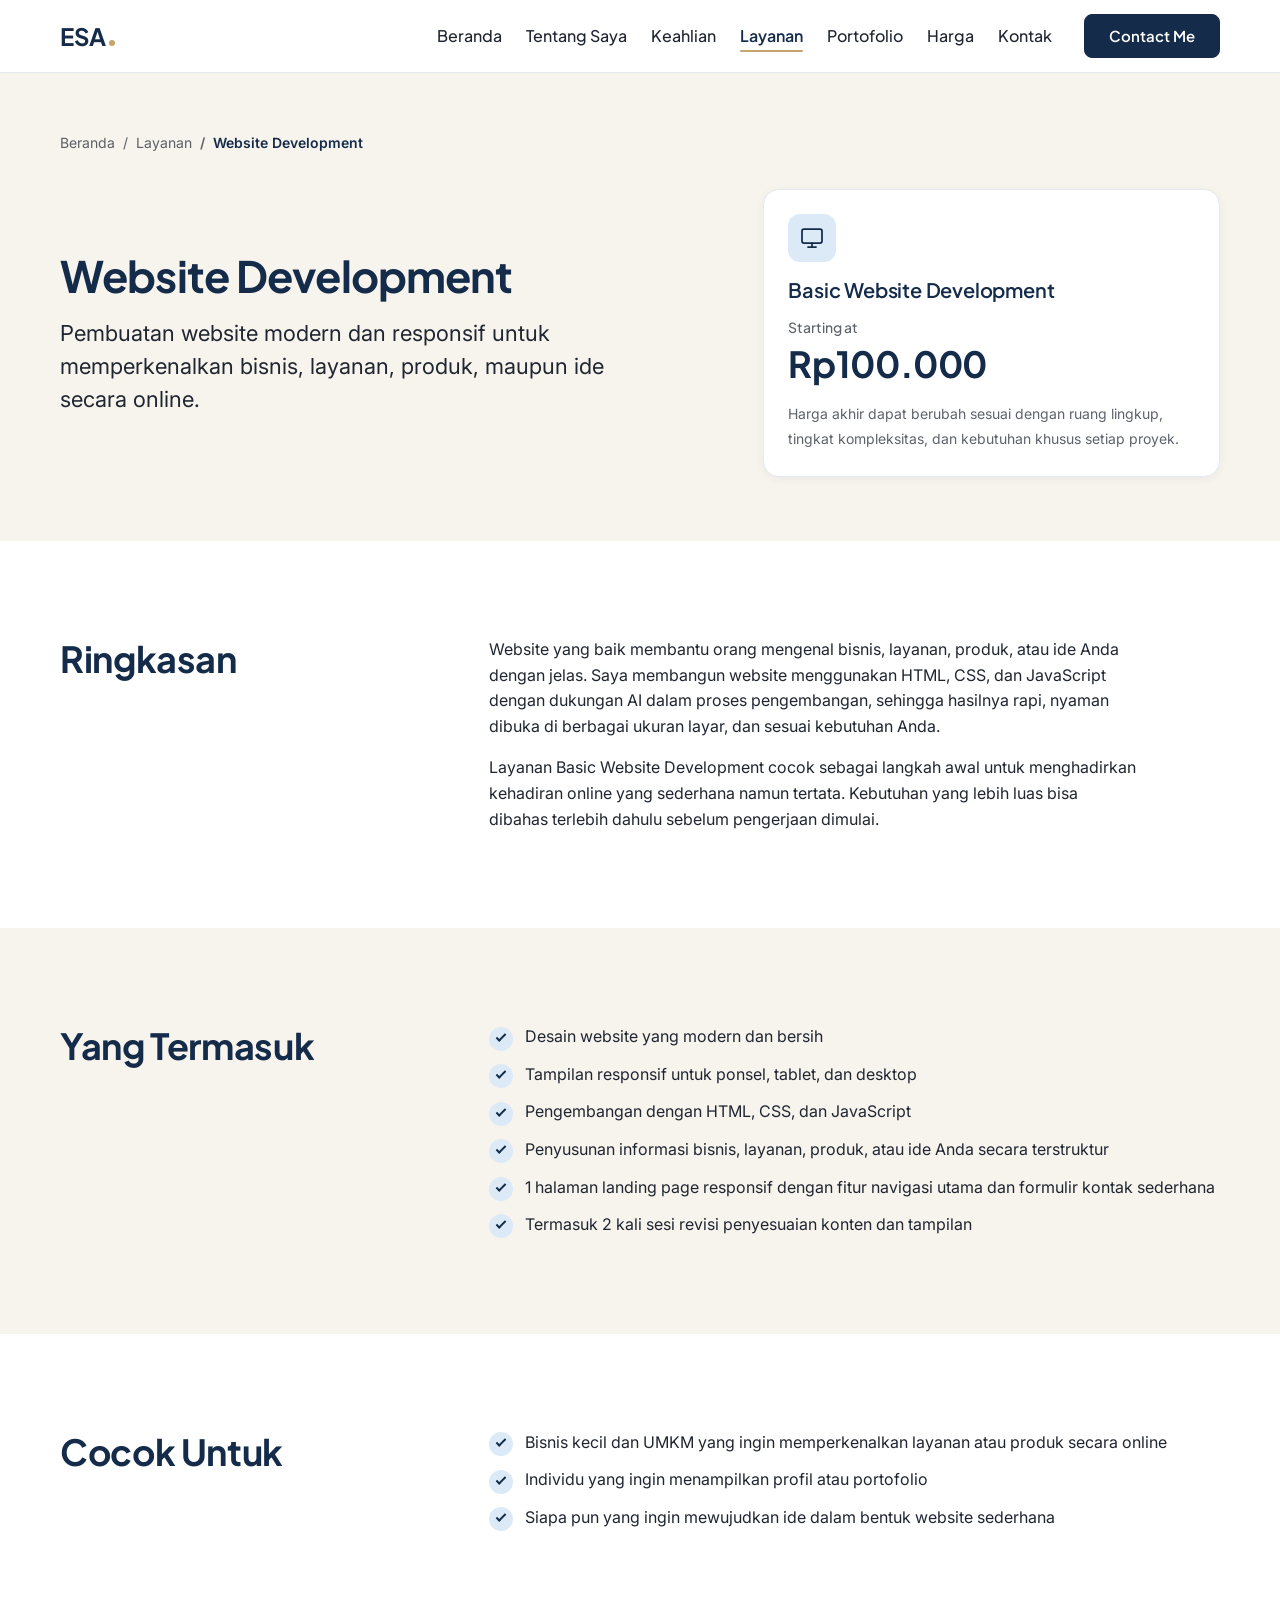
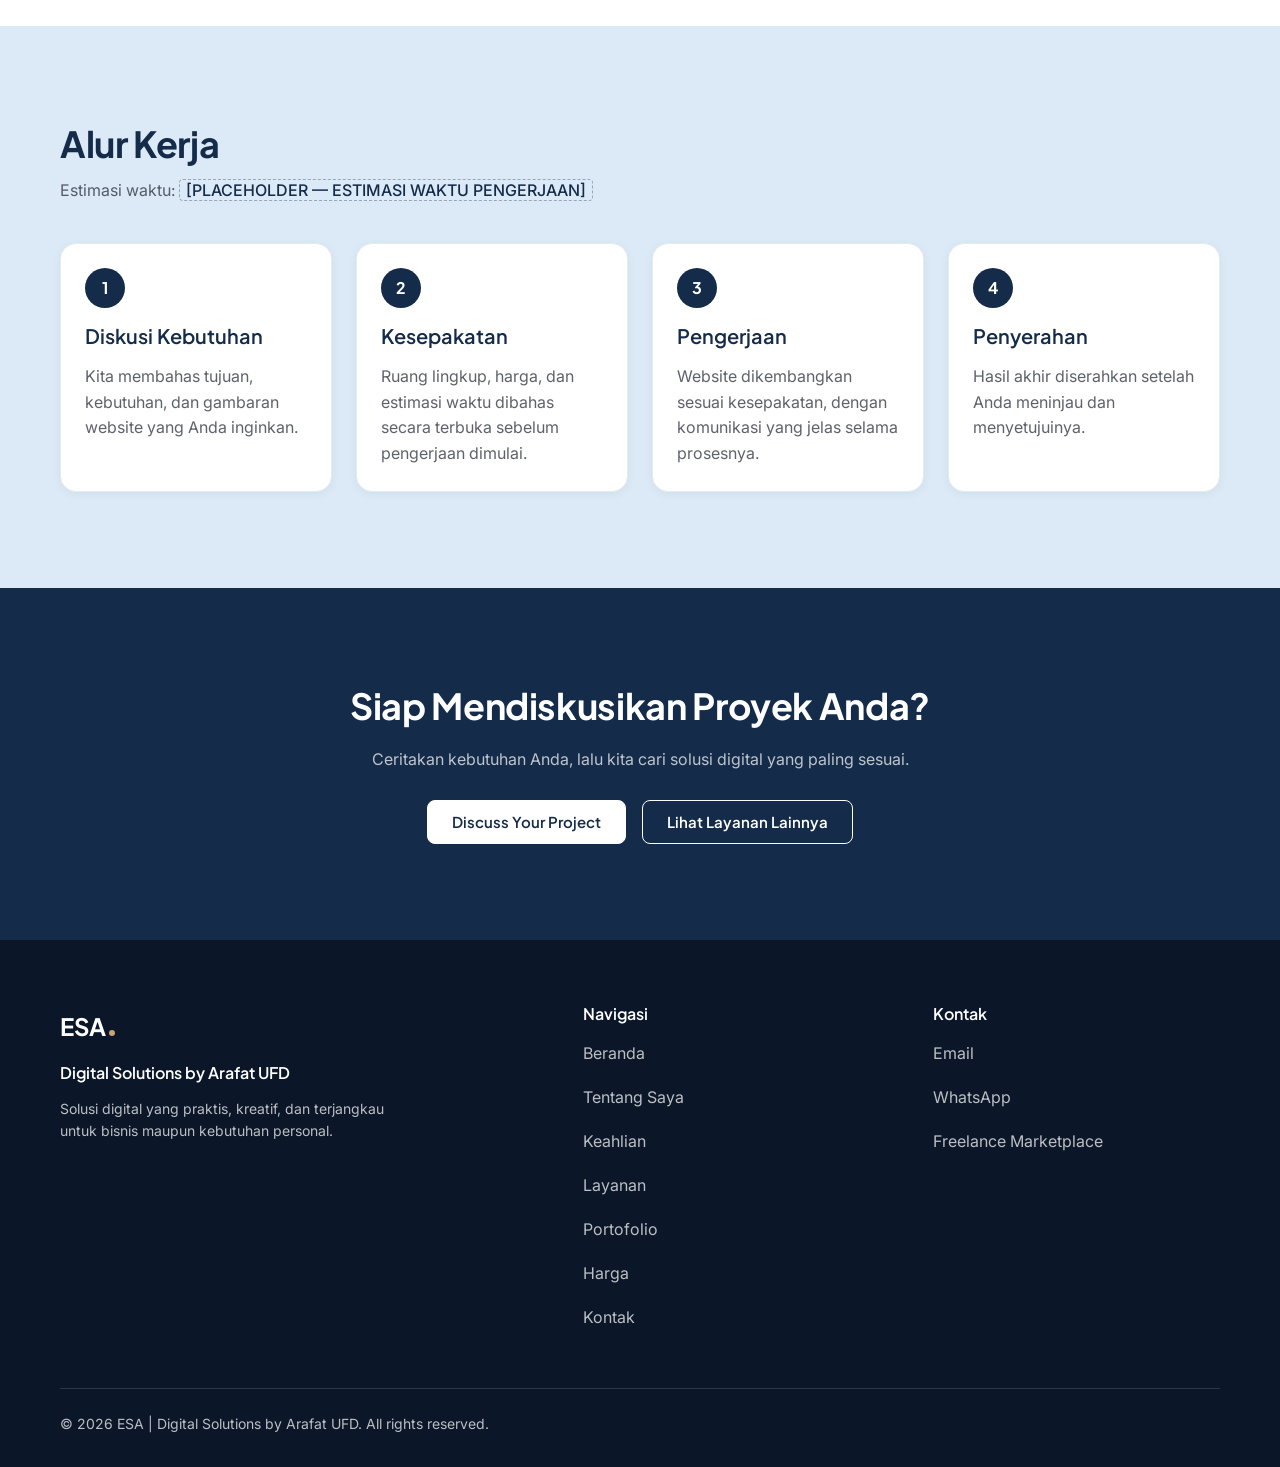
<file: services/website-development.html>
<!DOCTYPE html>
<html lang="id">
<head>
  <meta charset="utf-8">
  <meta name="viewport" content="width=device-width, initial-scale=1">

  <title>Website Development | ESA | Digital Solutions by Arafat UFD</title>
  <meta name="description" content="Pembuatan website modern dan responsif untuk memperkenalkan bisnis, layanan, produk, maupun ide secara online. Harga mulai dari Rp100.000.">
  <meta name="theme-color" content="#142B4A">
  <link rel="canonical" href="https://arafatufd.github.io/esa-aud-portofolio/services/website-development.html">

  <!-- Open Graph (social sharing) -->
  <meta property="og:type" content="website">
  <meta property="og:locale" content="id_ID">
  <meta property="og:title" content="Website Development | ESA | Digital Solutions by Arafat UFD">
  <meta property="og:description" content="Pembuatan website modern dan responsif untuk memperkenalkan bisnis, layanan, produk, maupun ide secara online.">
  <meta property="og:url" content="https://arafatufd.github.io/esa-aud-portofolio/services/website-development.html">
  <meta property="og:image" content="https://arafatufd.github.io/esa-aud-portofolio/assets/img/og-image.png">
  <meta property="og:image:width" content="1200">
  <meta property="og:image:height" content="630">
  <meta property="og:image:alt" content="ESA | Digital Solutions by Arafat UFD">
  <meta name="twitter:card" content="summary_large_image">

  <!-- Favicon (created in Phase 10) -->
  <link rel="icon" href="../assets/img/favicon.svg" type="image/svg+xml">

  <!-- Fonts: Plus Jakarta Sans (headings, navigation, buttons, labels) and Inter (body text) -->
  <link rel="preconnect" href="https://fonts.googleapis.com">
  <link rel="preconnect" href="https://fonts.gstatic.com" crossorigin>
  <link rel="stylesheet" href="https://fonts.googleapis.com/css2?family=Inter:wght@400;500;600;700&amp;family=Plus+Jakarta+Sans:wght@500;600;700&amp;display=swap">

  <!-- Styles (order matters). Inner pages also load pages.css. -->
  <link rel="stylesheet" href="../assets/css/tokens.css">
  <link rel="stylesheet" href="../assets/css/base.css">
  <link rel="stylesheet" href="../assets/css/components.css">
  <link rel="stylesheet" href="../assets/css/sections.css">
  <link rel="stylesheet" href="../assets/css/pages.css">

  <!--
    CONTACT DETAILS: not written in this file. main.js fills every
    data-link / data-text element from assets/js/config.js. Until config.js
    holds real values, links fall back to ../index.html#contact.
  -->
</head>

<body>
  <a class="skip-link" href="#main">Langsung ke konten utama</a>

  <!-- ======================================================================
       NAVIGASI
       ====================================================================== -->
  <header class="navbar">
    <div class="navbar__inner container">
      <a class="wordmark" href="../index.html" aria-label="ESA, ke beranda">
        <span class="wordmark__text">ESA</span>
        <span class="wordmark__accent" aria-hidden="true"></span>
      </a>

      <button class="navbar__toggle" type="button" aria-expanded="false" aria-controls="site-menu" aria-label="Buka menu">
        <span class="navbar__toggle-icon" aria-hidden="true"></span>
      </button>

      <nav class="navbar__menu" id="site-menu" aria-label="Menu utama">
        <ul class="navbar__links">
          <li><a class="navbar__link" href="../index.html#home">Beranda</a></li>
          <li><a class="navbar__link" href="../index.html#about">Tentang Saya</a></li>
          <li><a class="navbar__link" href="../index.html#skills">Keahlian</a></li>
          <li><a class="navbar__link is-active" href="../index.html#services" aria-current="page">Layanan</a></li>
          <li><a class="navbar__link" href="../index.html#portfolio">Portofolio</a></li>
          <li><a class="navbar__link" href="../index.html#pricing">Harga</a></li>
          <li><a class="navbar__link" href="../index.html#contact">Kontak</a></li>
        </ul>
        <a class="btn btn--primary navbar__cta" href="../index.html#contact" data-link="whatsapp">Contact Me</a>
      </nav>
    </div>
  </header>

  <main id="main" tabindex="-1">

    <!-- ====================================================================
         HERO
         ==================================================================== -->
    <section class="page-hero" aria-labelledby="page-title">
      <div class="container">
        <nav class="breadcrumb" aria-label="Breadcrumb">
          <ol>
            <li><a class="link-plain" href="../index.html">Beranda</a></li>
            <li><a class="link-plain" href="../index.html#services">Layanan</a></li>
            <li aria-current="page">Website Development</li>
          </ol>
        </nav>

        <div class="page-hero__grid page-hero__grid--split">
          <div class="page-hero__content">
            <h1 class="page-hero__title" id="page-title">Website Development</h1>
            <p class="page-hero__lead">Pembuatan website modern dan responsif untuk memperkenalkan bisnis, layanan, produk, maupun ide secara online.</p>
          </div>

          <aside class="card page-hero__aside" aria-label="Harga layanan">
            <span class="icon-box" aria-hidden="true">
              <svg class="icon" viewBox="0 0 24 24" focusable="false"><rect width="20" height="14" x="2" y="3" rx="2"/><line x1="8" x2="16" y1="21" y2="21"/><line x1="12" x2="12" y1="17" y2="21"/></svg>
            </span>
            <h2 class="card__title">Basic Website Development</h2>
            <p class="price">
              <span class="price__label">Starting at</span>
              <span class="price__amount">Rp100.000</span>
            </p>
            <p class="card__text"><small>Harga akhir dapat berubah sesuai dengan ruang lingkup, tingkat kompleksitas, dan kebutuhan khusus setiap proyek.</small></p>
          </aside>
        </div>
      </div>
    </section>

    <!-- ====================================================================
         RINGKASAN
         ==================================================================== -->
    <section class="section detail-section" aria-labelledby="ringkasan-title">
      <div class="container split">
        <div class="split__head">
          <header class="section-heading">
            <h2 class="section-heading__title" id="ringkasan-title">Ringkasan</h2>
          </header>
        </div>
        <div class="split__body">
          <div class="prose">
            <p>Website yang baik membantu orang mengenal bisnis, layanan, produk, atau ide Anda dengan jelas. Saya membangun website menggunakan HTML, CSS, dan JavaScript dengan dukungan AI dalam proses pengembangan, sehingga hasilnya rapi, nyaman dibuka di berbagai ukuran layar, dan sesuai kebutuhan Anda.</p>
            <p>Layanan Basic Website Development cocok sebagai langkah awal untuk menghadirkan kehadiran online yang sederhana namun tertata. Kebutuhan yang lebih luas bisa dibahas terlebih dahulu sebelum pengerjaan dimulai.</p>
          </div>
        </div>
      </div>
    </section>

    <!-- ====================================================================
         YANG TERMASUK
         ==================================================================== -->
    <section class="section detail-section detail-section--alt" aria-labelledby="termasuk-title">
      <div class="container split">
        <div class="split__head">
          <header class="section-heading">
            <h2 class="section-heading__title" id="termasuk-title">Yang Termasuk</h2>
          </header>
        </div>
        <div class="split__body">
          <ul class="check-list">
            <li>Desain website yang modern dan bersih</li>
            <li>Tampilan responsif untuk ponsel, tablet, dan desktop</li>
            <li>Pengembangan dengan HTML, CSS, dan JavaScript</li>
            <li>Penyusunan informasi bisnis, layanan, produk, atau ide Anda secara terstruktur</li>
            <li>1 halaman landing page responsif dengan fitur navigasi utama dan formulir kontak sederhana</li>
            <li>Termasuk 2 kali sesi revisi penyesuaian konten dan tampilan</li>
          </ul>
        </div>
      </div>
    </section>

    <!-- ====================================================================
         COCOK UNTUK
         ==================================================================== -->
    <section class="section detail-section" aria-labelledby="cocok-title">
      <div class="container split">
        <div class="split__head">
          <header class="section-heading">
            <h2 class="section-heading__title" id="cocok-title">Cocok Untuk</h2>
          </header>
        </div>
        <div class="split__body">
          <ul class="check-list">
            <li>Bisnis kecil dan UMKM yang ingin memperkenalkan layanan atau produk secara online</li>
            <li>Individu yang ingin menampilkan profil atau portofolio</li>
            <li>Siapa pun yang ingin mewujudkan ide dalam bentuk website sederhana</li>
          </ul>
        </div>
      </div>
    </section>

    <!-- ====================================================================
         ALUR KERJA
         ==================================================================== -->
    <section class="section detail-section detail-section--soft" aria-labelledby="alur-title">
      <div class="container">
        <header class="section-heading">
          <h2 class="section-heading__title" id="alur-title">Alur Kerja</h2>
          <p class="section-heading__intro">Estimasi waktu: <span class="placeholder-text">[PLACEHOLDER — ESTIMASI WAKTU PENGERJAAN]</span></p>
        </header>

        <ol class="steps steps--4">
          <li class="card step">
            <h3 class="card__title">Diskusi Kebutuhan</h3>
            <p class="card__text">Kita membahas tujuan, kebutuhan, dan gambaran website yang Anda inginkan.</p>
          </li>
          <li class="card step">
            <h3 class="card__title">Kesepakatan</h3>
            <p class="card__text">Ruang lingkup, harga, dan estimasi waktu dibahas secara terbuka sebelum pengerjaan dimulai.</p>
          </li>
          <li class="card step">
            <h3 class="card__title">Pengerjaan</h3>
            <p class="card__text">Website dikembangkan sesuai kesepakatan, dengan komunikasi yang jelas selama prosesnya.</p>
          </li>
          <li class="card step">
            <h3 class="card__title">Penyerahan</h3>
            <p class="card__text">Hasil akhir diserahkan setelah Anda meninjau dan menyetujuinya.</p>
          </li>
        </ol>
      </div>
    </section>

    <!-- ====================================================================
         CTA
         ==================================================================== -->
    <section class="section cta-band on-dark" aria-labelledby="cta-title">
      <div class="container">
        <div class="cta-band__inner">
          <h2 id="cta-title">Siap Mendiskusikan Proyek Anda?</h2>
          <p>Ceritakan kebutuhan Anda, lalu kita cari solusi digital yang paling sesuai.</p>
          <div class="btn-group">
            <a class="btn btn--primary" href="../index.html#contact" data-link="whatsapp">Discuss Your Project</a>
            <a class="btn btn--secondary" href="../index.html#services">Lihat Layanan Lainnya</a>
          </div>
        </div>
      </div>
    </section>

  </main>

  <!-- ======================================================================
       FOOTER
       ====================================================================== -->
  <footer class="footer on-dark">
    <div class="container">
      <div class="footer__grid">
        <div class="footer__brand">
          <a class="wordmark" href="../index.html" aria-label="ESA, ke beranda">
            <span class="wordmark__text">ESA</span>
            <span class="wordmark__accent" aria-hidden="true"></span>
          </a>
          <p class="footer__tagline">Digital Solutions by Arafat UFD</p>
          <p class="footer__description">Solusi digital yang praktis, kreatif, dan terjangkau untuk bisnis maupun kebutuhan personal.</p>
        </div>

        <nav class="footer__nav" aria-label="Navigasi footer">
          <h2 class="footer__title">Navigasi</h2>
          <ul class="footer__list">
            <li><a class="footer__link" href="../index.html#home">Beranda</a></li>
            <li><a class="footer__link" href="../index.html#about">Tentang Saya</a></li>
            <li><a class="footer__link" href="../index.html#skills">Keahlian</a></li>
            <li><a class="footer__link" href="../index.html#services">Layanan</a></li>
            <li><a class="footer__link" href="../index.html#portfolio">Portofolio</a></li>
            <li><a class="footer__link" href="../index.html#pricing">Harga</a></li>
            <li><a class="footer__link" href="../index.html#contact">Kontak</a></li>
          </ul>
        </nav>

        <div class="footer__contact">
          <h2 class="footer__title">Kontak</h2>
          <ul class="footer__list">
            <li><a class="footer__link" href="../index.html#contact" data-link="email">Email</a></li>
            <li><a class="footer__link" href="../index.html#contact" data-link="whatsapp">WhatsApp</a></li>
            <li><a class="footer__link" href="../index.html#contact" data-link="marketplace">Freelance Marketplace</a></li>
          </ul>
        </div>
      </div>

      <div class="footer__bottom">
        <p class="footer__copyright">© 2026 ESA | Digital Solutions by Arafat UFD. All rights reserved.</p>
      </div>
    </div>
  </footer>

  <!-- Scripts. config.js must load before main.js. -->
  <script src="../assets/js/config.js" defer></script>
  <script src="../assets/js/main.js" defer></script>
</body>
</html>
</file>
<file: assets/css/tokens.css>
/* ==========================================================================
   ESA | Digital Solutions by Arafat UFD
   File:    assets/css/tokens.css
   Purpose: Design tokens (CSS custom properties) shared by every page.
   Source:  Master Design Specification & Claude Handover v1.0 (Document B)
   Order:   tokens.css -> base.css -> components.css -> sections.css -> pages.css

   Rules for this file
   - Tokens only. No element, class, or component selectors live here.
   - Values come from Document B. Where Document B gives only a desktop and
     a mobile value, the tablet value is documented as an interpolation.
   - Mobile-first: the default values are mobile values. Larger screens
     override them with min-width media queries.

   Approved breakpoints (custom properties cannot be used inside media
   queries, so these are documented here and written out literally):
     Mobile  : below 768px   (default values in this file)
     Tablet  : 768px - 1023px  -> @media (min-width: 768px)
     Desktop : 1024px and up   -> @media (min-width: 1024px)

   Fonts are loaded in each page's <head> (Google Fonts, weights
   400/500/600/700 for both families). This file only names them.
   ========================================================================== */

:root {

  /* ------------------------------------------------------------------------
     1. BRAND PALETTE (approved, locked)
     ------------------------------------------------------------------------ */
  --color-navy:        #142B4A;  /* Deep Navy      - primary brand            */
  --color-midnight:    #0B1728;  /* Midnight Navy  - dark backgrounds         */
  --color-light-blue:  #DCEAF7;  /* Light Blue     - supporting accent        */
  --color-white:       #FFFFFF;  /* White          - main background          */
  --color-cream:       #F7F4ED;  /* Warm Cream     - alternative background   */
  --color-charcoal:    #202631;  /* Charcoal       - main text                */
  --color-gold:        #C5A46D;  /* Soft Gold      - minimal decorative accent */

  /* Card border colour specified in Document B section 5.2 */
  --color-border:      #E5EAF0;

  /* ------------------------------------------------------------------------
     2. SEMANTIC COLOUR ROLES
     Components should use these roles, not the raw palette values.
     ------------------------------------------------------------------------ */

  /* Page and section backgrounds (Document B section 3.3) */
  --bg-page:           var(--color-white);
  --bg-alt:            var(--color-cream);       /* About, Portfolio           */
  --bg-soft:           var(--color-light-blue);  /* Services (Light Blue/White) */
  --bg-dark:           var(--color-navy);        /* Working Principles, Contact */
  --bg-darkest:        var(--color-midnight);    /* Footer                      */
  --bg-card:           var(--color-white);

  /* Text on light backgrounds */
  --text-primary:      var(--color-charcoal);
  --text-heading:      var(--color-navy);
  --text-muted:        rgba(32, 38, 49, 0.72);   /* Charcoal at 72%: about 6:1 on white */

  /* Text on dark backgrounds (Navy / Midnight) */
  --text-on-dark:        var(--color-white);
  --text-on-dark-muted:  rgba(255, 255, 255, 0.72);

  /* Interactive colours */
  --link-color:        var(--color-navy);
  --link-hover:        var(--color-midnight);

  /* Buttons (Document B section 5.1) */
  --btn-primary-bg:          var(--color-navy);
  --btn-primary-text:        var(--color-white);
  --btn-primary-bg-hover:    var(--color-midnight);
  --btn-secondary-bg:        transparent;
  --btn-secondary-text:      var(--color-navy);
  --btn-secondary-border:    var(--color-navy);
  --btn-secondary-bg-hover:  var(--color-light-blue);
  --btn-text-color:          var(--color-navy);

  /* Icons (Deep Navy icon on a Light Blue bubble) */
  --icon-color:        var(--color-navy);
  --icon-bg:           var(--color-light-blue);

  /* Gold usage note:
     --color-gold is a decorative accent only (thin rules, small dots, the
     wordmark accent). Its contrast on white and cream is too low for text,
     so never use it as text on light backgrounds. */
  --accent-gold:       var(--color-gold);

  /* Focus indicators (visible on both light and dark sections) */
  --focus-ring-color:          var(--color-navy);
  --focus-ring-color-on-dark:  var(--color-light-blue);
  --focus-ring-width:          2px;
  --focus-ring-offset:         3px;

  /* ------------------------------------------------------------------------
     3. TYPOGRAPHY
     No serif fonts anywhere (Document B section 4.1).
     ------------------------------------------------------------------------ */
  --font-heading: "Plus Jakarta Sans", system-ui, -apple-system, "Segoe UI",
                  Roboto, "Helvetica Neue", Arial, sans-serif;
  --font-body:    "Inter", system-ui, -apple-system, "Segoe UI",
                  Roboto, "Helvetica Neue", Arial, sans-serif;

  /* Weights */
  --fw-regular:   400;
  --fw-medium:    500;
  --fw-semibold:  600;
  --fw-bold:      700;

  /* Type scale - MOBILE values (default).
     Hero heading stays between 36px and 40px across the whole mobile range. */
  --fs-hero:        clamp(2.25rem, 1.65rem + 2.4vw, 2.5rem);  /* 36-40px */
  --fs-section:     1.75rem;    /* 28px */
  --fs-subheading:  1.25rem;    /* 20px */
  --fs-card:        1.125rem;   /* 18px */
  --fs-body:        1rem;       /* 16px (spec allows 15-16px) */
  --fs-small:       0.8125rem;  /* 13px */
  --fs-button:      0.9375rem;  /* 15px (spec allows 14-15px) */

  /* Line heights (Document B section 4.3) */
  --lh-heading:   1.2;
  --lh-body:      1.6;

  /* Letter spacing: slightly negative on large headings only */
  --ls-hero:      -0.02em;
  --ls-section:   -0.01em;
  --ls-normal:    0;

  /* Comfortable reading width for long paragraphs */
  --measure:      65ch;

  /* ------------------------------------------------------------------------
     4. LAYOUT
     Content is centred in a container that has a maximum content width of
     1,160px. Side padding sits outside that content width, so pages should
     use: width: min(100% - (2 * var(--container-pad)), var(--container-max));
     ------------------------------------------------------------------------ */
  --container-max:   1160px;
  --container-pad:   20px;    /* mobile; tablet 28px; desktop 40px */

  --section-space:   64px;    /* mobile; tablet 80px; desktop 96px */
  --card-gap:        24px;
  --grid-gap-lg:     32px;    /* gaps between larger layout columns */

  --nav-height:      68px;    /* sticky navbar */
  --touch-target:    44px;    /* minimum touch target size */

  /* General-purpose spacing scale (4px base) */
  --space-1:   4px;
  --space-2:   8px;
  --space-3:   12px;
  --space-4:   16px;
  --space-5:   20px;
  --space-6:   24px;
  --space-8:   32px;
  --space-10:  40px;
  --space-12:  48px;
  --space-16:  64px;

  /* ------------------------------------------------------------------------
     5. SHAPE, BORDERS AND DEPTH (Document B sections 5.1, 5.2, 5.4)
     ------------------------------------------------------------------------ */
  --radius-button:  8px;
  --radius-card:    16px;
  --radius-icon:    12px;    /* icon bubbles and small tags */
  --radius-pill:    999px;   /* small labels such as SELF-INITIATED PROJECT */

  --border-width:   1px;
  --border-card:    var(--border-width) solid var(--color-border);

  --card-padding:   24px;

  /* Subtle shadows tinted with Deep Navy. No heavy black shadows. */
  --shadow-sm:         0 1px 2px rgba(20, 43, 74, 0.06);
  --shadow-card:       0 2px 8px rgba(20, 43, 74, 0.06);
  --shadow-card-hover: 0 8px 24px rgba(20, 43, 74, 0.10);

  /* ------------------------------------------------------------------------
     6. ICONS
     ------------------------------------------------------------------------ */
  --icon-size:         24px;
  --icon-size-sm:      20px;
  --icon-bubble:       48px;
  --icon-stroke:       1.75;   /* consistent outline stroke width for inline SVG */

  /* ------------------------------------------------------------------------
     7. MOTION (Document B section 5.5: approximately 150-250ms, subtle)
     ------------------------------------------------------------------------ */
  --duration-fast:  150ms;
  --duration-base:  200ms;
  --duration-slow:  250ms;
  --ease-standard:  cubic-bezier(0.2, 0, 0, 1);

  --transition-colors: color var(--duration-base) var(--ease-standard),
                       background-color var(--duration-base) var(--ease-standard),
                       border-color var(--duration-base) var(--ease-standard);
  --transition-lift:   transform var(--duration-base) var(--ease-standard),
                       box-shadow var(--duration-base) var(--ease-standard);

  --lift-distance:  -4px;    /* slight upward movement on card hover */
  --image-zoom:     1.04;    /* subtle zoom on project images */

  /* ------------------------------------------------------------------------
     8. LAYERING
     ------------------------------------------------------------------------ */
  --z-base:      1;
  --z-nav:       100;
  --z-menu:      110;   /* mobile menu panel, above the navbar */
}

/* ==========================================================================
   TABLET - 768px and up
   Side padding 28px. Section spacing 80px.
   Hero and section headings use interpolated values between the approved
   mobile and desktop sizes (Document B gives only those two).
   ========================================================================== */
@media (min-width: 768px) {
  :root {
    --container-pad:  28px;
    --section-space:  80px;

    --fs-hero:        2.875rem;  /* 46px  (between 36-40px mobile and 52-56px desktop) */
    --fs-section:     2rem;      /* 32px  (between 28px mobile and 36px desktop)       */
    --fs-subheading:  1.375rem;  /* 22px */
    --fs-card:        1.25rem;   /* 20px */
    --fs-small:       0.875rem;  /* 14px */

    --nav-height:     72px;
  }
}

/* ==========================================================================
   DESKTOP - 1024px and up
   Side padding 40px. Section spacing 96px (approved range: 80-100px).
   ========================================================================== */
@media (min-width: 1024px) {
  :root {
    --container-pad:  40px;
    --section-space:  96px;

    --fs-hero:        3.25rem;   /* 52px */
    --fs-section:     2.25rem;   /* 36px */
  }
}

/* Large desktop: hero reaches the top of the approved 52-56px range */
@media (min-width: 1280px) {
  :root {
    --fs-hero:        3.5rem;    /* 56px */
  }
}

/* ==========================================================================
   REDUCED MOTION
   Removes transition time and hover movement everywhere that uses these
   tokens. Smooth scrolling is switched off separately in base.css.
   ========================================================================== */
@media (prefers-reduced-motion: reduce) {
  :root {
    --duration-fast:  0ms;
    --duration-base:  0ms;
    --duration-slow:  0ms;
    --lift-distance:  0px;
    --image-zoom:     1;
  }
}
</file>
<file: assets/css/base.css>
/* ==========================================================================
   ESA | Digital Solutions by Arafat UFD
   File:    assets/css/base.css
   Purpose: Reset, element defaults, and a few global layout utilities.
   Depends: tokens.css (must be loaded first)
   Order:   tokens.css -> base.css -> components.css -> sections.css -> pages.css

   Contents
     1. Reset
     2. Document defaults (html, body)
     3. Typography (headings, text, links)
     4. Media and form elements
     5. Focus, selection, motion preferences
     6. Global utilities (.container, .section, .on-dark, .visually-hidden,
        .skip-link, .no-scroll)

   Class naming convention for the whole project (used from components.css on):
     .block, .block__element, .block--modifier  (lowercase, hyphenated)
   ========================================================================== */


/* ==========================================================================
   1. RESET
   ========================================================================== */
*,
*::before,
*::after {
  box-sizing: border-box;
}

* {
  margin: 0;
}

/* The hidden attribute must always win over component display rules */
[hidden] {
  display: none !important;
}


/* ==========================================================================
   2. DOCUMENT DEFAULTS
   ========================================================================== */
html {
  -webkit-text-size-adjust: 100%;
  text-size-adjust: 100%;
  scroll-behavior: smooth;
  /* Keeps anchor targets clear of the sticky navbar */
  scroll-padding-top: calc(var(--nav-height) + var(--space-4));
}

body {
  min-height: 100vh;
  font-family: var(--font-body);
  font-size: var(--fs-body);
  font-weight: var(--fw-regular);
  line-height: var(--lh-body);
  color: var(--text-primary);
  background-color: var(--bg-page);
  -webkit-font-smoothing: antialiased;
  -moz-osx-font-smoothing: grayscale;
  text-rendering: optimizeLegibility;
  overflow-wrap: break-word;
}

main {
  display: block;
}


/* ==========================================================================
   3. TYPOGRAPHY
   ========================================================================== */
h1,
h2,
h3,
h4,
h5,
h6 {
  font-family: var(--font-heading);
  line-height: var(--lh-heading);
  color: var(--text-heading);
  text-wrap: balance;
}

h1 {
  font-size: var(--fs-hero);
  font-weight: var(--fw-bold);
  letter-spacing: var(--ls-hero);
}

h2 {
  font-size: var(--fs-section);
  font-weight: var(--fw-bold);
  letter-spacing: var(--ls-section);
}

h3 {
  font-size: var(--fs-subheading);
  font-weight: var(--fw-semibold);
}

h4,
h5,
h6 {
  font-size: var(--fs-card);
  font-weight: var(--fw-semibold);
}

p {
  text-wrap: pretty;
}

small {
  font-size: var(--fs-small);
}

strong,
b {
  font-weight: var(--fw-semibold);
}

a {
  color: var(--link-color);
  text-decoration: underline;
  text-decoration-thickness: 1px;
  text-underline-offset: 0.2em;
  transition: var(--transition-colors);
}

a:hover {
  color: var(--link-hover);
}

/* Lists that carry a class are styled by components; remove default bullets */
ul[class],
ol[class] {
  list-style: none;
  padding: 0;
}

ul:not([class]),
ol:not([class]) {
  padding-left: 1.25em;
}


/* ==========================================================================
   4. MEDIA AND FORM ELEMENTS
   ========================================================================== */
img,
picture,
video,
canvas {
  display: block;
  max-width: 100%;
}

img,
video {
  height: auto;
}

svg {
  display: block;
  max-width: 100%;
}

button,
input,
select,
textarea {
  font: inherit;
  color: inherit;
}

button {
  background: none;
  border: 0;
  padding: 0;
  cursor: pointer;
  -webkit-tap-highlight-color: transparent;
}

button:disabled {
  cursor: not-allowed;
}


/* ==========================================================================
   5. FOCUS, SELECTION, MOTION PREFERENCES
   ========================================================================== */

/* Visible focus for keyboard users. Dark sections re-scope the ring colour
   through the .on-dark utility below. */
:focus-visible {
  outline: var(--focus-ring-width) solid var(--focus-ring-color);
  outline-offset: var(--focus-ring-offset);
}

/* Mouse and touch clicks do not show the ring */
:focus:not(:focus-visible) {
  outline: none;
}

::selection {
  background-color: var(--color-light-blue);
  color: var(--color-navy);
}

@media (prefers-reduced-motion: reduce) {
  html {
    scroll-behavior: auto;
  }

  *,
  *::before,
  *::after {
    animation-duration: 0.01ms !important;
    animation-iteration-count: 1 !important;
    transition-duration: 0.01ms !important;
    scroll-behavior: auto !important;
  }
}


/* ==========================================================================
   6. GLOBAL UTILITIES
   ========================================================================== */

/* Centred content container (max content width 1,160px, side padding from
   tokens: 20px mobile, 28px tablet, 40px desktop) */
.container {
  width: min(100% - (2 * var(--container-pad)), var(--container-max));
  margin-inline: auto;
}

/* Vertical rhythm for full-width sections. Background colours for each
   section are set in sections.css. */
.section {
  padding-block: var(--section-space);
}

/* Apply to any dark section (Working Principles, Contact, Footer).
   Re-scopes text, link, and focus colours so child elements adapt. */
.on-dark {
  --text-primary: var(--text-on-dark);
  --text-heading: var(--text-on-dark);
  --text-muted: var(--text-on-dark-muted);
  --link-color: var(--text-on-dark);
  --link-hover: var(--color-light-blue);
  --focus-ring-color: var(--focus-ring-color-on-dark);
  color: var(--text-on-dark);
}

/* Content that is available to screen readers but not shown on screen */
.visually-hidden {
  position: absolute;
  width: 1px;
  height: 1px;
  padding: 0;
  margin: -1px;
  overflow: hidden;
  clip: rect(0, 0, 0, 0);
  white-space: nowrap;
  border: 0;
}

/* "Skip to main content" link: hidden until it receives keyboard focus */
.skip-link {
  position: absolute;
  top: var(--space-2);
  left: var(--space-2);
  z-index: calc(var(--z-menu) + 1);
  padding: var(--space-3) var(--space-5);
  font-family: var(--font-heading);
  font-size: var(--fs-button);
  font-weight: var(--fw-semibold);
  color: var(--btn-primary-text);
  background-color: var(--btn-primary-bg);
  border-radius: var(--radius-button);
  text-decoration: none;
  transform: translateY(-200%);
  transition: transform var(--duration-base) var(--ease-standard);
}

.skip-link:focus,
.skip-link:focus-visible {
  color: var(--btn-primary-text);
  transform: translateY(0);
  outline-color: var(--focus-ring-color);
}

/* Applied to <body> by main.js while the mobile menu is open */
.no-scroll {
  overflow: hidden;
}
</file>
<file: assets/css/components.css>
/* ==========================================================================
   ESA | Digital Solutions by Arafat UFD
   File:    assets/css/components.css
   Purpose: Reusable UI components shared by the homepage and detail pages.
   Depends: tokens.css, base.css (loaded first)
   Order:   tokens.css -> base.css -> components.css -> sections.css -> pages.css

   Naming: .block, .block__element, .block--modifier

   Contents
      1. Dark-section scoping (button and icon colours)
      2. Wordmark (temporary text logo)
      3. Buttons
      4. Cards (+ light/dark scoping)
      5. Icon box and inline icons
      6. Badge, tag, chips
      7. Media frames and placeholders
      8. Section heading
      9. Price block
     10. Plain links and gold rule
     11. Navbar (desktop + mobile menu)

   Interface contract for main.js (mobile menu):
     - Toggle button:  .navbar__toggle  with aria-expanded="true|false"
                       and aria-controls pointing to the menu's id
     - Menu panel:     .navbar__menu    (main.js adds / removes .is-open)
     - <body>:         main.js adds / removes .no-scroll (from base.css)
     - Current link:   .navbar__link.is-active (optional scroll-spy)
   ========================================================================== */


/* ==========================================================================
   1. DARK-SECTION SCOPING
   .on-dark (base.css) flips text colours. These extra tokens flip buttons
   and icons so the same components work on Deep Navy and Midnight Navy.
   ========================================================================== */
.on-dark {
  --btn-primary-bg:         var(--color-white);
  --btn-primary-text:       var(--color-navy);
  --btn-primary-bg-hover:   var(--color-light-blue);
  --btn-secondary-text:     var(--color-white);
  --btn-secondary-border:   var(--color-white);
  --btn-secondary-bg-hover: rgba(255, 255, 255, 0.10);
  --btn-text-color:         var(--color-white);
  --icon-color:             var(--color-light-blue);
}


/* ==========================================================================
   2. WORDMARK (temporary text-based ESA logo)
   Markup:
     <a class="wordmark" href="...">
       <span class="wordmark__text">ESA</span>
       <span class="wordmark__accent" aria-hidden="true"></span>
     </a>
   Colour follows --text-heading, so it turns white inside .on-dark.
   ========================================================================== */
.wordmark {
  display: inline-flex;
  align-items: baseline;
  gap: 3px;
  font-family: var(--font-heading);
  font-weight: var(--fw-bold);
  font-size: 1.5rem;
  line-height: 1;
  letter-spacing: -0.02em;
  color: var(--text-heading);
  text-decoration: none;
  padding-block: 10px;            /* 24px text + 20px = 44px touch target */
}

.wordmark:hover {
  color: var(--text-heading);
}

.wordmark__accent {
  width: 6px;
  height: 6px;
  border-radius: 50%;
  background-color: var(--accent-gold);
  flex-shrink: 0;
}


/* ==========================================================================
   3. BUTTONS
   Variants: .btn--primary, .btn--secondary, .btn--text
   Helpers:  .btn--block (full width), .btn-group (row of buttons)
   Works on <a> and <button>.
   ========================================================================== */
.btn {
  display: inline-flex;
  align-items: center;
  justify-content: center;
  gap: var(--space-2);
  min-height: var(--touch-target);
  padding: 0.75rem 1.5rem;
  font-family: var(--font-heading);
  font-size: var(--fs-button);
  font-weight: var(--fw-semibold);
  line-height: 1.2;
  text-align: center;
  text-decoration: none;
  border: var(--border-width) solid transparent;
  border-radius: var(--radius-button);
  cursor: pointer;
  transition: var(--transition-colors);
}

.btn svg {
  width: var(--icon-size-sm);
  height: var(--icon-size-sm);
  flex-shrink: 0;
}

/* Primary: Deep Navy background, white text */
.btn--primary {
  color: var(--btn-primary-text);
  background-color: var(--btn-primary-bg);
  border-color: var(--btn-primary-bg);
}

.btn--primary:hover,
.btn--primary:focus-visible {
  color: var(--btn-primary-text);
  background-color: var(--btn-primary-bg-hover);
  border-color: var(--btn-primary-bg-hover);
}

/* Secondary: transparent background, Navy border and text */
.btn--secondary {
  color: var(--btn-secondary-text);
  background-color: var(--btn-secondary-bg);
  border-color: var(--btn-secondary-border);
}

.btn--secondary:hover,
.btn--secondary:focus-visible {
  color: var(--btn-secondary-text);
  background-color: var(--btn-secondary-bg-hover);
}

/* Text: no background, Navy text */
.btn--text {
  padding-inline: var(--space-2);
  color: var(--btn-text-color);
  background-color: transparent;
}

.btn--text:hover,
.btn--text:focus-visible {
  color: var(--btn-text-color);
  text-decoration: underline;
  text-underline-offset: 0.25em;
}

.btn--block {
  display: flex;
  width: 100%;
}

.btn-group {
  display: flex;
  flex-wrap: wrap;
  align-items: center;
  gap: var(--space-3) var(--space-4);
}

/* Disabled button, for example a download whose file has not been supplied yet */
.btn:disabled {
  opacity: 0.5;
  cursor: not-allowed;
}

.btn--primary:disabled:hover {
  background-color: var(--btn-primary-bg);
  border-color: var(--btn-primary-bg);
}


/* ==========================================================================
   4. CARDS
   One shared visual language for service, project, skill, principle,
   pricing and contact cards (Document B section 5.2).

   Markup:
     <article class="card">
       <div class="icon-box">...</div>
       <h3 class="card__title">...</h3>
       <p class="card__text">...</p>
       <div class="card__footer">...</div>
     </article>

   Modifiers: .card--dark (principle cards on navy), .card--static (no hover lift)
   ========================================================================== */
.card {
  display: flex;
  flex-direction: column;
  gap: var(--space-4);
  height: 100%;
  padding: var(--card-padding);
  background-color: var(--bg-card);
  border: var(--border-card);
  border-radius: var(--radius-card);
  box-shadow: var(--shadow-card);
  transition: var(--transition-lift);
}

/* A white card keeps light-theme colours even when it sits inside a dark
   section (for example contact cards on Deep Navy). */
.card:not(.card--dark) {
  --text-primary:           var(--color-charcoal);
  --text-heading:           var(--color-navy);
  --text-muted:             rgba(32, 38, 49, 0.72);
  --link-color:             var(--color-navy);
  --link-hover:             var(--color-midnight);
  --focus-ring-color:       var(--color-navy);
  --btn-primary-bg:         var(--color-navy);
  --btn-primary-text:       var(--color-white);
  --btn-primary-bg-hover:   var(--color-midnight);
  --btn-secondary-text:     var(--color-navy);
  --btn-secondary-border:   var(--color-navy);
  --btn-secondary-bg-hover: var(--color-light-blue);
  --btn-text-color:         var(--color-navy);
  --icon-color:             var(--color-navy);
  color: var(--color-charcoal);
}

/* Dark variant: translucent surface on Deep Navy, white text */
.card--dark {
  background-color: rgba(255, 255, 255, 0.06);
  border-color: rgba(255, 255, 255, 0.14);
  box-shadow: none;
  color: var(--text-on-dark);
}

@media (hover: hover) {
  .card:not(.card--static):hover {
    transform: translateY(var(--lift-distance));
    box-shadow: var(--shadow-card-hover);
  }

  .card--dark:not(.card--static):hover {
    box-shadow: none;
    border-color: rgba(255, 255, 255, 0.28);
  }
}

.card__title {
  font-size: var(--fs-card);
  font-weight: var(--fw-semibold);
  line-height: var(--lh-heading);
}

.card__text {
  color: var(--text-muted);
}

/* Pushes the footer (CTA) to the bottom so cards in a row stay aligned */
.card__footer {
  margin-top: auto;
  padding-top: var(--space-2);
}


/* ==========================================================================
   5. ICON BOX AND INLINE ICONS
   Outline icons (Lucide-style inline SVG).
   Markup:
     <span class="icon-box" aria-hidden="true">
       <svg class="icon" viewBox="0 0 24 24">...</svg>
     </span>
   ========================================================================== */
.icon {
  width: var(--icon-size);
  height: var(--icon-size);
  fill: none;
  stroke: currentColor;
  stroke-width: var(--icon-stroke);
  stroke-linecap: round;
  stroke-linejoin: round;
  flex-shrink: 0;
}

.icon-box {
  display: inline-flex;
  align-items: center;
  justify-content: center;
  width: var(--icon-bubble);
  height: var(--icon-bubble);
  flex-shrink: 0;
  color: var(--icon-color);
  background-color: var(--icon-bg);
  border-radius: var(--radius-icon);
}

/* On navy: translucent bubble with a subtle Soft Gold icon */
.icon-box--dark,
.card--dark .icon-box {
  color: var(--accent-gold);
  background-color: rgba(255, 255, 255, 0.08);
}


/* ==========================================================================
   6. BADGE, TAG, CHIPS
   ========================================================================== */

/* SELF-INITIATED PROJECT label. The HTML may hold "Self-Initiated Project";
   it is displayed in capitals to match Document B. */
.badge {
  display: inline-flex;
  align-items: center;
  gap: var(--space-2);
  align-self: flex-start;
  padding: var(--space-1) var(--space-3);
  font-family: var(--font-heading);
  font-size: var(--fs-small);
  font-weight: var(--fw-semibold);
  line-height: 1.4;
  letter-spacing: 0.04em;
  text-transform: uppercase;
  color: var(--color-navy);
  background-color: var(--color-light-blue);
  border-radius: var(--radius-pill);
}

.badge::before {
  content: "";
  width: 6px;
  height: 6px;
  border-radius: 50%;
  background-color: var(--accent-gold);
  flex-shrink: 0;
}

/* Category label above or below a title (for example "Presentation Design") */
.tag {
  font-family: var(--font-heading);
  font-size: var(--fs-small);
  font-weight: var(--fw-semibold);
  line-height: 1.4;
  color: var(--text-muted);
}

/* Skill chips (supporting skills) */
.chip-list {
  display: flex;
  flex-wrap: wrap;
  gap: var(--space-2);
}

.chip {
  display: inline-flex;
  align-items: center;
  padding: var(--space-2) var(--space-3);
  font-size: var(--fs-small);
  font-weight: var(--fw-medium);
  line-height: 1.4;
  color: var(--color-charcoal);
  background-color: var(--color-white);
  border: var(--border-card);
  border-radius: var(--radius-button);
}


/* ==========================================================================
   7. MEDIA FRAMES AND PLACEHOLDERS
   .media crops an image (or placeholder) to a fixed ratio.
   Modifiers: .media--portrait (4:5, About photo)
   Placeholder markup:
     <div class="media">
       <div class="placeholder">
         <span class="placeholder__label">Project Preview Placeholder</span>
       </div>
     </div>
   ========================================================================== */
.media {
  position: relative;
  aspect-ratio: 16 / 10;
  overflow: hidden;
  background-color: var(--color-light-blue);
  border-radius: var(--radius-card);
}

.media--portrait {
  aspect-ratio: 4 / 5;
}

.card .media {
  border-radius: var(--radius-icon);
}

.media img {
  width: 100%;
  height: 100%;
  object-fit: cover;
  transition: transform var(--duration-slow) var(--ease-standard);
}

@media (hover: hover) {
  .media:hover img,
  .card:hover .media img {
    transform: scale(var(--image-zoom));
  }
}

.placeholder {
  display: grid;
  place-items: center;
  width: 100%;
  height: 100%;
  min-height: 120px;
  padding: var(--space-4);
  text-align: center;
  color: var(--color-navy);
  background-color: var(--color-light-blue);
  border: var(--border-width) dashed rgba(20, 43, 74, 0.35);
  border-radius: inherit;
}

.placeholder__label {
  font-family: var(--font-heading);
  font-size: var(--fs-small);
  font-weight: var(--fw-semibold);
  line-height: 1.4;
}


/* ==========================================================================
   8. SECTION HEADING
   Markup:
     <header class="section-heading">
       <h2 class="section-heading__title">...</h2>
       <p class="section-heading__intro">...</p>
     </header>
   Modifier: .section-heading--center
   ========================================================================== */
.section-heading {
  display: grid;
  gap: var(--space-3);
  max-width: 720px;
  margin-bottom: var(--space-10);
}

.section-heading__intro {
  max-width: var(--measure);
  color: var(--text-muted);
}

.section-heading--center {
  margin-inline: auto;
  text-align: center;
}

.section-heading--center .section-heading__intro {
  margin-inline: auto;
}


/* ==========================================================================
   9. PRICE BLOCK
   Markup:
     <p class="price">
       <span class="price__label">Starting at</span>
       <span class="price__amount">Rp25,000</span>
     </p>
   ========================================================================== */
.price {
  display: flex;
  flex-direction: column;
  gap: var(--space-1);
}

.price__label {
  font-family: var(--font-heading);
  font-size: var(--fs-small);
  font-weight: var(--fw-medium);
  line-height: 1.4;
  color: var(--text-muted);
}

.price__amount {
  font-family: var(--font-heading);
  font-size: var(--fs-section);
  font-weight: var(--fw-bold);
  line-height: var(--lh-heading);
  letter-spacing: var(--ls-section);
  color: var(--text-heading);
}


/* ==========================================================================
   10. PLAIN LINKS AND GOLD RULE
   ========================================================================== */

/* Links without an underline until hover (contact channels, footer links) */
.link-plain {
  text-decoration: none;
}

.link-plain:hover {
  text-decoration: underline;
  text-underline-offset: 0.25em;
}

/* Small decorative Soft Gold bar. Use sparingly. */
.gold-rule {
  width: 40px;
  height: 3px;
  background-color: var(--accent-gold);
  border-radius: 2px;
}


/* ==========================================================================
   11. NAVBAR
   Horizontal navbar on desktop (1024px and up); hamburger menu below that.
   Markup:
     <header class="navbar">
       <div class="navbar__inner container">
         <a class="wordmark" ...>...</a>
         <button class="navbar__toggle" aria-expanded="false"
                 aria-controls="site-menu" aria-label="Open menu">
           <span class="navbar__toggle-icon" aria-hidden="true"></span>
         </button>
         <nav class="navbar__menu" id="site-menu" aria-label="Primary">
           <ul class="navbar__links">
             <li><a class="navbar__link" href="#about">About</a></li>
             ...
           </ul>
           <a class="btn btn--primary navbar__cta" href="...">Contact Me</a>
         </nav>
       </div>
     </header>
   ========================================================================== */
.navbar {
  position: sticky;
  top: 0;
  z-index: var(--z-nav);
  background-color: var(--bg-page);
  border-bottom: var(--border-card);
}

.navbar__inner {
  display: flex;
  align-items: center;
  justify-content: space-between;
  min-height: var(--nav-height);
}

/* ---- Hamburger button (mobile and tablet) ---- */
.navbar__toggle {
  display: inline-flex;
  align-items: center;
  justify-content: center;
  width: var(--touch-target);
  height: var(--touch-target);
  margin-right: calc(var(--space-2) * -1);
  border-radius: var(--radius-button);
  color: var(--color-navy);
}

.navbar__toggle-icon,
.navbar__toggle-icon::before,
.navbar__toggle-icon::after {
  display: block;
  width: 22px;
  height: 2px;
  background-color: currentColor;
  border-radius: 2px;
  transition: transform var(--duration-base) var(--ease-standard),
              background-color var(--duration-base) var(--ease-standard);
}

.navbar__toggle-icon {
  position: relative;
}

.navbar__toggle-icon::before,
.navbar__toggle-icon::after {
  content: "";
  position: absolute;
  left: 0;
}

.navbar__toggle-icon::before {
  transform: translateY(-7px);
}

.navbar__toggle-icon::after {
  transform: translateY(7px);
}

.navbar__toggle[aria-expanded="true"] .navbar__toggle-icon {
  background-color: transparent;
}

.navbar__toggle[aria-expanded="true"] .navbar__toggle-icon::before {
  transform: rotate(45deg);
}

.navbar__toggle[aria-expanded="true"] .navbar__toggle-icon::after {
  transform: rotate(-45deg);
}

/* ---- Menu panel (mobile and tablet): drops down below the navbar ---- */
.navbar__menu {
  position: absolute;
  top: 100%;
  left: 0;
  right: 0;
  max-height: calc(100vh - var(--nav-height));
  overflow-y: auto;
  padding: var(--space-2) var(--container-pad) var(--space-6);
  background-color: var(--bg-page);
  border-bottom: var(--border-card);
  box-shadow: var(--shadow-card-hover);
  opacity: 0;
  visibility: hidden;
  pointer-events: none;
  transform: translateY(-8px);
  transition: opacity var(--duration-base) var(--ease-standard),
              transform var(--duration-base) var(--ease-standard),
              visibility 0s linear var(--duration-base);
}

.navbar__menu.is-open {
  opacity: 1;
  visibility: visible;
  pointer-events: auto;
  transform: translateY(0);
  transition-delay: 0s;
}

.navbar__links {
  display: flex;
  flex-direction: column;
  margin-bottom: var(--space-4);
}

.navbar__link {
  display: flex;
  align-items: center;
  min-height: var(--touch-target);
  padding-block: var(--space-2);
  font-family: var(--font-heading);
  font-size: var(--fs-body);
  font-weight: var(--fw-medium);
  color: var(--color-charcoal);
  text-decoration: none;
  border-bottom: var(--border-card);
  transition: var(--transition-colors);
}

.navbar__link:hover,
.navbar__link.is-active {
  color: var(--color-navy);
}

.navbar__link.is-active {
  font-weight: var(--fw-semibold);
}

.navbar__cta {
  width: 100%;
}

/* ---- Desktop: inline horizontal navigation ---- */
@media (min-width: 1024px) {
  .navbar__toggle {
    display: none;
  }

  .navbar__menu {
    position: static;
    display: flex;
    align-items: center;
    gap: var(--space-8);
    max-height: none;
    overflow: visible;
    padding: 0;
    background: none;
    border-bottom: 0;
    box-shadow: none;
    opacity: 1;
    visibility: visible;
    pointer-events: auto;
    transform: none;
  }

  .navbar__links {
    flex-direction: row;
    gap: var(--space-6);
    margin-bottom: 0;
  }

  .navbar__link {
    position: relative;
    min-height: var(--touch-target);
    padding-block: 0;
    border-bottom: 0;
  }

  /* Soft Gold underline for the current section */
  .navbar__link::after {
    content: "";
    position: absolute;
    left: 0;
    right: 0;
    bottom: 6px;
    height: 2px;
    background-color: var(--accent-gold);
    border-radius: 2px;
    transform: scaleX(0);
    transform-origin: left;
    transition: transform var(--duration-base) var(--ease-standard);
  }

  .navbar__link.is-active::after {
    transform: scaleX(1);
  }

  .navbar__cta {
    width: auto;
  }
}

/* ---- No-JavaScript fallback (below 1024px) ----
   The menu button needs JavaScript. When scripting is off, hide the button
   and show the menu as a normal block under the logo. The navbar stops being
   sticky so the open list does not cover the page. */
@media (scripting: none) and (max-width: 1023.98px) {
  .navbar {
    position: static;
  }

  .navbar__inner {
    flex-wrap: wrap;
  }

  .navbar__toggle {
    display: none;
  }

  .navbar__menu {
    position: static;
    flex-basis: 100%;
    max-height: none;
    overflow: visible;
    padding-inline: 0;
    border-bottom: 0;
    box-shadow: none;
    opacity: 1;
    visibility: visible;
    pointer-events: auto;
    transform: none;
  }
}
</file>
<file: assets/css/sections.css>
/* ==========================================================================
   ESA | Digital Solutions by Arafat UFD
   File:    assets/css/sections.css
   Purpose: Layout and styling for the ten homepage sections.
   Depends: tokens.css, base.css, components.css (loaded first)
   Order:   tokens.css -> base.css -> components.css -> sections.css -> pages.css

   Section backgrounds (Document B section 3.3):
     Navigation  White        (navbar, components.css)
     Hero        White
     About       Warm Cream
     Skills      White
     Services    Light Blue (white cards)
     Portfolio   Warm Cream
     Principles  Deep Navy    (.on-dark)
     Pricing     White
     Contact     Deep Navy    (.on-dark)
     Footer      Midnight Navy (.on-dark)

   Every section element uses both classes, for example:
       <section class="section about" id="about">
   Section padding comes from .section (base.css). Where a section needs
   different padding, its own rule below overrides it; sections.css loads
   after base.css and the selectors have equal specificity.

   Contents
      0. Shared grids
      1. Hero  (+ hero composition)
      2. About
      3. Skills & Expertise
      4. Services
      5. Portfolio
      6. Working Principles
      7. Pricing
      8. Contact
      9. Footer
   ========================================================================== */


/* ==========================================================================
   0. SHARED GRIDS
   .cards-3  1 column, then 3 equal columns from 1024px
   .cards-4  1 column, 2 columns from 768px, 4 columns from 1024px
   ========================================================================== */
.cards-3,
.cards-4 {
  display: grid;
  grid-template-columns: minmax(0, 1fr);
  gap: var(--card-gap);
}

.cards-3 > *,
.cards-4 > * {
  min-width: 0;
}

@media (min-width: 768px) {
  .cards-4 {
    grid-template-columns: repeat(2, minmax(0, 1fr));
  }
}

@media (min-width: 1024px) {
  .cards-3 {
    grid-template-columns: repeat(3, minmax(0, 1fr));
  }

  .cards-4 {
    grid-template-columns: repeat(4, minmax(0, 1fr));
  }
}


/* ==========================================================================
   1. HERO
   Balanced two-column layout (50:50) from 1024px; stacked below that
   (text first, visual second).

   Markup:
     <section class="section hero" id="home">
       <div class="container hero__inner">
         <div class="hero__content">
           <p class="hero__label">Digital Solutions by Arafat UFD</p>
           <h1 class="hero__title">...</h1>
           <p class="hero__subtitle">...</p>
           <p class="hero__text">...</p>
           <div class="btn-group hero__actions">...</div>
         </div>
         <div class="hero__visual"> (hero composition, see below) </div>
       </div>
     </section>
   ========================================================================== */
.hero {
  background-color: var(--bg-page);
  padding-top: calc(var(--section-space) * 0.75);
}

.hero__inner {
  display: grid;
  grid-template-columns: minmax(0, 1fr);
  gap: var(--space-12);
  align-items: center;
}

.hero__content {
  display: flex;
  flex-direction: column;
  align-items: flex-start;
  gap: var(--space-5);
}

.hero__label {
  display: inline-flex;
  align-items: center;
  gap: var(--space-2);
  font-family: var(--font-heading);
  font-size: var(--fs-small);
  font-weight: var(--fw-semibold);
  line-height: 1.4;
  color: var(--color-navy);
}

.hero__label::before {
  content: "";
  width: 6px;
  height: 6px;
  border-radius: 50%;
  background-color: var(--accent-gold);
  flex-shrink: 0;
}

.hero__title {
  max-width: 14em;
}

.hero__subtitle {
  max-width: 34em;
  font-size: var(--fs-subheading);
  line-height: 1.5;
  color: var(--text-primary);
}

.hero__text {
  max-width: var(--measure);
  color: var(--text-muted);
}

.hero__actions {
  margin-top: var(--space-3);
}

@media (max-width: 479.98px) {
  .hero__actions {
    width: 100%;
  }

  .hero__actions .btn {
    width: 100%;
  }
}

@media (min-width: 1024px) {
  .hero__inner {
    grid-template-columns: repeat(2, minmax(0, 1fr));
    gap: var(--space-16);
  }
}


/* --------------------------------------------------------------------------
   Hero composition ("Creative Digital Composition")
   Pure HTML and CSS: a website preview, a presentation slide, a document
   page, a floating UI chip, and abstract shapes. Purely decorative, so the
   wrapper carries aria-hidden="true". No real text is used.

   Everything inside scales with the container width (cqw units), so the
   composition keeps its proportions from 320px up.

   Markup:
     <div class="hero-art" aria-hidden="true">
       <span class="hero-art__backdrop"></span>
       <span class="hero-art__shape hero-art__shape--circle"></span>
       <span class="hero-art__shape hero-art__shape--ring"></span>
       <span class="hero-art__shape hero-art__shape--dot"></span>

       <div class="mock mock--web">
         <div class="mock__bar"><i class="mock__dot"></i><i class="mock__dot"></i><i class="mock__dot"></i></div>
         <div class="mock__body">
           <span class="mock__line mock__line--title"></span>
           <span class="mock__line mock__line--short"></span>
           <span class="mock__block"></span>
           <div class="mock__row"><span class="mock__tile"></span><span class="mock__tile"></span><span class="mock__tile"></span></div>
         </div>
       </div>

       <div class="mock mock--slide">
         <span class="mock__accent"></span>
         <span class="mock__line mock__line--title"></span>
         <span class="mock__line mock__line--mid"></span>
         <span class="mock__line mock__line--short"></span>
       </div>

       <div class="mock mock--doc">
         <span class="mock__line mock__line--title"></span>
         <span class="mock__line"></span>
         <span class="mock__line"></span>
         <span class="mock__line mock__line--mid"></span>
         <span class="mock__line"></span>
         <span class="mock__line mock__line--short"></span>
       </div>

       <div class="mock mock--float">
         <span class="mock__check"></span>
         <span class="mock__line mock__line--mid"></span>
       </div>
     </div>
   -------------------------------------------------------------------------- */
.hero__visual {
  min-width: 0;
}

.hero-art {
  position: relative;
  isolation: isolate;
  width: 100%;
  max-width: 560px;
  margin-inline: auto;
  aspect-ratio: 1 / 1;
  container-type: inline-size;
}

.hero-art__backdrop {
  position: absolute;
  inset: 0;
  z-index: 0;
  background-color: var(--color-light-blue);
  border-radius: 28px;
}

/* Abstract shapes */
.hero-art__shape {
  position: absolute;
  z-index: 0;
  display: block;
}

.hero-art__shape--circle {
  top: 5%;
  right: 6%;
  width: 28%;
  aspect-ratio: 1 / 1;
  background-color: var(--color-navy);
  border-radius: 50%;
}

.hero-art__shape--ring {
  top: 4%;
  left: 3%;
  width: 18%;
  aspect-ratio: 1 / 1;
  border: 2px solid rgba(20, 43, 74, 0.35);
  border-radius: 50%;
}

.hero-art__shape--dot {
  top: 3%;
  right: 38%;
  width: 3.2%;
  aspect-ratio: 1 / 1;
  background-color: var(--accent-gold);
  border-radius: 50%;
}

/* Preview cards. 1em is about 1.8% of the container width. */
.mock {
  position: absolute;
  overflow: hidden;
  font-size: 10px;                 /* fallback when cqw is unsupported */
  font-size: 1.8cqw;
  background-color: var(--color-white);
  border: 1px solid var(--color-border);
  border-radius: 1.4em;
  box-shadow: 0 10px 30px rgba(20, 43, 74, 0.12);
}

.mock__bar {
  display: flex;
  align-items: center;
  gap: 0.4em;
  height: 1.8em;
  padding-inline: 0.8em;
  background-color: var(--color-cream);
  border-bottom: 1px solid var(--color-border);
}

.mock__dot {
  display: block;
  width: 0.6em;
  height: 0.6em;
  background-color: rgba(20, 43, 74, 0.35);
  border-radius: 50%;
}

.mock__body {
  display: grid;
  gap: 0.8em;
  padding: 1.2em;
}

.mock__line {
  display: block;
  width: 100%;
  height: 0.7em;
  background-color: rgba(20, 43, 74, 0.14);
  border-radius: 0.35em;
}

.mock__line--title {
  width: 55%;
  height: 1em;
  background-color: var(--color-navy);
}

.mock__line--mid {
  width: 70%;
}

.mock__line--short {
  width: 35%;
}

.mock__block {
  display: block;
  height: 5.6em;
  background-color: var(--color-navy);
  border-radius: 0.8em;
}

.mock__row {
  display: grid;
  grid-template-columns: repeat(3, minmax(0, 1fr));
  gap: 0.8em;
}

.mock__tile {
  display: block;
  height: 3.4em;
  background-color: var(--color-light-blue);
  border-radius: 0.6em;
}

.mock__accent {
  display: block;
  width: 3em;
  height: 0.4em;
  background-color: var(--accent-gold);
  border-radius: 0.2em;
}

/* Website preview: large, upper left */
.mock--web {
  top: 12%;
  left: 6%;
  z-index: 1;
  width: 64%;
}

/* Presentation slide: dark, right side */
.mock--slide {
  top: 44%;
  right: 5%;
  z-index: 3;
  display: grid;
  align-content: center;
  gap: 0.9em;
  width: 50%;
  aspect-ratio: 16 / 10;
  padding: 1.8em;
  background-color: var(--color-midnight);
  border-color: var(--color-midnight);
}

.mock--slide .mock__line {
  background-color: rgba(255, 255, 255, 0.28);
}

.mock--slide .mock__line--title {
  background-color: var(--color-white);
}

/* Document page: portrait, lower left */
.mock--doc {
  bottom: 7%;
  left: 12%;
  z-index: 2;
  display: grid;
  align-content: start;
  gap: 0.8em;
  width: 36%;
  aspect-ratio: 3 / 4;
  padding: 1.8em;
}

/* Floating UI chip: lower right */
.mock--float {
  right: 8%;
  bottom: 9%;
  z-index: 4;
  display: flex;
  align-items: center;
  gap: 0.9em;
  width: 30%;
  padding: 1em 1.2em;
  border-radius: 1.2em;
}

.mock__check {
  position: relative;
  display: block;
  flex-shrink: 0;
  width: 2.4em;
  height: 2.4em;
  background-color: var(--color-navy);
  border-radius: 50%;
}

.mock__check::after {
  content: "";
  position: absolute;
  top: 0.72em;
  left: 0.62em;
  width: 1.1em;
  height: 0.6em;
  border-left: 0.22em solid var(--color-white);
  border-bottom: 0.22em solid var(--color-white);
  transform: rotate(-45deg);
}


/* ==========================================================================
   2. ABOUT
   Hybrid profile layout: photo (placeholder) on the left, text on the right.
   Stacked on mobile.

   Markup:
     <section class="section about" id="about">
       <div class="container about__grid">
         <div class="about__photo"><div class="media media--portrait">...</div></div>
         <div class="about__content">
           <h2>Get to Know Me.</h2>
           <div class="about__body"><p>...</p></div>
           <div class="about__identity">
             <span class="gold-rule"></span>
             <p class="about__name">Arafat UFD</p>
             <p class="about__role">Independent Digital Solutions Freelancer</p>
           </div>
         </div>
       </div>
     </section>
   ========================================================================== */
.about {
  background-color: var(--bg-alt);
}

.about__grid {
  display: grid;
  grid-template-columns: minmax(0, 1fr);
  gap: var(--space-8);
  align-items: center;
}

.about__photo {
  width: 100%;
  max-width: 360px;
  margin-inline: auto;
}

.about__photo .media {
  box-shadow: var(--shadow-card-hover);
}

.about__content {
  display: flex;
  flex-direction: column;
  gap: var(--space-5);
  min-width: 0;
}

.about__body {
  display: grid;
  gap: var(--space-4);
  max-width: var(--measure);
}

.about__identity {
  display: flex;
  flex-direction: column;
  gap: var(--space-1);
  margin-top: var(--space-2);
}

.about__identity .gold-rule {
  margin-bottom: var(--space-3);
}

.about__name {
  font-family: var(--font-heading);
  font-size: var(--fs-subheading);
  font-weight: var(--fw-semibold);
  line-height: var(--lh-heading);
  color: var(--text-heading);
}

.about__role {
  font-size: var(--fs-small);
  font-weight: var(--fw-medium);
  color: var(--text-muted);
}

@media (min-width: 768px) {
  .about__grid {
    grid-template-columns: minmax(0, 5fr) minmax(0, 7fr);
    gap: var(--space-12);
  }

  .about__photo {
    max-width: none;
    margin-inline: 0;
  }
}

@media (min-width: 1024px) {
  .about__grid {
    gap: 72px;
  }
}


/* ==========================================================================
   3. SKILLS & EXPERTISE
   Hybrid showcase: three core skill groups as larger cards, one supporting
   group as a full-width card with chips. No ratings or percentages.

   Markup (core):
     <div class="cards-3 skills__core">
       <article class="card skill-card skill-card--core">
         <span class="icon-box">...</span>
         <h3 class="card__title">Website Development</h3>
         <ul class="skill-list"><li>HTML</li>...</ul>
       </article>
       ...
     </div>
   Markup (supporting):
     <article class="card skill-card skill-card--support skills__support">
       <div class="skill-card__head">
         <span class="icon-box">...</span>
         <h3 class="card__title">AI-Assisted Workflow</h3>
       </div>
       <ul class="chip-list skill-card__items"><li class="chip">...</li></ul>
     </article>
   ========================================================================== */
.skills {
  background-color: var(--bg-page);
}

/* Stronger emphasis for core skills: larger icon and a Deep Navy top bar */
.skill-card--core {
  position: relative;
  overflow: hidden;               /* keeps the top bar inside the rounded corners */
  gap: var(--space-5);
  padding-top: calc(var(--card-padding) + 4px);
}

.skill-card--core::before {
  content: "";
  position: absolute;
  top: 0;
  left: 0;
  right: 0;
  height: 4px;
  background-color: var(--color-navy);
}

.skill-card--core .icon-box {
  width: 56px;
  height: 56px;
}

.skill-card--core .card__title {
  font-size: var(--fs-subheading);
}

.skill-list {
  display: grid;
  gap: var(--space-2);
}

.skill-list li {
  position: relative;
  padding-left: var(--space-5);
}

.skill-list li::before {
  content: "";
  position: absolute;
  top: 0.65em;
  left: 0;
  width: 6px;
  height: 6px;
  background-color: var(--accent-gold);
  border-radius: 50%;
}

.skills__support {
  margin-top: var(--card-gap);
  height: auto;
}

.skill-card__head {
  display: flex;
  align-items: center;
  gap: var(--space-4);
}

@media (min-width: 768px) {
  .skill-card--support {
    flex-direction: row;
    align-items: center;
    gap: var(--space-8);
  }

  .skill-card--support .skill-card__head {
    flex: 0 0 280px;
  }

  .skill-card--support .skill-card__items {
    flex: 1;
  }
}


/* ==========================================================================
   4. SERVICES
   Three equal cards on a Light Blue background. Supporting capabilities
   appear as chips below the cards.

   Markup:
     <div class="cards-3">
       <article class="card service-card">
         <span class="icon-box">...</span>
         <h3 class="card__title">Website Development</h3>
         <p class="card__text">...</p>
         <div class="card__footer"><a class="btn btn--text" href="...">Explore Service</a></div>
       </article>
       ...
     </div>
     <div class="services__support">
       <h3 class="services__support-title">Supporting Capabilities</h3>
       <ul class="chip-list"><li class="chip">...</li></ul>
     </div>
   ========================================================================== */
.services {
  background-color: var(--bg-soft);
}

/* Aligns the text button's label with the card text */
.service-card .btn--text {
  margin-left: calc(var(--space-2) * -1);
}

.services__support {
  margin-top: var(--space-10);
}

.services__support-title {
  margin-bottom: var(--space-3);
  font-family: var(--font-heading);
  font-size: var(--fs-card);
  font-weight: var(--fw-semibold);
  line-height: var(--lh-heading);
  color: var(--text-heading);
}


/* ==========================================================================
   5. PORTFOLIO
   Equal project grid on Warm Cream. Each project card has a thumbnail
   (placeholder until previews exist), a SELF-INITIATED PROJECT badge, a
   category tag, a title, a description, and a View Project button.
   Tablet (768-1023px): cards become horizontal (thumbnail left, text right)
   so they do not get cramped.

   Markup:
     <article class="card project-card">
       <div class="media"><div class="placeholder">...</div></div>
       <div class="project-card__body">
         <div class="project-card__meta">
           <span class="badge">Self-Initiated Project</span>
           <span class="tag">Presentation Design</span>
         </div>
         <h3 class="card__title">Business Presentation</h3>
         <p class="card__text">...</p>
         <div class="card__footer"><a class="btn btn--text" href="...">View Project</a></div>
       </div>
     </article>
   ========================================================================== */
.portfolio {
  background-color: var(--bg-alt);
}

.project-card {
  gap: var(--space-5);
}

.project-card__body {
  display: flex;
  flex-direction: column;
  gap: var(--space-3);
  flex: 1;
  min-width: 0;
}

.project-card__meta {
  display: flex;
  flex-wrap: wrap;
  align-items: center;
  gap: var(--space-2) var(--space-3);
}

.project-card .btn--text {
  margin-left: calc(var(--space-2) * -1);
}

@media (min-width: 768px) and (max-width: 1023.98px) {
  .project-card {
    flex-direction: row;
    align-items: stretch;
    gap: var(--space-6);
  }

  .project-card > .media {
    flex: 0 0 42%;
    aspect-ratio: auto;
    min-height: 220px;
  }
}


/* ==========================================================================
   6. WORKING PRINCIPLES
   Icon-based grid on Deep Navy: four dark cards.

   Markup:
     <section class="section principles on-dark" id="principles">
       <div class="container">
         <header class="section-heading">...</header>
         <div class="cards-4">
           <article class="card card--dark">
             <span class="icon-box">...</span>
             <h3 class="card__title">Quality Over Quantity</h3>
             <p class="card__text">...</p>
           </article>
           ...
         </div>
       </div>
     </section>
   ========================================================================== */
.principles {
  background-color: var(--bg-dark);
}


/* ==========================================================================
   7. PRICING
   Three equal, minimalist cards on White, with one shared CTA below.

   Markup:
     <div class="cards-3">
       <article class="card pricing-card">
         <h3 class="card__title">Document Formatting</h3>
         <p class="price">
           <span class="price__label">Starting at</span>
           <span class="price__amount">Rp25,000</span>
         </p>
       </article>
       ...
     </div>
     <div class="pricing__footer">
       <p class="pricing__note">...</p>
       <a class="btn btn--primary" href="...">Discuss Your Project</a>
     </div>
   ========================================================================== */
.pricing {
  background-color: var(--bg-page);
}

.pricing-card {
  gap: var(--space-6);
}

.pricing__footer {
  display: flex;
  flex-direction: column;
  align-items: center;
  gap: var(--space-5);
  margin-top: var(--space-10);
  text-align: center;
}

.pricing__note {
  max-width: 560px;
  font-size: var(--fs-small);
  color: var(--text-muted);
}


/* ==========================================================================
   8. CONTACT
   Direct contact layout on Deep Navy: headline, text and the primary
   WhatsApp CTA on one side; alternative channels as white cards on the
   other. Stacked below 1024px. No form.

   Markup:
     <section class="section contact on-dark" id="contact">
       <div class="container contact__grid">
         <div class="contact__content">
           <h2>Let's Work Together.</h2>
           <div class="contact__text"><p>...</p><p>...</p></div>
           <div class="contact__actions"><a class="btn btn--primary" ...>Contact Me</a></div>
         </div>
         <ul class="contact__channels">
           <li>
             <a class="card contact-card" href="...">
               <span class="icon-box">...</span>
               <span class="contact-card__text">
                 <span class="contact-card__label">WhatsApp</span>
                 <span class="contact-card__value">[WhatsApp Number]</span>
               </span>
             </a>
           </li>
           ...
         </ul>
       </div>
     </section>
   ========================================================================== */
.contact {
  background-color: var(--bg-dark);
}

.contact__grid {
  display: grid;
  grid-template-columns: minmax(0, 1fr);
  gap: var(--space-10);
  align-items: center;
}

.contact__content {
  display: flex;
  flex-direction: column;
  align-items: flex-start;
  gap: var(--space-5);
  min-width: 0;
}

.contact__text {
  display: grid;
  gap: var(--space-3);
  max-width: var(--measure);
  color: var(--text-muted);
}

.contact__actions {
  margin-top: var(--space-2);
}

.contact__channels {
  display: grid;
  gap: var(--space-4);
  min-width: 0;
}

.contact-card {
  flex-direction: row;
  align-items: center;
  gap: var(--space-4);
  height: auto;
  text-decoration: none;
}

.contact-card:hover {
  color: var(--color-charcoal);
}

.contact-card__text {
  display: flex;
  flex-direction: column;
  gap: 2px;
  min-width: 0;
}

.contact-card__label {
  font-size: var(--fs-small);
  line-height: 1.4;
  color: var(--text-muted);
}

.contact-card__value {
  font-family: var(--font-heading);
  font-weight: var(--fw-semibold);
  line-height: 1.4;
  color: var(--color-navy);
  overflow-wrap: anywhere;
  transition: var(--transition-colors);
}

.contact-card:hover .contact-card__value {
  color: var(--color-midnight);
  text-decoration: underline;
  text-underline-offset: 0.25em;
}

@media (min-width: 1024px) {
  .contact__grid {
    grid-template-columns: repeat(2, minmax(0, 1fr));
    gap: var(--space-16);
  }
}


/* ==========================================================================
   9. FOOTER
   Hybrid footer on Midnight Navy: brand block, navigation links, contact
   links, then a bottom bar with the copyright line.

   Markup:
     <footer class="footer on-dark">
       <div class="container">
         <div class="footer__grid">
           <div class="footer__brand">
             <a class="wordmark" ...>...</a>
             <p class="footer__tagline">Digital Solutions by Arafat UFD.</p>
             <p class="footer__description">...</p>
           </div>
           <nav class="footer__nav" aria-label="Footer">
             <h2 class="footer__title">Navigation</h2>
             <ul class="footer__list"><li><a class="footer__link" href="#about">About</a></li>...</ul>
           </nav>
           <div class="footer__contact">
             <h2 class="footer__title">Contact</h2>
             <ul class="footer__list">...</ul>
           </div>
         </div>
         <div class="footer__bottom"><p class="footer__copyright">...</p></div>
       </div>
     </footer>
   ========================================================================== */
.footer {
  padding-block: var(--space-16) var(--space-8);
  background-color: var(--bg-darkest);
}

.footer__grid {
  display: grid;
  grid-template-columns: minmax(0, 1fr);
  gap: var(--space-10);
}

.footer__brand {
  display: flex;
  flex-direction: column;
  align-items: flex-start;
  gap: var(--space-3);
  min-width: 0;
}

.footer__tagline {
  font-family: var(--font-heading);
  font-weight: var(--fw-semibold);
  color: var(--text-on-dark);
}

.footer__description {
  max-width: 36ch;
  font-size: var(--fs-small);
  color: var(--text-muted);
}

.footer__title {
  margin-bottom: var(--space-2);
  font-family: var(--font-heading);
  font-size: var(--fs-body);
  font-weight: var(--fw-semibold);
  line-height: var(--lh-heading);
  letter-spacing: var(--ls-normal);
  color: var(--text-on-dark);
}

.footer__list {
  display: flex;
  flex-direction: column;
}

.footer__link {
  display: inline-flex;
  align-items: center;
  min-height: var(--touch-target);
  color: var(--text-muted);
  text-decoration: none;
  overflow-wrap: anywhere;
  transition: var(--transition-colors);
}

.footer__link:hover {
  color: var(--text-on-dark);
  text-decoration: underline;
  text-underline-offset: 0.25em;
}

.footer__bottom {
  margin-top: var(--space-12);
  padding-top: var(--space-6);
  border-top: 1px solid rgba(255, 255, 255, 0.14);
}

.footer__copyright {
  font-size: var(--fs-small);
  color: var(--text-muted);
}

@media (min-width: 768px) {
  .footer__grid {
    grid-template-columns: repeat(2, minmax(0, 1fr));
  }

  .footer__brand {
    grid-column: 1 / -1;
  }
}

@media (min-width: 1024px) {
  .footer__grid {
    grid-template-columns: minmax(0, 1.6fr) repeat(2, minmax(0, 1fr));
    gap: var(--space-16);
  }

  .footer__brand {
    grid-column: auto;
  }
}
</file>
<file: assets/css/pages.css>
/* ==========================================================================
   ESA | Digital Solutions by Arafat UFD
   File:    assets/css/pages.css
   Purpose: Styles used only by the inner pages: the three service pages,
            the three project pages, and the 404 page. The homepage does
            not need this file.
   Depends: tokens.css, base.css, components.css (loaded first). The footer
            on inner pages reuses the footer styles from sections.css, so
            inner pages load sections.css too.
   Order:   tokens.css -> base.css -> components.css -> sections.css -> pages.css

   Inner pages reuse the same navbar, buttons, cards, badge, chips, media
   frames, placeholders, section headings and footer as the homepage.

   Contents
      1. Breadcrumb
      2. Page hero (service and project pages)
      3. Split layout (heading on one side, content on the other)
      4. Prose, check list, inline placeholder text
      5. Process steps
      6. Project meta and gallery
      7. Call-to-action band
      8. Previous / next project links
      9. 404 page
   ========================================================================== */


/* ==========================================================================
   1. BREADCRUMB
   Markup:
     <nav class="breadcrumb" aria-label="Breadcrumb">
       <ol>
         <li><a class="link-plain" href="../index.html">Home</a></li>
         <li><a class="link-plain" href="../index.html#services">Services</a></li>
         <li aria-current="page">Website Development</li>
       </ol>
     </nav>
   ========================================================================== */
.breadcrumb {
  margin-bottom: var(--space-6);
  font-size: var(--fs-small);
}

.breadcrumb ol {
  display: flex;
  flex-wrap: wrap;
  align-items: center;
  gap: var(--space-1) var(--space-2);
  padding: 0;
  list-style: none;
}

.breadcrumb li + li::before {
  content: "/";
  content: "/" / "";
  margin-right: var(--space-2);
  color: var(--text-muted);
}

.breadcrumb a {
  display: inline-flex;
  align-items: center;
  min-height: var(--touch-target);
  color: var(--text-muted);
}

.breadcrumb a:hover {
  color: var(--text-heading);
}

.breadcrumb [aria-current="page"] {
  font-weight: var(--fw-semibold);
  color: var(--text-heading);
}


/* ==========================================================================
   2. PAGE HERO
   Header block at the top of every service and project page, on Warm Cream.
   The page title is an h1 sized from the section-heading token, so it stays
   smaller than the homepage hero.

   Markup (service page):
     <section class="page-hero">
       <div class="container">
         <nav class="breadcrumb">...</nav>
         <div class="page-hero__grid page-hero__grid--split">
           <div class="page-hero__content">
             <h1 class="page-hero__title">Website Development</h1>
             <p class="page-hero__lead">...</p>
             <div class="btn-group">...</div>
           </div>
           <aside class="card page-hero__aside">...</aside>   (optional)
         </div>
       </div>
     </section>

   Markup (project page): add the badge above the title and a media frame
   on the right:
     <div class="page-hero__content">
       <span class="badge">Self-Initiated Project</span>
       <h1 class="page-hero__title">...</h1>
       <p class="tag">Presentation Design</p>
       <p class="page-hero__lead">...</p>
     </div>
     <div class="page-hero__media"><div class="media">...</div></div>
   ========================================================================== */
.page-hero {
  padding-block: var(--space-10) var(--space-12);
  background-color: var(--bg-alt);
}

.page-hero__grid {
  display: grid;
  grid-template-columns: minmax(0, 1fr);
  gap: var(--space-10);
  align-items: center;
}

.page-hero__content {
  display: flex;
  flex-direction: column;
  align-items: flex-start;
  gap: var(--space-4);
  min-width: 0;
}

.page-hero__title {
  font-size: calc(var(--fs-section) * 1.2);
}

.page-hero__lead {
  max-width: 36em;
  font-size: var(--fs-subheading);
  line-height: 1.5;
  color: var(--text-primary);
}

.page-hero__aside {
  height: auto;
  min-width: 0;
}

.page-hero__media {
  min-width: 0;
}

.page-hero__media .media {
  box-shadow: var(--shadow-card-hover);
}

@media (min-width: 1024px) {
  .page-hero {
    padding-block: var(--space-12) var(--space-16);
  }

  .page-hero__grid--split {
    grid-template-columns: minmax(0, 7fr) minmax(0, 5fr);
    gap: var(--space-16);
  }
}


/* ==========================================================================
   3. SPLIT LAYOUT AND DETAIL SECTIONS
   A detail section is a normal .section. The split layout puts a short
   heading on the left and the content on the right from 1024px.

   Markup:
     <section class="section detail-section">
       <div class="container split">
         <div class="split__head">
           <header class="section-heading">
             <h2 class="section-heading__title">Overview</h2>
           </header>
         </div>
         <div class="split__body"> ... </div>
       </div>
     </section>

   Background modifiers (default is White):
     .detail-section--alt   Warm Cream
     .detail-section--soft  Light Blue
   ========================================================================== */
.detail-section {
  background-color: var(--bg-page);
}

.detail-section--alt {
  background-color: var(--bg-alt);
}

.detail-section--soft {
  background-color: var(--bg-soft);
}

.split {
  display: grid;
  grid-template-columns: minmax(0, 1fr);
  gap: var(--space-6);
}

.split__head,
.split__body {
  min-width: 0;
}

.split__head .section-heading {
  margin-bottom: 0;
}

@media (min-width: 1024px) {
  .split {
    grid-template-columns: minmax(0, 4fr) minmax(0, 8fr);
    gap: var(--space-16);
  }
}


/* ==========================================================================
   4. PROSE, CHECK LIST, INLINE PLACEHOLDER TEXT
   ========================================================================== */

/* Readable running text with sensible spacing between blocks */
.prose {
  max-width: var(--measure);
}

.prose > * + * {
  margin-top: var(--space-4);
}

.prose h3 {
  margin-top: var(--space-8);
}

.prose h3 + * {
  margin-top: var(--space-3);
}

/* List with a small check mark in a Light Blue circle */
.check-list {
  display: grid;
  gap: var(--space-3);
}

.check-list li {
  position: relative;
  padding-left: calc(var(--space-6) + var(--space-3));
  min-height: var(--space-6);
}

.check-list li::before {
  content: "";
  position: absolute;
  top: 0.15em;
  left: 0;
  width: var(--space-6);
  height: var(--space-6);
  background-color: var(--color-light-blue);
  border-radius: 50%;
}

.check-list li::after {
  content: "";
  position: absolute;
  top: calc(0.15em + 7px);
  left: 7px;
  width: 10px;
  height: 5px;
  border-left: 2px solid var(--color-navy);
  border-bottom: 2px solid var(--color-navy);
  transform: rotate(-45deg);
}

/* Clearly marks text that still needs real information, for example
   [Tools used] or [Year]. Remove the span when the real value is added. */
.placeholder-text {
  padding: 0 6px;
  font-weight: var(--fw-medium);
  color: var(--color-navy);
  background-color: var(--color-light-blue);
  border: 1px dashed rgba(20, 43, 74, 0.35);
  border-radius: 4px;
}


/* ==========================================================================
   5. PROCESS STEPS
   A numbered sequence (the numbers carry real order).
   Markup:
     <ol class="steps">
       <li class="card step">
         <h3 class="card__title">Discuss</h3>
         <p class="card__text">...</p>
       </li>
       ...
     </ol>
   Modifier: .steps--4 for four steps (2 columns on tablet, 4 on desktop).
   Default: 1 column, then 3 columns from 1024px.
   ========================================================================== */
.steps {
  display: grid;
  grid-template-columns: minmax(0, 1fr);
  gap: var(--card-gap);
  padding: 0;
  list-style: none;
  counter-reset: step;
}

.steps > * {
  min-width: 0;
}

.step {
  counter-increment: step;
}

.step::before {
  content: counter(step);
  display: grid;
  place-items: center;
  align-self: flex-start;
  width: 40px;
  height: 40px;
  font-family: var(--font-heading);
  font-size: var(--fs-body);
  font-weight: var(--fw-bold);
  line-height: 1;
  color: var(--color-white);
  background-color: var(--color-navy);
  border-radius: 50%;
}

@media (min-width: 768px) {
  .steps--4 {
    grid-template-columns: repeat(2, minmax(0, 1fr));
  }
}

@media (min-width: 1024px) {
  .steps {
    grid-template-columns: repeat(3, minmax(0, 1fr));
  }

  .steps--4 {
    grid-template-columns: repeat(4, minmax(0, 1fr));
  }
}


/* ==========================================================================
   6. PROJECT META AND GALLERY (project pages)

   Project meta markup:
     <dl class="project-meta">
       <div><dt>Category</dt><dd>Presentation Design</dd></div>
       <div><dt>Project type</dt><dd>Self-initiated project</dd></div>
       <div><dt>Tools</dt><dd><span class="placeholder-text">[Tools used]</span></dd></div>
     </dl>

   Gallery markup:
     <div class="gallery">
       <figure class="gallery__item gallery__item--wide">
         <div class="media"><div class="placeholder">...</div></div>
         <figcaption class="gallery__caption">...</figcaption>
       </figure>
       ...
     </div>
   ========================================================================== */
.project-meta {
  display: grid;
  grid-template-columns: minmax(0, 1fr);
  gap: var(--space-5);
  padding: var(--card-padding);
  background-color: var(--bg-card);
  border: var(--border-card);
  border-radius: var(--radius-card);
  box-shadow: var(--shadow-sm);
}

.project-meta dt {
  margin-bottom: var(--space-1);
  font-family: var(--font-heading);
  font-size: var(--fs-small);
  font-weight: var(--fw-medium);
  line-height: 1.4;
  color: var(--text-muted);
}

.project-meta dd {
  margin: 0;
  font-family: var(--font-heading);
  font-weight: var(--fw-semibold);
  line-height: 1.4;
  color: var(--text-heading);
}

@media (min-width: 768px) {
  .project-meta {
    grid-template-columns: repeat(auto-fit, minmax(160px, 1fr));
    gap: var(--space-6);
  }
}

.gallery {
  display: grid;
  grid-template-columns: minmax(0, 1fr);
  gap: var(--card-gap);
}

.gallery__item {
  display: grid;
  gap: var(--space-3);
  min-width: 0;
  margin: 0;
}

.gallery__caption {
  font-size: var(--fs-small);
  color: var(--text-muted);
}

/* Button under the gallery, for example 'Unduh' or 'Kunjungi Website' */
.gallery__actions {
  display: flex;
  flex-direction: column;
  align-items: center;
  gap: var(--space-3);
  margin-top: var(--space-10);
  text-align: center;
}

.gallery__note {
  font-size: var(--fs-small);
  color: var(--text-muted);
}

@media (min-width: 768px) {
  .gallery {
    grid-template-columns: repeat(2, minmax(0, 1fr));
  }

  .gallery__item--wide {
    grid-column: 1 / -1;
  }
}


/* ==========================================================================
   7. CALL-TO-ACTION BAND
   Deep Navy band near the bottom of inner pages, before the footer.
   Markup:
     <section class="section cta-band on-dark">
       <div class="container">
         <div class="cta-band__inner">
           <h2>...</h2>
           <p>...</p>
           <div class="btn-group">...</div>
         </div>
       </div>
     </section>
   ========================================================================== */
.cta-band {
  background-color: var(--bg-dark);
}

.cta-band__inner {
  display: flex;
  flex-direction: column;
  align-items: center;
  gap: var(--space-5);
  max-width: 720px;
  margin-inline: auto;
  text-align: center;
}

.cta-band__inner p {
  color: var(--text-muted);
}

.cta-band__inner .btn-group {
  justify-content: center;
  margin-top: var(--space-2);
}


/* ==========================================================================
   8. PREVIOUS / NEXT LINKS
   Lets visitors move between related pages.
   Markup:
     <nav class="pager" aria-label="More projects">
       <a class="card pager__link" href="...">
         <span class="pager__label">Previous project</span>
         <span class="pager__title">Business Presentation</span>
       </a>
       <a class="card pager__link pager__link--next" href="...">
         <span class="pager__label">Next project</span>
         <span class="pager__title">Professional Document</span>
       </a>
     </nav>
   ========================================================================== */
.pager {
  display: grid;
  grid-template-columns: minmax(0, 1fr);
  gap: var(--card-gap);
}

.pager__link {
  gap: var(--space-1);
  height: auto;
  text-decoration: none;
}

.pager__label {
  font-size: var(--fs-small);
  line-height: 1.4;
  color: var(--text-muted);
}

.pager__title {
  font-family: var(--font-heading);
  font-size: var(--fs-card);
  font-weight: var(--fw-semibold);
  line-height: var(--lh-heading);
  color: var(--color-navy);
  transition: var(--transition-colors);
}

.pager__link:hover .pager__title {
  color: var(--color-midnight);
  text-decoration: underline;
  text-underline-offset: 0.25em;
}

@media (min-width: 768px) {
  .pager {
    grid-template-columns: repeat(2, minmax(0, 1fr));
  }

  .pager__link--next {
    text-align: right;
  }
}


/* ==========================================================================
   9. 404 PAGE
   Markup:
     <main id="main">
       <section class="section error-page">
         <div class="container">
           <div class="error-page__inner">
             <p class="error-page__code">404</p>
             <h1 class="error-page__title">Page not found</h1>
             <p class="error-page__text">...</p>
             <div class="btn-group error-page__actions">...</div>
           </div>
         </div>
       </section>
     </main>
   ========================================================================== */
.error-page {
  display: grid;
  place-items: center;
  min-height: 60vh;
  background-color: var(--bg-alt);
  text-align: center;
}

.error-page__inner {
  display: grid;
  justify-items: center;
  gap: var(--space-4);
  max-width: 560px;
  margin-inline: auto;
}

.error-page__code {
  font-family: var(--font-heading);
  font-size: clamp(4rem, 3rem + 8vw, 8rem);
  font-weight: var(--fw-bold);
  line-height: 1;
  letter-spacing: var(--ls-hero);
  color: var(--color-navy);
}

.error-page__title {
  font-size: var(--fs-section);
  letter-spacing: var(--ls-section);
}

.error-page__text {
  color: var(--text-muted);
}

.error-page__actions {
  justify-content: center;
  margin-top: var(--space-2);
}
</file>
